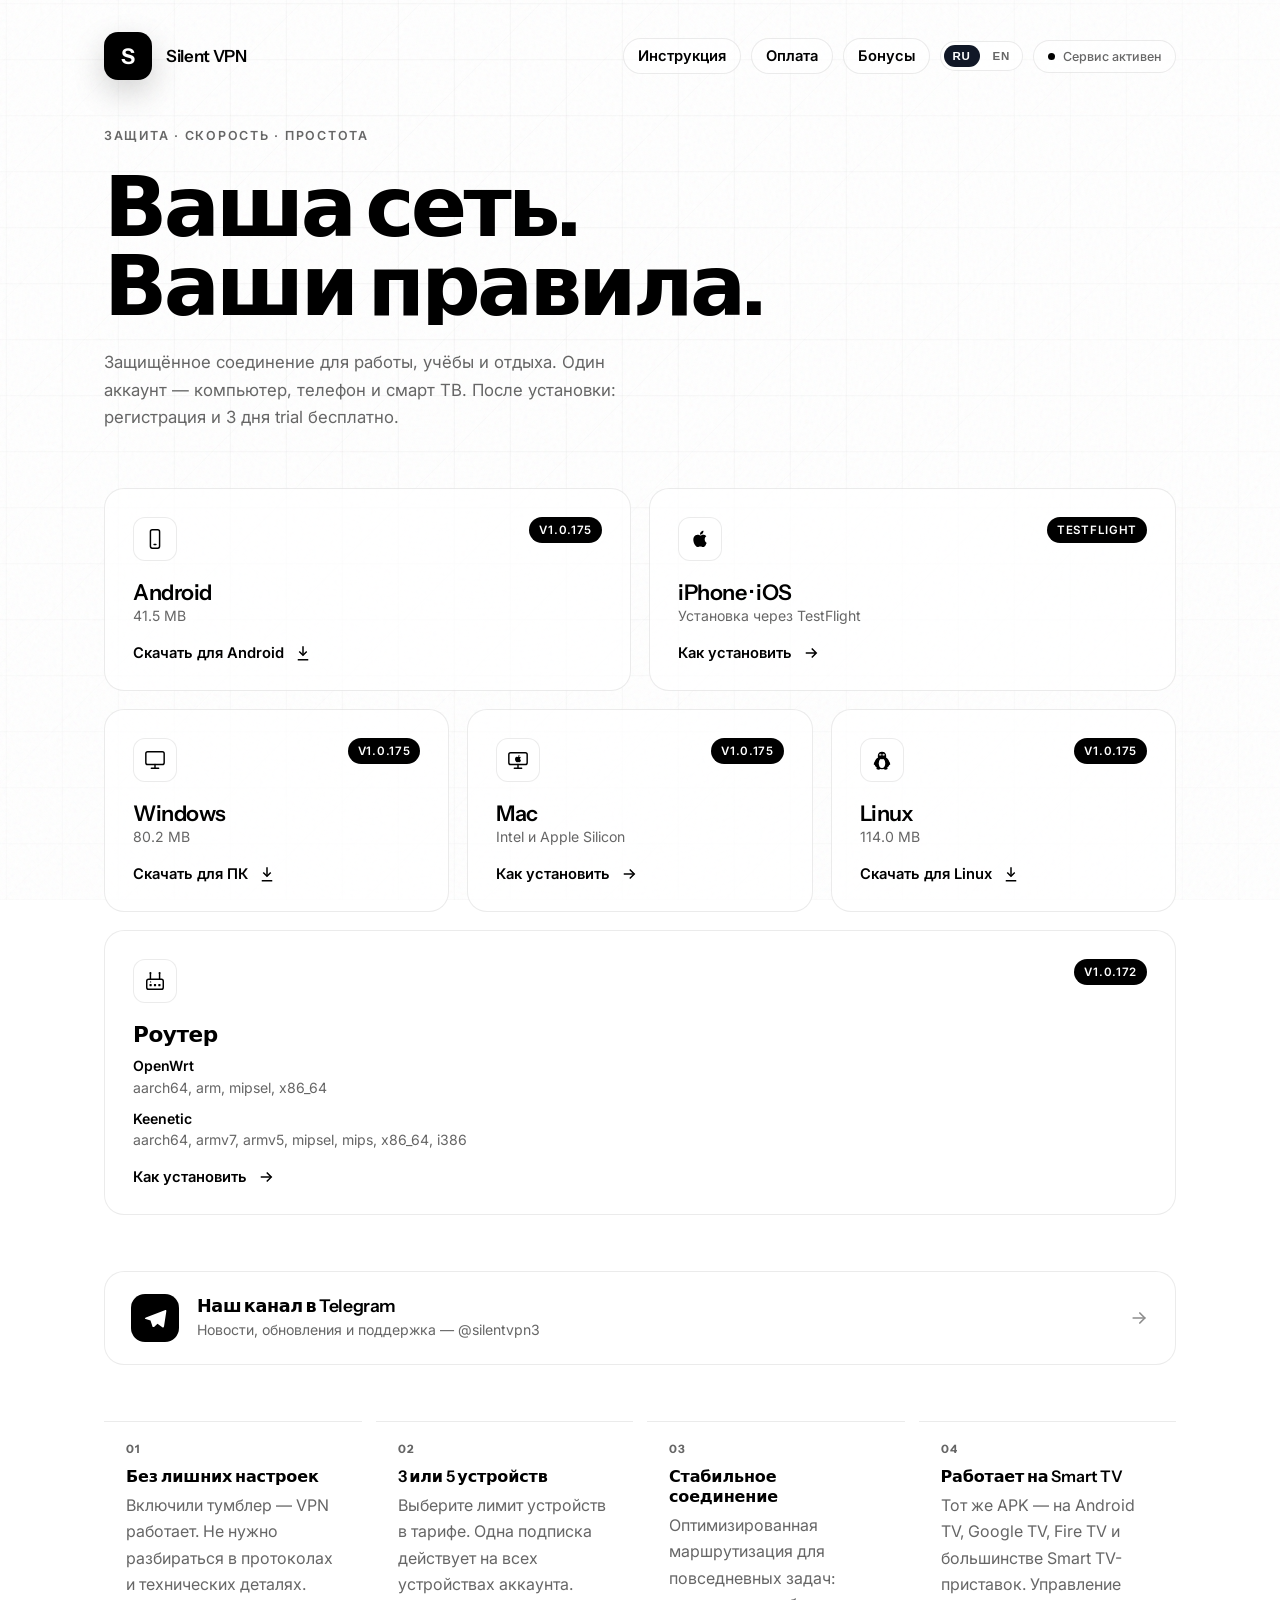
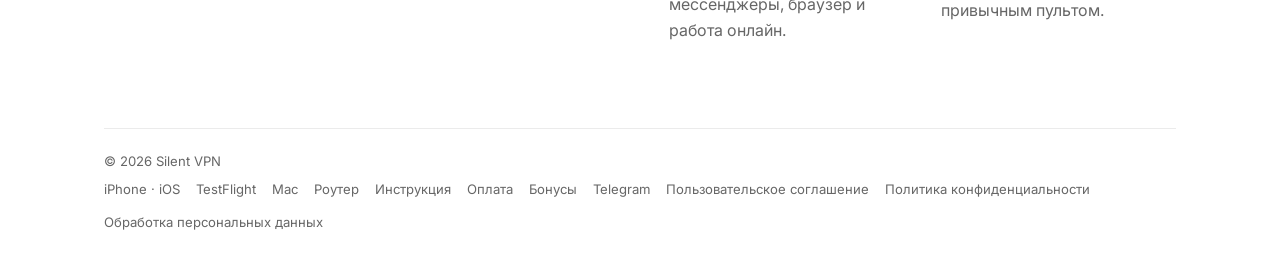
<file: index.html>
<!DOCTYPE html>
<html lang="ru">
<head>
  <meta charset="UTF-8">
  <meta name="viewport" content="width=device-width, initial-scale=1.0">
  <title>Silent VPN — скачать</title>
  <meta name="description" content="Silent VPN — защищённое соединение для работы, учёбы и отдыха. Windows, Android и Smart TV, 3 дня trial бесплатно.">
  <!-- site-build: 20260827-status-above-toggle -->
  <link rel="icon" href="favicon.svg" type="image/svg+xml">
  <link rel="preconnect" href="https://fonts.googleapis.com">
  <link rel="preconnect" href="https://fonts.gstatic.com" crossorigin>
  <link href="https://fonts.googleapis.com/css2?family=Instrument+Sans:wght@400;500;600;700&family=Inter:wght@400;500;600&display=swap" rel="stylesheet">
  <link rel="stylesheet" href="typography.css?v=1">
  <link rel="stylesheet" href="guide.css?v=26">
  <style>
    :root {
      --bg: #ffffff;
      --fg: #000000;
      --muted: #666666;
      --line: rgba(0, 0, 0, 0.08);
      --accent: #1a1a1a;
      --card: rgba(255, 255, 255, 0.72);
      --shadow: 0 24px 80px rgba(0, 0, 0, 0.08);
      --radius: 20px;
    }

    *, *::before, *::after { box-sizing: border-box; margin: 0; padding: 0; }

    html {
      scroll-behavior: smooth;
      -webkit-font-smoothing: antialiased;
    }

    body {
      min-height: 100vh;
      font-family: var(--font-body);
      font-weight: var(--weight-body);
      color: var(--fg);
      background: var(--bg);
      overflow-x: hidden;
    }

    .canvas-bg {
      position: fixed;
      inset: 0;
      z-index: 0;
      pointer-events: none;
    }

    .grain {
      position: fixed;
      inset: 0;
      z-index: 1;
      pointer-events: none;
      opacity: 0.045;
      background-image: url("data:image/svg+xml,%3Csvg viewBox='0 0 256 256' xmlns='http://www.w3.org/2000/svg'%3E%3Cfilter id='n'%3E%3CfeTurbulence type='fractalNoise' baseFrequency='0.85' numOctaves='4' stitchTiles='stitch'/%3E%3C/filter%3E%3Crect width='100%25' height='100%25' filter='url(%23n)'/%3E%3C/svg%3E");
      animation: grainShift 8s steps(10) infinite;
    }

    @keyframes grainShift {
      0%, 100% { transform: translate(0, 0); }
      10% { transform: translate(-2%, -3%); }
      30% { transform: translate(1%, 2%); }
      50% { transform: translate(-1%, 1%); }
      70% { transform: translate(2%, -1%); }
      90% { transform: translate(-2%, 2%); }
    }

    .page {
      position: relative;
      z-index: 2;
      min-height: 100vh;
      display: grid;
      grid-template-rows: auto 1fr auto;
      max-width: 1120px;
      margin: 0 auto;
      padding: 32px 24px 40px;
    }

    header {
      display: flex;
      align-items: center;
      justify-content: space-between;
      gap: 16px;
      animation: fadeUp 0.9s cubic-bezier(0.16, 1, 0.3, 1) both;
    }

    .brand {
      display: flex;
      align-items: center;
      gap: 14px;
      text-decoration: none;
      color: inherit;
    }

    .logo {
      width: 48px;
      height: 48px;
      border-radius: 14px;
      background: #000;
      display: grid;
      place-items: center;
      color: #fff;
      font-family: var(--font-display);
      font-weight: 700;
      font-size: 1.35rem;
      box-shadow: 0 12px 32px rgba(0, 0, 0, 0.18);
      animation: logoFloat 6s ease-in-out infinite;
    }

    @keyframes logoFloat {
      0%, 100% { transform: translateY(0); }
      50% { transform: translateY(-4px); }
    }

    .brand-name {
      font-family: var(--font-display);
      font-weight: 600;
      font-size: 1.05rem;
      letter-spacing: -0.02em;
    }

    .status-pill {
      display: inline-flex;
      align-items: center;
      gap: 8px;
      padding: 8px 14px;
      border: 1px solid var(--line);
      border-radius: 999px;
      font-size: 0.78rem;
      font-weight: 500;
      color: var(--muted);
      backdrop-filter: blur(8px);
      background: rgba(255, 255, 255, 0.6);
    }

    .status-dot {
      width: 7px;
      height: 7px;
      border-radius: 50%;
      background: #000;
      animation: pulse 2.4s ease-in-out infinite;
    }

    @keyframes pulse {
      0%, 100% { opacity: 1; transform: scale(1); }
      50% { opacity: 0.35; transform: scale(0.85); }
    }

    main {
      display: grid;
      align-content: center;
      gap: 56px;
      padding: 48px 0 64px;
    }

    .hero {
      display: grid;
      gap: 24px;
      max-width: 680px;
    }

    .eyebrow {
      font-size: 0.78rem;
      font-weight: 600;
      letter-spacing: 0.14em;
      text-transform: uppercase;
      color: var(--muted);
      animation: fadeUp 0.9s 0.08s cubic-bezier(0.16, 1, 0.3, 1) both;
    }

    h1 {
      font-family: var(--font-display);
      font-size: var(--type-page);
      line-height: 0.95;
      letter-spacing: -0.045em;
      font-weight: var(--weight-display);
    }

    .title-line {
      display: block;
      overflow: hidden;
    }

    .title-line span {
      display: inline-block;
      animation: slideUp 1s cubic-bezier(0.16, 1, 0.3, 1) both;
    }

    .title-line:nth-child(1) span { animation-delay: 0.12s; }
    .title-line:nth-child(2) span { animation-delay: 0.22s; }

    @keyframes slideUp {
      from { transform: translateY(110%); opacity: 0; }
      to { transform: translateY(0); opacity: 1; }
    }

    @keyframes fadeUp {
      from { transform: translateY(18px); opacity: 0; }
      to { transform: translateY(0); opacity: 1; }
    }

    .hero-desc {
      max-width: 520px;
      font-size: var(--type-lead);
      line-height: var(--leading-body);
      color: var(--muted);
      animation: fadeUp 0.9s 0.32s cubic-bezier(0.16, 1, 0.3, 1) both;
    }

    .promo-line {
      display: flex;
      flex-wrap: wrap;
      align-items: center;
      gap: 8px;
      margin-top: 4px;
    }

    .promo-old {
      text-decoration: line-through;
      text-decoration-color: rgba(102, 102, 102, 0.55);
      color: var(--muted);
      opacity: 0.6;
    }

    .promo-badge {
      display: inline-flex;
      align-items: center;
      gap: 6px;
      font-family: var(--font-display);
      font-size: 0.82rem;
      font-weight: 700;
      letter-spacing: 0.01em;
      color: #fff;
      background: var(--accent);
      padding: 5px 12px;
      border-radius: 999px;
      white-space: nowrap;
      animation: promoPulse 2.6s ease-in-out infinite;
    }

    .promo-badge::before {
      content: "";
      width: 6px;
      height: 6px;
      border-radius: 50%;
      background: #fff;
      flex-shrink: 0;
    }

    @keyframes promoPulse {
      0%, 100% { box-shadow: 0 0 0 0 rgba(26, 26, 26, 0.28); }
      50% { box-shadow: 0 0 0 6px rgba(26, 26, 26, 0); }
    }

    .downloads {
      display: grid;
      grid-template-columns: repeat(6, minmax(0, 1fr));
      gap: 18px;
      animation: fadeUp 0.9s 0.42s cubic-bezier(0.16, 1, 0.3, 1) both;
    }

    .downloads > .dl-card-mobile { grid-column: span 3; }
    .downloads > .dl-card-desktop { grid-column: span 2; }

    .dl-card-openwrt {
      grid-column: 1 / -1;
    }

    @media (max-width: 720px) {
      .downloads { grid-template-columns: 1fr; }
      .downloads > .dl-card { grid-column: 1 / -1; }
    }

    .dl-card {
      position: relative;
      display: flex;
      flex-direction: column;
      gap: 18px;
      padding: 28px;
      border: 1px solid var(--line);
      border-radius: var(--radius);
      background: var(--card);
      backdrop-filter: blur(16px);
      text-decoration: none;
      color: inherit;
      overflow: hidden;
      transition: transform 0.45s cubic-bezier(0.16, 1, 0.3, 1),
                  border-color 0.35s ease,
                  box-shadow 0.45s cubic-bezier(0.16, 1, 0.3, 1);
    }

    .dl-card::before {
      content: "";
      position: absolute;
      inset: 0;
      background: linear-gradient(135deg, rgba(0,0,0,0.04) 0%, transparent 55%);
      opacity: 0;
      transition: opacity 0.35s ease;
    }

    .dl-card:hover {
      transform: translateY(-4px);
      border-color: rgba(0, 0, 0, 0.18);
      box-shadow: var(--shadow);
    }

    .dl-card:hover::before { opacity: 1; }

    .dl-top {
      display: flex;
      align-items: flex-start;
      justify-content: space-between;
      gap: 12px;
    }

    .dl-icon {
      width: 44px;
      height: 44px;
      border-radius: 12px;
      border: 1px solid var(--line);
      display: grid;
      place-items: center;
      background: #fff;
    }

    .dl-icon svg {
      width: 22px;
      height: 22px;
      stroke: #000;
      fill: none;
      stroke-width: 1.6;
      stroke-linecap: round;
      stroke-linejoin: round;
    }

    /* Tux: заливка, не stroke-outline */
    .dl-icon-tux svg {
      stroke: none;
      overflow: visible;
    }
    .dl-icon-tux .tux-ink { fill: #000; }
    .dl-icon-tux .tux-belly { fill: #fff; }
    .dl-card-openwrt .r-ant,
    .dl-card-openwrt .r-port,
    .dl-card-openwrt .r-led { fill: #000; stroke: none; }

    .version-badge {
      font-size: 0.72rem;
      font-weight: 600;
      letter-spacing: 0.06em;
      text-transform: uppercase;
      padding: 6px 10px;
      border-radius: 999px;
      background: #000;
      color: #fff;
    }

    .version-badge.loading {
      background: #eee;
      color: #999;
    }

    .dl-title {
      font-family: var(--font-display);
      font-size: var(--type-subsection);
      font-weight: var(--weight-emphasis);
      letter-spacing: -0.02em;
    }

    .dl-meta {
      font-size: 0.88rem;
      color: var(--muted);
      line-height: 1.5;
    }

    .dl-action {
      display: inline-flex;
      align-items: center;
      gap: 10px;
      margin-top: auto;
      font-size: 0.92rem;
      font-weight: 600;
    }

    .dl-action svg {
      width: 18px;
      height: 18px;
      stroke: currentColor;
      fill: none;
      stroke-width: 2;
      transition: transform 0.35s cubic-bezier(0.16, 1, 0.3, 1);
    }

    .dl-card:hover .dl-action svg {
      transform: translateY(3px);
    }

    .dl-card-openwrt:hover .dl-action svg {
      transform: translateX(4px);
    }

    .telegram-block {
      animation: fadeUp 0.9s 0.48s cubic-bezier(0.16, 1, 0.3, 1) both;
    }

    .tg-card {
      display: flex;
      align-items: center;
      gap: 18px;
      padding: 22px 26px;
      border: 1px solid var(--line);
      border-radius: var(--radius);
      background: var(--card);
      backdrop-filter: blur(16px);
      text-decoration: none;
      color: inherit;
      transition: transform 0.45s cubic-bezier(0.16, 1, 0.3, 1),
                  border-color 0.35s ease,
                  box-shadow 0.45s cubic-bezier(0.16, 1, 0.3, 1);
    }

    .tg-card:hover {
      transform: translateY(-3px);
      border-color: rgba(0, 0, 0, 0.18);
      box-shadow: var(--shadow);
    }

    .tg-icon {
      flex-shrink: 0;
      width: 48px;
      height: 48px;
      border-radius: 14px;
      background: #000;
      display: grid;
      place-items: center;
    }

    .tg-icon svg {
      width: 24px;
      height: 24px;
      fill: #fff;
    }

    .tg-copy {
      display: grid;
      gap: 4px;
      min-width: 0;
    }

    .tg-title {
      font-family: var(--font-display);
      font-size: 1.1rem;
      font-weight: 600;
      letter-spacing: -0.02em;
    }

    .tg-sub {
      font-size: 0.88rem;
      color: var(--muted);
      line-height: 1.45;
    }

    .tg-arrow {
      margin-left: auto;
      flex-shrink: 0;
      width: 20px;
      height: 20px;
      stroke: currentColor;
      fill: none;
      stroke-width: 2;
      stroke-linecap: round;
      stroke-linejoin: round;
      opacity: 0.45;
      transition: transform 0.35s cubic-bezier(0.16, 1, 0.3, 1), opacity 0.25s ease;
    }

    .tg-card:hover .tg-arrow {
      opacity: 1;
      transform: translateX(3px);
    }

    .features {
      display: grid;
      grid-template-columns: repeat(auto-fit, minmax(220px, 1fr));
      gap: 14px;
      animation: fadeUp 0.9s 0.52s cubic-bezier(0.16, 1, 0.3, 1) both;
    }

    @media (max-width: 720px) {
      .features { grid-template-columns: 1fr; }
      .tg-card { padding: 20px; }
    }

    .feature {
      padding: 20px 22px;
      border-top: 1px solid var(--line);
    }

    .feature-num {
      font-family: var(--font-display);
      font-size: 0.72rem;
      font-weight: 700;
      letter-spacing: 0.12em;
      color: var(--muted);
      margin-bottom: 10px;
    }

    .feature-title {
      font-family: var(--font-display);
      font-size: 1rem;
      font-weight: 600;
      margin-bottom: 6px;
      letter-spacing: -0.01em;
    }

    .feature-text {
      font-size: var(--type-body);
      line-height: var(--leading-body);
      color: var(--muted);
    }

    .legal-note {
      margin-top: 10px;
      font-size: 0.74rem;
      line-height: 1.55;
      color: #6B7280;
    }

    .legal-note a {
      color: inherit;
      border-bottom: 1px dashed rgba(107, 114, 128, 0.7);
      text-decoration: none;
    }

    .legal-note a:hover {
      color: #111827;
      border-bottom-color: rgba(17, 24, 39, 0.45);
    }

    footer {
      display: flex;
      flex-wrap: wrap;
      align-items: center;
      justify-content: space-between;
      gap: 12px;
      padding-top: 24px;
      border-top: 1px solid var(--line);
      font-size: 0.82rem;
      color: var(--muted);
      animation: fadeUp 0.9s 0.62s cubic-bezier(0.16, 1, 0.3, 1) both;
    }

    footer a {
      color: inherit;
      text-decoration: none;
      border-bottom: 1px solid transparent;
      transition: border-color 0.25s ease, color 0.25s ease;
    }

    footer a:hover {
      color: #000;
      border-bottom-color: rgba(0, 0, 0, 0.35);
    }

    .lang-switch {
      display: inline-flex;
      align-items: center;
      gap: 4px;
      padding: 3px;
      border: 1px solid var(--line);
      border-radius: 999px;
      background: rgba(255, 255, 255, 0.7);
    }

    .lang-switch button {
      border: 0;
      background: transparent;
      border-radius: 999px;
      padding: 5px 9px;
      font-size: 0.72rem;
      font-weight: 700;
      letter-spacing: 0.06em;
      color: var(--muted);
      cursor: pointer;
      transition: background-color 0.2s ease, color 0.2s ease;
    }

    .lang-switch button.is-active {
      background: #111827;
      color: #fff;
    }

    .cursor-glow {
      position: fixed;
      width: 320px;
      height: 320px;
      border-radius: 50%;
      pointer-events: none;
      z-index: 1;
      background: radial-gradient(circle, rgba(0,0,0,0.04) 0%, transparent 70%);
      transform: translate(-50%, -50%);
      transition: opacity 0.3s ease;
      opacity: 0;
    }

    body:hover .cursor-glow { opacity: 1; }

    @media (prefers-reduced-motion: reduce) {
      *, *::before, *::after {
        animation-duration: 0.01ms !important;
        animation-iteration-count: 1 !important;
        transition-duration: 0.01ms !important;
      }
      .cursor-glow { display: none; }
    }
  </style>
</head>
<body>
  <canvas class="canvas-bg" id="gridCanvas" aria-hidden="true"></canvas>
  <div class="grain" aria-hidden="true"></div>
  <div class="cursor-glow" id="cursorGlow" aria-hidden="true"></div>

  <div class="page view" id="view-home">
    <header>
      <a class="brand" href="#" data-open-home>
        <div class="logo" aria-hidden="true">S</div>
        <span class="brand-name">Silent VPN</span>
      </a>
      <div class="header-actions">
        <a class="nav-link" href="#guide" data-open-guide>Инструкция</a>
        <a class="nav-link" href="#payment" data-open-payment>Оплата</a>
        <a class="nav-link" href="#bonuses" data-open-bonuses-page>Бонусы</a>
        <div class="lang-switch" aria-label="Выбор языка">
          <button type="button" data-home-lang="ru" class="is-active">RU</button>
          <button type="button" data-home-lang="en">EN</button>
        </div>
        <div class="status-pill">
          <span class="status-dot" aria-hidden="true"></span>
          <span>Сервис активен</span>
        </div>
      </div>
    </header>

    <main>
      <section class="hero">
        <p class="eyebrow">Защита · Скорость · Простота</p>
        <h1>
          <span class="title-line"><span>Ваша сеть.</span></span>
          <span class="title-line"><span>Ваши правила.</span></span>
        </h1>
        <p class="hero-desc">
          Защищённое соединение для работы, учёбы и отдыха. Один аккаунт — компьютер, телефон и смарт ТВ.
          После установки: регистрация и 3 дня trial бесплатно.
        </p>
      </section>

      <section class="downloads" aria-label="Скачать приложение">
        <a class="dl-card dl-card-mobile" id="androidDownload" href="https://github.com/silentvpn3/silentvpn3.github.io/releases/download/v1.0.175/SilentVPN-release-1.0.175.apk" download>
          <div class="dl-top">
            <div class="dl-icon" aria-hidden="true">
              <svg viewBox="0 0 24 24"><rect x="7" y="2" width="10" height="20" rx="2"/><path d="M11 18h2"/></svg>
            </div>
            <span class="version-badge" id="androidVersion" data-version="1.0.175">v1.0.175</span>
          </div>
          <div>
            <div class="dl-title">Android</div>
            <p class="dl-meta" id="androidMeta">41.5 MB</p>
          </div>
          <span class="dl-action">
            Скачать для Android
            <svg viewBox="0 0 24 24"><path d="M12 3v12"/><path d="m7 10 5 5 5-5"/><path d="M5 21h14"/></svg>
          </span>
        </a>

        <a class="dl-card dl-card-mobile dl-card-ios" id="iosGuide" href="#ios" data-open-ios>
          <div class="dl-top"><div class="dl-icon" aria-hidden="true"><svg viewBox="0 0 24 24"><path fill="currentColor" stroke="none" d="M17.1 12.3c0-2.1 1.7-3.1 1.8-3.2-1-1.5-2.6-1.7-3.2-1.7-1.4-.2-2.7.8-3.4.8-.7 0-1.8-.8-3-.8-1.5 0-3 .9-3.8 2.2-1.6 2.7-.4 6.8 1.1 9  .7 1.1 1.6 2.2 2.8 2.2 1.1 0 1.6-.7 3-.7s1.8.7 3 .7 2-1.1 2.7-2.1c.8-1.2 1.2-2.4 1.2-2.5-.1 0-2.2-.9-2.2-3.9ZM14.8 6c.6-.8 1.1-1.9 1-3-.9 0-2.1.6-2.8 1.4-.6.7-1.2 1.8-1 2.9 1 .1 2.1-.5 2.8-1.3Z"/></svg></div><span class="version-badge">TestFlight</span></div>
          <div><div class="dl-title">iPhone · iOS</div><p class="dl-meta">Установка через TestFlight</p></div>
          <span class="dl-action">Как установить <svg viewBox="0 0 24 24"><path d="M5 12h14m-6-6 6 6-6 6"/></svg></span>
        </a>

        <a class="dl-card dl-card-desktop" id="pcDownload" href="https://github.com/silentvpn3/silentvpn3.github.io/releases/download/v1.0.175/Silent.VPN.Setup.1.0.175.exe" download>
          <div class="dl-top">
            <div class="dl-icon" aria-hidden="true">
              <svg viewBox="0 0 24 24"><rect x="2" y="3" width="20" height="14" rx="2"/><path d="M8 21h8M12 17v4"/></svg>
            </div>
            <span class="version-badge" id="pcVersion" data-version="1.0.175">v1.0.175</span>
          </div>
          <div>
            <div class="dl-title">Windows</div>
            <p class="dl-meta" id="pcMeta">80.2 MB</p>
          </div>
          <span class="dl-action">
            Скачать для ПК
            <svg viewBox="0 0 24 24"><path d="M12 3v12"/><path d="m7 10 5 5 5-5"/><path d="M5 21h14"/></svg>
          </span>
        </a>

        <a class="dl-card dl-card-desktop" id="macGuide" href="#mac" data-open-mac>
          <div class="dl-top">
            <div class="dl-icon" aria-hidden="true">
              <svg viewBox="0 0 24 24"><rect x="2" y="4" width="20" height="13" rx="2"/><path d="M8 21h8M12 17v4"/><path fill="currentColor" stroke="none" transform="translate(6.6 5.1) scale(.45)" d="M17.1 12.3c0-2.1 1.7-3.1 1.8-3.2-1-1.5-2.6-1.7-3.2-1.7-1.4-.2-2.7.8-3.4.8-.7 0-1.8-.8-3-.8-1.5 0-3 .9-3.8 2.2-1.6 2.7-.4 6.8 1.1 9 .7 1.1 1.6 2.2 2.8 2.2 1.1 0 1.6-.7 3-.7s1.8.7 3 .7 2-1.1 2.7-2.1c.8-1.2 1.2-2.4 1.2-2.5-.1 0-2.2-.9-2.2-3.9ZM14.8 6c.6-.8 1.1-1.9 1-3-.9 0-2.1.6-2.8 1.4-.6.7-1.2 1.8-1 2.9 1 .1 2.1-.5 2.8-1.3Z"/></svg>
            </div>
            <span class="version-badge" id="macVersion" data-version="1.0.175">v1.0.175</span>
          </div>
          <div>
            <div class="dl-title">Mac</div>
            <p class="dl-meta" id="macMeta">Intel и Apple Silicon</p>
          </div>
          <span class="dl-action">
            Как установить
            <svg viewBox="0 0 24 24"><path d="M5 12h14"/><path d="m13 6 6 6-6 6"/></svg>
          </span>
        </a>

        <a class="dl-card dl-card-desktop dl-card-linux" id="linuxDownload" href="https://github.com/silentvpn3/silentvpn3.github.io/releases/download/v1.0.175/Silent.VPN.Setup.1.0.175.deb" download>
          <div class="dl-top">
            <div class="dl-icon dl-icon-tux" aria-hidden="true">
              <svg viewBox="0 0 24 24">
                <!-- сидящий Tux: лапы → тело → брюшко → ласты → голова → клюв → глаза -->
                <ellipse class="tux-ink" cx="8.2" cy="21.4" rx="2.4" ry="1.15"/>
                <ellipse class="tux-ink" cx="15.8" cy="21.4" rx="2.4" ry="1.15"/>
                <path class="tux-ink" d="M12 3.2c-2.6 0-4.6 2-4.6 4.5 0 .55.1 1.05.28 1.5C5.4 10.5 3.8 13 3.8 15.8c0 3.7 3.5 6.2 8.2 6.2s8.2-2.5 8.2-6.2c0-2.8-1.6-5.3-3.88-6.6.18-.45.28-.95.28-1.5 0-2.5-2-4.5-4.6-4.5z"/>
                <ellipse class="tux-belly" cx="12" cy="15.6" rx="3.5" ry="5.1"/>
                <path class="tux-ink" d="M6.2 12.2c-2.4 1.1-3.6 3.4-3 5.6 1.7-1.4 3.1-2.6 3.8-4.8-.3-.25-.55-.55-.8-.8z"/>
                <path class="tux-ink" d="M17.8 12.2c2.4 1.1 3.6 3.4 3 5.6-1.7-1.4-3.1-2.6-3.8-4.8.3-.25.55-.55.8-.8z"/>
                <circle class="tux-ink" cx="12" cy="7.1" r="4.15"/>
                <path class="tux-ink" d="M12.15 8.15 L17.1 9.35 L12.15 10.7 Z"/>
                <circle class="tux-belly" cx="10.25" cy="6.25" r="1.2"/>
                <circle class="tux-belly" cx="13.75" cy="6.25" r="1.2"/>
                <circle class="tux-ink" cx="10.55" cy="6.45" r="0.52"/>
                <circle class="tux-ink" cx="14.05" cy="6.45" r="0.52"/>
              </svg>
            </div>
            <span class="version-badge" id="linuxVersion" data-version="1.0.175">v1.0.175</span>
          </div>
          <div>
            <div class="dl-title">Linux</div>
            <p class="dl-meta" id="linuxMeta">114.0 MB</p>
          </div>
          <span class="dl-action">
            Скачать для Linux
            <svg viewBox="0 0 24 24"><path d="M12 3v12"/><path d="m7 10 5 5 5-5"/><path d="M5 21h14"/></svg>
          </span>
        </a>

        <a class="dl-card dl-card-openwrt" id="openwrtGuide" href="#openwrt" data-open-openwrt>
          <div class="dl-top">
            <div class="dl-icon" aria-hidden="true">
              <svg viewBox="0 0 24 24">
                <path d="M7 10V4"/>
                <path d="M17 10V4"/>
                <circle class="r-ant" cx="7" cy="3.2" r="1.15"/>
                <circle class="r-ant" cx="17" cy="3.2" r="1.15"/>
                <rect x="3" y="10" width="18" height="11" rx="2"/>
                <rect class="r-port" x="6" y="15.2" width="2.4" height="2.4" rx="0.4"/>
                <rect class="r-port" x="10.8" y="15.2" width="2.4" height="2.4" rx="0.4"/>
                <rect class="r-port" x="15.6" y="15.2" width="2.4" height="2.4" rx="0.4"/>
                <circle class="r-led" cx="7.2" cy="13" r="0.7"/>
              </svg>
            </div>
            <span class="version-badge" id="openwrtVersion" data-version="1.0.172" data-openwrt-version="1.0.172" data-keenetic-version="1.0.172">v1.0.172</span>
          </div>
          <div>
            <div class="dl-title">Роутер</div>
            <div class="router-architectures"><p class="dl-meta"><strong>OpenWrt</strong><br>aarch64, arm, mipsel, x86_64</p><p class="dl-meta"><strong>Keenetic</strong><br>aarch64, armv7, armv5, mipsel, mips, x86_64, i386</p></div>
          </div>
          <span class="dl-action">
            Как установить
            <svg viewBox="0 0 24 24"><path d="M5 12h14"/><path d="m13 6 6 6-6 6"/></svg>
          </span>
        </a>
      </section>

      <section class="telegram-block" aria-label="Telegram-канал">
        <a class="tg-card" href="https://telegram.me/silentvpn3" target="_blank" rel="noopener noreferrer">
          <span class="tg-icon" aria-hidden="true">
            <svg viewBox="0 0 24 24" xmlns="http://www.w3.org/2000/svg">
              <path d="M21.8 4.2 2.9 11.5c-1.3.5-1.3 1.2-.2 1.5l4.8 1.5 1.9 5.7c.2.7.4.9 1 .9.6 0 .9-.3 1.2-.6l2.9-2.8 4.8 3.5c.9.5 1.5.2 1.7-.8L23.3 5.5c.3-1.2-.5-1.7-1.5-1.3ZM9.4 14.7l-.3 3.4 1.5-2.1 7.4-6.7c.3-.3 0-.4-.3-.2L9.4 14.7Z"/>
            </svg>
          </span>
          <span class="tg-copy">
            <span class="tg-title">Наш канал в Telegram</span>
            <span class="tg-sub">Новости, обновления и поддержка — @silentvpn3</span>
          </span>
          <svg class="tg-arrow" viewBox="0 0 24 24" aria-hidden="true">
            <path d="M5 12h14"/><path d="m13 6 6 6-6 6"/>
          </svg>
        </a>
      </section>

      <section class="features">
        <article class="feature">
          <div class="feature-num">01</div>
          <h2 class="feature-title">Без лишних настроек</h2>
          <p class="feature-text">Включили тумблер — VPN работает. Не нужно разбираться в протоколах и технических деталях.</p>
        </article>
        <article class="feature">
          <div class="feature-num">02</div>
          <h2 class="feature-title">3 или 5 устройств</h2>
          <p class="feature-text">Выберите лимит устройств в тарифе. Одна подписка действует на всех устройствах аккаунта.</p>
        </article>
        <article class="feature">
          <div class="feature-num">03</div>
          <h2 class="feature-title">Стабильное соединение</h2>
          <p class="feature-text">Оптимизированная маршрутизация для повседневных задач: мессенджеры, браузер и работа онлайн.</p>
        </article>
        <article class="feature">
          <div class="feature-num">04</div>
          <h2 class="feature-title">Работает на Smart TV</h2>
          <p class="feature-text">Тот же APK — на Android TV, Google TV, Fire TV и большинстве Smart TV-приставок. Управление привычным пультом.</p>
        </article>
      </section>

    </main>

    <footer>
      <span>© 2026 Silent VPN</span>
      <div style="display:flex;gap:16px;flex-wrap:wrap">
        <a href="#ios" data-open-ios>iPhone · iOS</a>
        <a href="#testflight" data-open-testflight>TestFlight</a>
        <a href="#mac" data-open-mac>Mac</a>
        <a href="#openwrt" data-open-openwrt>Роутер</a>
        <a href="#guide" data-open-guide>Инструкция</a>
        <a href="#payment" data-open-payment>Оплата</a>
        <a href="#bonuses" data-open-bonuses-page>Бонусы</a>
        <a href="https://telegram.me/silentvpn3" target="_blank" rel="noopener noreferrer">Telegram</a>
        <a href="#terms" data-open-terms>Пользовательское соглашение</a>
        <a href="#privacy" data-open-privacy>Политика конфиденциальности</a>
        <a href="#pdn" data-open-pdn>Обработка персональных данных</a>
      </div>
    </footer>
  </div>

  <!-- ========== MAC INSTALL VIEW ========== -->

  <div class="guide-page view ios-install" id="view-ios" hidden>
    <header><a class="brand" href="#" data-open-home><div class="logo" aria-hidden="true">S</div><span class="brand-name">Silent VPN</span></a><div class="header-actions"><a class="nav-link" href="#" data-open-home>← На главную</a><div class="lang-switch"><button type="button" data-global-lang="ru">RU</button><button type="button" data-global-lang="en">EN</button></div></div></header>
    <section class="guide-hero install-doc"><h1>Silent VPN<br>на iPhone</h1><p class="ios-intro">Три шага до подключения. Установите TestFlight, скачайте Silent VPN по приглашению и войдите в аккаунт.</p><a class="ios-text-link" href="#testflight" data-open-testflight>Что такое TestFlight?</a></section>
    <div class="install-doc">
      <section class="install-step"><div class="guide-section-num">01</div><h2>Установите TestFlight</h2><p>Это бесплатное приложение Apple, через которое устанавливается Silent VPN для iOS. Откройте App Store на iPhone и скачайте TestFlight.</p><div class="ios-actions"><a class="install-button" href="https://apps.apple.com/app/testflight/id899247664" target="_blank" rel="noopener noreferrer">Скачать TestFlight<svg viewBox="0 0 24 24" aria-hidden="true"><path d="M5 12h14m-6-6 6 6-6 6"/></svg></a></div></section>
      <section class="install-step"><div class="guide-section-num">02</div><h2>Скачайте Silent VPN</h2><p>Откройте приглашение на том же iPhone. В TestFlight примите приглашение и нажмите «Установить». Если клиент уже установлен, нажмите «Обновить».</p><div class="ios-actions"><a class="install-button" href="https://testflight.apple.com/join/FVCNuq38" target="_blank" rel="noopener noreferrer">Установить Silent VPN<svg viewBox="0 0 24 24" aria-hidden="true"><path d="M5 12h14m-6-6 6 6-6 6"/></svg></a></div></section>
      <section class="install-step"><div class="guide-section-num">03</div><h2>Войдите или зарегистрируйтесь</h2><p>Откройте Silent VPN. Если аккаунт уже есть, войдите с вашей почтой и паролем — он общий для всех устройств. Для нового аккаунта выберите регистрацию и подтвердите почту. Затем включите VPN и разрешите добавление VPN-конфигурации, когда iPhone предложит это сделать.</p><div class="ios-actions"><a class="install-button" href="#guide" data-open-guide>Как войти или зарегистрироваться<svg viewBox="0 0 24 24" aria-hidden="true"><path d="M5 12h14m-6-6 6 6-6 6"/></svg></a></div></section>
    </div>
    <footer><a href="#" data-open-home>На главную</a><a href="#ios" data-open-ios>Установка на iPhone</a></footer>
  </div>
  <div class="guide-page view ios-install" id="view-testflight" hidden>
    <header><a class="brand" href="#" data-open-home><div class="logo" aria-hidden="true">S</div><span class="brand-name">Silent VPN</span></a><div class="header-actions"><a class="nav-link" href="#" data-open-home>← На главную</a><div class="lang-switch"><button type="button" data-global-lang="ru">RU</button><button type="button" data-global-lang="en">EN</button></div></div></header>
    <section class="guide-hero install-doc"><h1>Что такое<br>TestFlight</h1><p class="ios-intro">Приложение Apple для установки и обновления тестовых версий приложений. Silent VPN для iPhone распространяется через него по приглашению.</p></section>
    <div class="install-doc">
      <section class="install-step"><h2>Как это работает</h2><p>Сначала вы скачиваете TestFlight из App Store, затем открываете наше приглашение и устанавливаете Silent VPN. После установки запускайте Silent VPN как обычное приложение с главного экрана iPhone.</p><div class="ios-actions"><a class="install-button" href="#ios" data-open-ios >К установке на iPhone<svg viewBox="0 0 24 24" aria-hidden="true"><path d="M5 12h14m-6-6 6 6-6 6"/></svg></a></div></section>
      <section class="install-step"><h2>Обновления и срок сборки</h2><p>Каждая сборка доступна до 90 дней с момента загрузки разработчиком. Оставшийся срок виден в TestFlight. Устанавливайте новые версии по мере выхода; в TestFlight можно включить автоматические обновления.</p></section>
      <section class="install-step"><h2>Если приглашение не открывается</h2><p>Убедитесь, что TestFlight установлен, и откройте приглашение на iPhone ещё раз. Если Apple сообщает, что новые тестировщики не принимаются, повторите позже или напишите нам в Telegram.</p><div class="ios-actions"><a class="install-button" href="https://testflight.apple.com/join/FVCNuq38" target="_blank" rel="noopener noreferrer">Открыть приглашение<svg viewBox="0 0 24 24" aria-hidden="true"><path d="M5 12h14m-6-6 6 6-6 6"/></svg></a><a class="install-button" href="https://telegram.me/silentvpn3" target="_blank" rel="noopener noreferrer">Написать в Telegram<svg viewBox="0 0 24 24" aria-hidden="true"><path d="M5 12h14m-6-6 6 6-6 6"/></svg></a></div></section>
      <section class="install-step"><h2>Подробнее у Apple</h2><p>Официальная инструкция Apple объясняет установку, обновления и отправку отзывов через TestFlight.</p><div class="ios-actions"><a class="install-button" href="https://testflight.apple.com/" target="_blank" rel="noopener noreferrer">Инструкция Apple<svg viewBox="0 0 24 24" aria-hidden="true"><path d="M5 12h14m-6-6 6 6-6 6"/></svg></a></div></section>
    </div>
    <footer><a href="#" data-open-home>На главную</a><a href="#ios" data-open-ios>Установка на iPhone</a></footer>
  </div>

  <div class="guide-page view" id="view-mac" hidden>
    <header style="display:flex;align-items:center;justify-content:space-between;gap:16px;margin-bottom:8px">
      <a class="brand" href="#" data-open-home>
        <div class="logo" aria-hidden="true">S</div>
        <span class="brand-name">Silent VPN</span>
      </a>
      <div class="header-actions">
        <a class="nav-link" href="#" data-open-home>← На главную</a>
        <div class="status-pill">
          <span class="status-dot" aria-hidden="true"></span>
          <span>Mac</span>
        </div>
      </div>
    </header>

    <section class="guide-hero install-doc">
      <p class="eyebrow">macOS</p>
      <h1>Установка на Mac</h1>
    </section>

    <div class="mac-downloads">
      <a class="dl-card" id="macX64Download" href="https://github.com/silentvpn3/silentvpn3.github.io/releases/download/v1.0.175/Silent.VPN.Setup.1.0.175-x64.dmg" download>
        <div class="dl-top">
          <span class="version-badge" id="macX64Version">v1.0.175</span>
        </div>
        <div>
          <div class="dl-title">Intel</div>
          <p class="dl-meta" id="macX64Meta">Процессоры Intel</p>
        </div>
        <span class="dl-action">Скачать для Intel</span>
      </a>
      <a class="dl-card" id="macArmDownload" href="https://github.com/silentvpn3/silentvpn3.github.io/releases/download/v1.0.175/Silent.VPN.Setup.1.0.175-arm64.dmg" download>
        <div class="dl-top">
          <span class="version-badge" id="macArmVersion">v1.0.175</span>
        </div>
        <div>
          <div class="dl-title">Apple Silicon</div>
          <p class="dl-meta" id="macArmMeta">Mac с чипом серии M</p>
        </div>
        <span class="dl-action">Скачать для Apple Silicon</span>
      </a>
    </div>

    <div class="mac-stage" aria-hidden="true">
      <div class="mac-window">
        <div class="mac-titlebar">
          <div class="mac-dots"><span></span><span></span><span></span></div>
          <span class="mac-wtitle">Silent VPN 1.0.175</span>
        </div>
        <div class="mac-finder">
          <div class="mac-slot">
            <div class="mac-appico">S</div>
            <span class="mac-label">Silent VPN</span>
          </div>
          <svg class="mac-arrow" viewBox="0 0 72 60" aria-hidden="true">
            <path d="M5 21 H30 V9 L66 30 L30 51 V39 H5 Z" fill="none" stroke="#6a6a6e" stroke-width="2.15" stroke-dasharray="5.2 3.7" stroke-linejoin="miter"/>
          </svg>
          <div class="mac-slot">
            <img class="mac-folder" src="mac-applications-folder.png" alt="" width="104" height="104">
            <span class="mac-label">Applications</span>
          </div>
          <div class="mac-ghost">S</div>
        </div>
      </div>
      <p class="mac-caption mac-cap-1">Перетащите Silent VPN в «Программы»</p>
      <p class="mac-caption mac-cap-2">Разрешите установку службы VPN</p>
      <p class="mac-caption mac-cap-3">Дождитесь статуса «Подключено»</p>
    </div>

    <div class="install-doc">
      <section class="install-step">
        <div class="guide-section-num">01</div>
        <h2>Скачайте приложение</h2>
        <p>Выберите кнопку выше: Intel — для Mac с процессором Intel, Apple Silicon — для Mac с чипом серии M.</p>
      </section>
      <section class="install-step">
        <div class="guide-section-num">02</div>
        <h2>Установите приложение</h2>
        <p>Откройте скачанный файл .dmg и перетащите Silent VPN на папку Applications («Программы»).</p>
      </section>
      <section class="install-step">
        <div class="guide-section-num">03</div>
        <h2>Запустите Silent VPN</h2>
        <p>Откройте Silent VPN из папки «Программы». При предупреждении о непроверенном разработчике перейдите в «Системные настройки» → «Конфиденциальность и безопасность» → «Все равно открыть» и подтвердите запуск.</p>
      </section>
      <section class="install-step">
        <div class="guide-section-num">04</div>
        <h2>Разрешите работу VPN</h2>
        <p>Если macOS запросит пароль, введите пароль администратора Mac для установки службы VPN.</p>
      </section>
      <section class="install-step">
        <div class="guide-section-num">05</div>
        <h2>Войдите и подключитесь</h2>
        <p>Зарегистрируйтесь или войдите в аккаунт. Включите тумблер на главном экране и дождитесь статуса «Подключено».</p>
      </section>
    </div>

    <footer style="margin-top:40px;padding-top:24px;border-top:1px solid var(--line);display:flex;justify-content:space-between;flex-wrap:wrap;gap:12px;font-size:0.82rem;color:var(--muted)">
      <span>© 2026 Silent VPN</span>
      <a href="#" data-open-home style="color:inherit;text-decoration:none">На главную</a>
    </footer>
  </div>

  <!-- ========== OPENWRT INSTALL VIEW ========== -->
  <div class="guide-page view" id="view-openwrt" hidden>
    <header style="display:flex;align-items:center;justify-content:space-between;gap:16px;margin-bottom:8px">
      <a class="brand" href="#" data-open-home>
        <div class="logo" aria-hidden="true">S</div>
        <span class="brand-name">Silent VPN</span>
      </a>
      <div class="header-actions">
        <a class="nav-link" href="#" data-open-home>← На главную</a>
        <a class="nav-link" href="#guide" data-open-guide>Инструкция</a>
        <div class="status-pill">
          <span class="status-dot" aria-hidden="true"></span>
          <span>Роутер</span>
        </div>
      </div>
    </header>

    <section class="guide-hero install-doc">
      <p class="eyebrow">OpenWrt 23.05+ / Keenetic + Entware</p>
      <h1>Установка на роутер</h1>
      <p class="hero-desc">Система и процессор определяются автоматически</p>
    </section>

    <div class="install-doc">
      <aside class="install-step" aria-label="Подготовка">
        <h2>Подготовка</h2>
        <div class="router-platform">
          <h3>Подготовка OpenWrt</h3>
          <p>Нужен OpenWrt 23.05 или новее и доступ к роутеру по SSH.</p>
        </div>
        <div class="router-platform">
          <h3>Подготовка Keenetic</h3>
          <p>Перед установкой настройте Entware и включите компонент «Поддержка открытых пакетов» (OPKG).</p>
        </div>
      </aside>

      <section class="install-step">
        <div class="guide-section-num">01</div>
        <h2>Подключитесь по SSH</h2>
        <p>Откройте PowerShell или терминал на компьютере. В командах замените 192.168.1.1 на IP своего роутера.</p>
        <div class="router-platform">
          <h3>SSH OpenWrt</h3>
          <div class="cmd-block">
            <button type="button" class="cmd-copy" data-copy-cmd>Копировать</button>
            <pre>ssh root@192.168.1.1</pre>
          </div>
          <p>Пароль — как в веб-панели роутера.</p>
        </div>
        <div class="router-platform">
          <h3>SSH Keenetic</h3>
          <p>Используйте пароль Entware. Выберите команду с портом из журнала установки Entware.</p>
          <p>Если порт 22:</p>
          <div class="cmd-block">
            <button type="button" class="cmd-copy" data-copy-cmd>Копировать</button>
            <pre>ssh -p 22 root@192.168.1.1</pre>
          </div>
          <p>Если порт 222:</p>
          <div class="cmd-block">
            <button type="button" class="cmd-copy" data-copy-cmd>Копировать</button>
            <pre>ssh -p 222 root@192.168.1.1</pre>
          </div>
        </div>
      </section>

      <section class="install-step">
        <div class="guide-section-num">02</div>
        <h2>Проверьте свободное место</h2>
        <div class="router-platform">
          <h3>Память OpenWrt</h3>
          <div class="cmd-block">
            <button type="button" class="cmd-copy" data-copy-cmd>Копировать</button>
            <pre>df -h /tmp /usr; awk '/^MemAvailable:/ {a=$2} /^MemFree:/ {f=$2} END {printf "RAM available: %.1f MB\n", (a ? a : f) / 1024}' /proc/meminfo</pre>
          </div>
          <p>Смотрите колонку Available: в строке /tmp нужно от 30 МБ, в строке внутренней памяти (обычно overlayfs:/overlay) — от 25 МБ. RAM available — от 30 МБ.</p>
        </div>
        <div class="router-platform">
          <h3>Память Keenetic</h3>
          <div class="cmd-block">
            <button type="button" class="cmd-copy" data-copy-cmd>Копировать</button>
            <pre>df -h /opt; awk '/^MemAvailable:/ {a=$2} /^MemFree:/ {f=$2} END {printf "RAM available: %.1f MB\n", (a ? a : f) / 1024}' /proc/meminfo</pre>
          </div>
          <p>Смотрите колонку Available: в строке /opt нужно от 60 МБ. RAM available — от 32 МБ.</p>
        </div>
      </section>

      <section class="install-step">
        <div class="guide-section-num">03</div>
        <h2>Установка</h2>
        <p>Роутеру нужен интернет. Скрипт сам проверит память, скачает сборку для вашего процессора и удалит временные файлы. Выполните и дождитесь «Готово»:</p>
        <div class="router-platform">
          <h3>Установка OpenWrt</h3>
          <div class="cmd-block">
            <button type="button" class="cmd-copy" data-copy-cmd>Копировать</button>
            <pre>wget -O /tmp/sv.sh https://silentvpn3.github.io/router-install.sh &amp;&amp; sh /tmp/sv.sh</pre>
          </div>
          <p>Если появляется ошибка SSL/сертификата («Unable to establish SSL connection»), выполните:</p>
          <div class="cmd-block">
            <button type="button" class="cmd-copy" data-copy-cmd>Копировать</button>
            <pre>wget -O /tmp/sv.sh http://silentvpn3.github.io/router-install.sh &amp;&amp; sh /tmp/sv.sh</pre>
          </div>
        </div>
        <div class="router-platform">
          <h3>Установка Keenetic</h3>
          <div class="cmd-block">
            <button type="button" class="cmd-copy" data-copy-cmd>Копировать</button>
            <pre>wget -O /tmp/sv.sh https://silentvpn3.github.io/router-install.sh &amp;&amp; sh /tmp/sv.sh</pre>
          </div>
          <p>Если появляется ошибка SSL/сертификата («Unable to establish SSL connection»), выполните:</p>
          <div class="cmd-block">
            <button type="button" class="cmd-copy" data-copy-cmd>Копировать</button>
            <pre>wget -O /tmp/sv.sh http://silentvpn3.github.io/router-install.sh &amp;&amp; sh /tmp/sv.sh</pre>
          </div>
        </div>
      </section>

      <section class="install-step">
        <div class="guide-section-num">04</div>
        <h2>Вход</h2>
        <p>Откройте адрес панели в браузере. Замените 192.168.1.1 на IP своего роутера.</p>
        <div class="router-platform">
          <h3>Панель OpenWrt</h3>
          <div class="cmd-block">
            <button type="button" class="cmd-copy" data-copy-cmd>Копировать</button>
            <pre>http://192.168.1.1.silent.vpn</pre>
          </div>
        </div>
        <div class="router-platform">
          <h3>Панель Keenetic</h3>
          <div class="cmd-block">
            <button type="button" class="cmd-copy" data-copy-cmd>Копировать</button>
            <pre>http://192.168.1.1.silent.vpn</pre>
          </div>
        </div>
        <p>Войдите в аккаунт Silent VPN. В «Исключениях» включите «Российские сервисы мимо VPN», затем включите VPN.</p>
      </section>

      <section class="install-step">
        <div class="guide-section-num">05</div>
        <h2>Удаление</h2>
        <div class="router-platform">
          <h3>Удаление OpenWrt</h3>
          <p>Данные входа и настройки сохранятся.</p>
          <div class="cmd-block">
            <button type="button" class="cmd-copy" data-copy-cmd>Копировать</button>
            <pre>wget -O /tmp/sv-rm.sh https://silentvpn3.github.io/openwrt-uninstall.sh &amp;&amp; sh /tmp/sv-rm.sh --keep-data</pre>
          </div>
          <p>Для полного удаления вместе с данными входа и настройками:</p>
          <div class="cmd-block">
            <button type="button" class="cmd-copy" data-copy-cmd>Копировать</button>
            <pre>wget -O /tmp/sv-rm.sh https://silentvpn3.github.io/openwrt-uninstall.sh &amp;&amp; sh /tmp/sv-rm.sh --purge</pre>
          </div>
        </div>
        <div class="router-platform">
          <h3>Удаление Keenetic</h3>
          <div class="cmd-block">
            <button type="button" class="cmd-copy" data-copy-cmd>Копировать</button>
            <pre>wget -O /tmp/svk-rm.sh https://silentvpn3.github.io/keenetic-uninstall.sh &amp;&amp; sh /tmp/svk-rm.sh</pre>
          </div>
          <p>Аккаунт и настройки сохранятся. Если хотите удалить и их, используйте команду ниже:</p>
          <div class="cmd-block">
            <button type="button" class="cmd-copy" data-copy-cmd>Копировать</button>
            <pre>wget -O /tmp/svk-rm.sh https://silentvpn3.github.io/keenetic-uninstall.sh &amp;&amp; sh /tmp/svk-rm.sh --purge</pre>
          </div>
        </div>
      </section>

      <section class="install-step">
        <div class="guide-section-num">06</div>
        <h2>Обновление</h2>
        <p>Способ 1 — через SSH</p>
        <div class="router-platform">
          <h3>Обновление OpenWrt</h3>
          <p>Повторите установку без удаления. Аккаунт и настройки сохранятся.</p>
          <div class="cmd-block">
            <button type="button" class="cmd-copy" data-copy-cmd>Копировать</button>
            <pre>wget -O /tmp/sv.sh https://silentvpn3.github.io/router-install.sh &amp;&amp; sh /tmp/sv.sh</pre>
          </div>
        </div>
        <div class="router-platform">
          <h3>Обновление Keenetic</h3>
          <p>Повторите установку без удаления. Аккаунт и настройки сохранятся.</p>
          <div class="cmd-block">
            <button type="button" class="cmd-copy" data-copy-cmd>Копировать</button>
            <pre>wget -O /tmp/sv.sh https://silentvpn3.github.io/router-install.sh &amp;&amp; sh /tmp/sv.sh</pre>
          </div>
        </div>
        <div class="router-platform">
          <h3>Способ 2 — через панель</h3>
          <p>Когда выйдет новая версия, внизу главного экрана панели появится кнопка обновления. Нажмите её и дождитесь завершения.</p>
          <p>Во время установки обновления VPN временно отключится, затем подключится автоматически. Настройки и вход в аккаунт сохранятся.</p>
        </div>
      </section>
    </div>

    <footer style="margin-top:40px;padding-top:24px;border-top:1px solid var(--line);display:flex;justify-content:space-between;flex-wrap:wrap;gap:12px;font-size:0.82rem;color:var(--muted)">
      <span>© 2026 Silent VPN</span>
      <a href="#" data-open-home style="color:inherit;text-decoration:none">На главную</a>
    </footer>
  </div>

  <!-- ========== GUIDE VIEW ========== -->
  <div class="guide-page view" id="view-guide" hidden>
    <header style="display:flex;align-items:center;justify-content:space-between;gap:16px;margin-bottom:8px">
      <a class="brand" href="#" data-open-home>
        <div class="logo" aria-hidden="true">S</div>
        <span class="brand-name">Silent VPN</span>
      </a>
      <div class="header-actions">
        <a class="nav-link" href="#" data-open-home>← На главную</a>
        <div class="status-pill">
          <span class="status-dot" aria-hidden="true"></span>
          <span>Гайд</span>
        </div>
      </div>
    </header>

    <section class="guide-hero">
      <h1>Быстрый старт<br>с Silent VPN</h1>
    </section>

    <nav class="guide-toc" aria-label="Разделы инструкции">
      <button type="button" class="toc-chip is-active" data-jump="g-register">Регистрация</button>
      <button type="button" class="toc-chip" data-jump="g-login">Вход</button>
      <button type="button" class="toc-chip" data-jump="g-excl">Исключения</button>
      <button type="button" class="toc-chip" data-jump="g-server">Выбор сервера</button>
      <button type="button" class="toc-chip" data-jump="g-connect">Подключение</button>
      <button type="button" class="toc-chip" data-jump="g-sessions">Сессии</button>
    </nav>

    <!-- 05 connect preview -->
    <section class="guide-section" id="g-connect">
      <div>
        <div class="guide-section-num">05</div>
        <h2>Подключение VPN</h2>
        <div class="guide-section-text">
          <p>После входа откройте главный экран и включите VPN тумблером. Надпись над тумблером сменится с «Отключено» на зелёное «Подключено».</p>
          <ul class="guide-bullets">
            <li>Одно нажатие включает VPN</li>
            <li>Повторное нажатие отключает VPN</li>
            <li>Статус подключения — над тумблером; когда VPN включён, надпись зелёная</li>
          </ul>
        </div>
      </div>
      <div class="demo-shell">
        <div class="demo-stage" data-demo="overview">
          <div class="demo-device">
            <div class="demo-screen is-app">
              <div class="demo-home">
                <div class="demo-titlebar">
                  <button type="button" class="demo-menu-trigger" aria-label="Меню">
                    <span></span><span></span><span></span>
                  </button>
                  <div class="demo-titlebar-title">Silent VPN</div>
                </div>
                <div class="demo-home-body">
                  <div class="demo-status" data-status>Отключено</div>
                  <div class="demo-toggle" data-toggle>
                    <span class="demo-toggle-knob">
                      <span class="demo-knob-spin"></span>
                    </span>
                  </div>
                </div>
              </div>
            </div>
          </div>
          <div class="demo-cursor" aria-hidden="true">
            <svg viewBox="0 0 24 24"><path d="M4 3.5 19 12l-7.2 1.6L9.2 21 4 3.5z"/></svg>
          </div>
        </div>
      </div>
    </section>

    <!-- 02 register -->
    <section class="guide-section reverse" id="g-register">
      <div>
        <div class="guide-section-num">01</div>
        <h2>Регистрация</h2>
        <div class="guide-section-text">
          <p>После установки клиент сам готовит канал — это занимает пару секунд. Как только надпись становится зелёной, можно создавать аккаунт.</p>
          <ul class="guide-bullets">
            <li>Переключитесь на вкладку <strong>«Регистрация»</strong></li>
            <li>Укажите email и пароль</li>
            <li>Промокод или реферальный код — по желанию, можно пропустить</li>
            <li>Подтвердите email по ссылке из письма — и аккаунт готов</li>
          </ul>
        </div>
      </div>
      <div class="demo-shell">
        <div class="demo-stage" data-demo="register">
          <div class="demo-device">
            <div class="demo-screen">
              <div data-auth-form>
                <div class="demo-logo-wrap">
                  <div class="demo-logo-s" aria-hidden="true">S</div>
                  <div class="demo-brand-name">Silent VPN</div>
                </div>
                <div class="demo-boot is-wait" data-boot>Подключение… подождите</div>
                <div class="demo-tabs">
                  <div class="demo-tab is-active" data-tab="login">Войти</div>
                  <div class="demo-tab" data-tab="register">Регистрация</div>
                </div>
                <div class="demo-field" data-field="email">you@example.com</div>
                <div class="demo-field" data-field="pass">••••••••</div>
                <div class="demo-field" data-field="promo" hidden>Необязательно</div>
                <div class="demo-row" data-auth-row>
                  <span>Запомнить меня</span>
                  <span class="link" data-forgot>Забыли пароль?</span>
                </div>
                <div class="demo-btn is-wait" data-btn="submit">Ожидание канала…</div>
              </div>
              <div data-reg-done hidden>
                <div class="demo-logo-wrap">
                  <div class="demo-logo-s" aria-hidden="true">S</div>
                  <div class="demo-brand-name">Silent VPN</div>
                </div>
                <div class="demo-excl-title" style="text-align:center;margin-top:12px">Подтвердите email</div>
                <div class="demo-excl-sub" style="text-align:center">Ссылка отправлена — откройте письмо и подтвердите аккаунт</div>
                <div class="demo-btn" style="margin-top:16px">Войти</div>
              </div>
            </div>
          </div>
          <div class="demo-cursor" aria-hidden="true">
            <svg viewBox="0 0 24 24"><path d="M4 3.5 19 12l-7.2 1.6L9.2 21 4 3.5z"/></svg>
          </div>
          <div class="demo-caption">
            <span class="demo-caption-dot"></span>
            <span data-caption-text>Следите за курсором</span>
          </div>
        </div>
      </div>
    </section>

    <!-- 03 login — same layout, no promo -->
    <section class="guide-section" id="g-login">
      <div>
        <div class="guide-section-num">02</div>
        <h2>Вход</h2>
        <div class="guide-section-text">
          <p>Уже есть аккаунт? Тот же экран, только вкладка <strong>«Войти»</strong> — введите email и пароль и вы на главном экране.</p>
          <ul class="guide-bullets">
            <li>Email и пароль от аккаунта</li>
            <li>«Запомнить меня» — чтобы не вводить пароль каждый раз</li>
            <li>Забыли пароль — восстановление придёт на почту</li>
          </ul>
        </div>
      </div>
      <div class="demo-shell">
        <div class="demo-stage" data-demo="login">
          <div class="demo-device">
            <div class="demo-screen">
              <div data-auth-form>
                <div class="demo-logo-wrap">
                  <div class="demo-logo-s" aria-hidden="true">S</div>
                  <div class="demo-brand-name">Silent VPN</div>
                </div>
                <div class="demo-boot is-ready" data-boot>Канал готов. Осталось 1:42 — войдите или зарегистрируйтесь</div>
                <div class="demo-tabs">
                  <div class="demo-tab is-active" data-tab="login">Войти</div>
                  <div class="demo-tab" data-tab="register">Регистрация</div>
                </div>
                <div class="demo-field" data-field="email">you@example.com</div>
                <div class="demo-field" data-field="pass">••••••••</div>
                <div class="demo-field" data-field="promo" hidden>Необязательно</div>
                <div class="demo-row" data-auth-row>
                  <span>Запомнить меня</span>
                  <span class="link" data-forgot>Забыли пароль?</span>
                </div>
                <div class="demo-btn" data-btn="submit">Войти</div>
              </div>
            </div>
          </div>
          <div class="demo-cursor" aria-hidden="true">
            <svg viewBox="0 0 24 24"><path d="M4 3.5 19 12l-7.2 1.6L9.2 21 4 3.5z"/></svg>
          </div>
          <div class="demo-caption">
            <span class="demo-caption-dot"></span>
            <span data-caption-text>Следите за курсором</span>
          </div>
        </div>
      </div>
    </section>

    <!-- 04 server -->
    <section class="guide-section reverse" id="g-server">
      <div>
        <div class="guide-section-num">04</div>
        <h2>Смена DNS и сервера</h2>
        <div class="guide-section-text">
          <p>Параметры меняются в одном разделе. После изменения переподключите VPN.</p>
          <ul class="guide-bullets">
            <li><strong>DNS</strong>: если сайты открываются нестабильно, переключите на «Свой DNS»</li>
            <li><strong>Сервер</strong>: если текущий сервер загружен и работает медленно, переключитесь на другой</li>
            <li>Изменения DNS и сервера применяются после переподключения</li>
          </ul>
        </div>
      </div>
      <div class="demo-shell">
        <div class="demo-stage" data-demo="connect">
          <div class="demo-device">
            <div class="demo-screen is-app">
              <div class="demo-home" data-connect-main>
                <div class="demo-titlebar">
                  <button type="button" class="demo-menu-trigger" data-open-menu aria-label="Меню">
                    <span></span><span></span><span></span>
                  </button>
                  <div class="demo-titlebar-title">Silent VPN</div>
                </div>
                <div class="demo-home-body">
                  <div class="demo-status" data-status>Отключено</div>
                  <div class="demo-toggle" data-toggle>
                    <span class="demo-toggle-knob">
                      <span class="demo-knob-spin"></span>
                    </span>
                  </div>
                </div>
              </div>
              <div class="demo-drawer-dim" data-connect-dim hidden></div>
              <div class="demo-drawer" data-connect-menu hidden>
                <div class="demo-drawer-head">
                  <div>
                    <div class="demo-drawer-email">you@example.com</div>
                    <div class="demo-drawer-meta">Аккаунт: A1B2C3</div>
                  </div>
                  <span class="demo-drawer-close" aria-hidden="true">×</span>
                </div>
                <div class="demo-drawer-nav">
                  <div class="demo-drawer-item">Подписка <span>›</span></div>
                  <div class="demo-drawer-item">Исключения <span>›</span></div>
                  <div class="demo-drawer-item" data-open-dns>DNS · <span data-connect-dns-label>Как на сервере</span> <span>›</span></div>
                  <div class="demo-drawer-item" data-open-server>Выбор сервера · <span data-connect-server-label>сервер 1</span> <span>›</span></div>
                  <div class="demo-drawer-item">Бонусы <span>›</span></div>
                  <div class="demo-drawer-item">Сессии (1/3) <span>›</span></div>
                  <div class="demo-drawer-item">Поддержка <span>›</span></div>
                  <div class="demo-drawer-item">О сервисе <span>›</span></div>
                  <div class="demo-drawer-item demo-drawer-logout">Выйти</div>
                </div>
              </div>
              <div class="demo-page" data-connect-dns hidden>
                <div class="demo-back">← Назад</div>
                <div class="demo-excl-title">DNS</div>
                <div class="demo-excl-sub">Используйте рекомендуемый DNS или укажите свой. Применяется при следующем подключении VPN.</div>
                <div class="demo-radio" data-dns-server>
                  <span class="demo-radio-mark is-on"><span></span></span>
                  <div>
                    <div class="demo-radio-title">Как на сервере</div>
                    <div class="demo-radio-sub">Рекомендуется</div>
                  </div>
                </div>
                <div class="demo-divider"></div>
                <div class="demo-radio" data-dns-custom>
                  <span class="demo-radio-mark"><span></span></span>
                  <div>
                    <div class="demo-radio-title">Свой DNS</div>
                    <div class="demo-radio-sub">до 3 адресов через запятую</div>
                  </div>
                </div>
                <div class="demo-field demo-field-sm" data-dns-input>1.1.1.1, 8.8.8.8</div>
                <div class="demo-excl-sub" style="margin-top:4px;margin-bottom:0">IPv4 или IPv6, до 3 адресов через запятую</div>
                <div class="demo-btn-outline" data-dns-use>Использовать свой DNS</div>
                <div class="demo-dialog" data-dns-dialog hidden>
                  <div class="demo-dialog-card">
                    <div class="demo-dialog-title">Применить?</div>
                    <p class="demo-dialog-text">Как на сервере → Свой DNS (1.1.1.1, 8.8.8.8)<br><br>Переподключите VPN, чтобы применить.</p>
                    <div class="demo-dialog-actions">
                      <span>Отмена</span>
                      <span class="demo-dialog-ok" data-dns-apply>Применить</span>
                    </div>
                  </div>
                </div>
              </div>
              <div class="demo-page" data-connect-server hidden>
                <div class="demo-back">← Назад</div>
                <div class="demo-excl-title">Выбор сервера</div>
                <div class="demo-menu" style="margin-top:12px">
                  <div class="demo-menu-item" data-server1>○ Сервер 1</div>
                  <div class="demo-menu-item" data-server2>● Сервер 2</div>
                  <div class="demo-menu-item" data-server3>○ Сервер 3</div>
                </div>
                <div class="demo-excl-sub" style="margin-top:12px">Смена применится после переподключения</div>
              </div>
            </div>
          </div>
          <div class="demo-cursor" aria-hidden="true">
            <svg viewBox="0 0 24 24"><path d="M4 3.5 19 12l-7.2 1.6L9.2 21 4 3.5z"/></svg>
          </div>
          <div class="demo-caption">
            <span class="demo-caption-dot"></span>
            <span data-caption-text>Следите за курсором</span>
          </div>
        </div>
      </div>
    </section>

    <!-- 05 exclusions -->
    <section class="guide-section" id="g-excl">
      <div>
        <div class="guide-section-num">03</div>
        <h2>Исключения: приложения и сайты</h2>
        <div class="guide-section-text">
          <p><strong>Зачем:</strong> некоторым приложениям и сайтам лучше идти напрямую — например, для меньшей задержки в играх, банковских приложениях или локальных сервисах.</p>
          <ul class="guide-bullets">
            <li><strong>ЧС</strong> — выбранные приложения идут мимо VPN</li>
            <li><strong>БС</strong> — через VPN идут только выбранные приложения</li>
            <li><strong>Сайты</strong> — домен или IP (например, `ozon.ru`, `1.2.3.4`, `10.0.0.0/8`) идут мимо VPN</li>
            <li><strong>Выделить все</strong> — быстро отметить весь видимый список приложений</li>
          </ul>
        </div>
      </div>
      <div class="demo-shell">
        <div class="demo-stage" data-demo="exclusions">
          <div class="demo-device">
            <div class="demo-screen is-app">
              <div class="demo-home" data-home>
                <div class="demo-titlebar">
                  <button type="button" class="demo-menu-trigger" aria-label="Меню">
                    <span></span><span></span><span></span>
                  </button>
                  <div class="demo-titlebar-title">Silent VPN</div>
                </div>
                <div class="demo-home-body">
                  <div class="demo-logo-wrap">
                    <div class="demo-logo-s" aria-hidden="true">S</div>
                    <div class="demo-brand-name">Silent VPN</div>
                  </div>
                  <div class="demo-toggle"></div>
                  <div class="demo-status">Отключено</div>
                </div>
              </div>
              <div class="demo-drawer-dim" data-dim></div>
              <div class="demo-drawer" data-menu>
                <div class="demo-drawer-head">
                  <div>
                    <div class="demo-drawer-email">you@example.com</div>
                    <div class="demo-drawer-meta">Аккаунт: A1B2C3</div>
                  </div>
                  <span class="demo-drawer-close" aria-hidden="true">×</span>
                </div>
                <div class="demo-drawer-nav">
                  <div class="demo-drawer-item">Подписка <span>›</span></div>
                  <div class="demo-drawer-item" data-open-excl>Исключения <span>›</span></div>
                  <div class="demo-drawer-item">DNS · Как на сервере <span>›</span></div>
                  <div class="demo-drawer-item">Выбор сервера · сервер 1 <span>›</span></div>
                  <div class="demo-drawer-item">Бонусы <span>›</span></div>
                  <div class="demo-drawer-item">Сессии (1/3) <span>›</span></div>
                  <div class="demo-drawer-item">Поддержка <span>›</span></div>
                  <div class="demo-drawer-item">О сервисе <span>›</span></div>
                  <div class="demo-drawer-item demo-drawer-logout">Выйти</div>
                </div>
              </div>
              <div class="demo-page" data-excl hidden>
                <div class="demo-back">← Назад</div>
                <div class="demo-excl-title">Исключения</div>
                <div class="demo-chip-row" style="margin-top:8px">
                  <div class="demo-chip" data-excl-tab-sites>Сайты</div>
                  <div class="demo-chip is-active" data-excl-tab-apps>Приложения</div>
                </div>
                <div data-excl-apps>
                  <div class="demo-excl-sub" data-excl-hint>ЧС: выбранные мимо VPN</div>
                  <div class="demo-chip-row" style="margin-top:8px">
                    <div class="demo-chip is-active" data-excl-mode-black>ЧС</div>
                    <div class="demo-chip" data-excl-mode-white>БС</div>
                  </div>
                  <div class="demo-select-all" data-excl-select-all>
                    <span>Выделить все</span>
                    <span class="demo-check"></span>
                  </div>
                  <div class="demo-search">Поиск...</div>
                  <div class="demo-menu">
                    <div class="demo-menu-item" data-app>Игра / лаунчер <span class="demo-check"></span></div>
                    <div class="demo-menu-item" data-app>Банк <span class="demo-check"></span></div>
                    <div class="demo-menu-item" data-app>Мессенджер <span class="demo-check"></span></div>
                  </div>
                </div>
                <div data-excl-sites hidden>
                  <div class="demo-excl-sub">Домен или IP идут мимо VPN (ozon.ru, 1.2.3.4, 10.0.0.0/8)</div>
                  <div class="demo-field demo-field-sm" style="margin-top:8px">домен или IP…</div>
                  <div class="demo-btn demo-btn-sm" style="margin-top:8px">Добавить</div>
                  <div class="demo-menu" style="margin-top:8px">
                    <div class="demo-menu-item">ozon.ru <span>✕</span></div>
                    <div class="demo-menu-item">1.2.3.4 <span>✕</span></div>
                  </div>
                </div>
              </div>
            </div>
          </div>
          <div class="demo-cursor" aria-hidden="true">
            <svg viewBox="0 0 24 24"><path d="M4 3.5 19 12l-7.2 1.6L9.2 21 4 3.5z"/></svg>
          </div>
          <div class="demo-caption">
            <span class="demo-caption-dot"></span>
            <span data-caption-text>Следите за курсором</span>
          </div>
        </div>
      </div>
    </section>

    <!-- 06 sessions -->
    <section class="guide-section reverse" id="g-sessions">
      <div>
        <div class="guide-section-num">06</div>
        <h2>Сессии</h2>
        <div class="guide-section-text">
          <p>Сессия — это устройство, с которого вы вошли в аккаунт. Лимит одновременных VPN-подключений — 3 или 5 устройств, в зависимости от тарифа.</p>
          <ul class="guide-bullets">
            <li>В меню → «Сессии» видно все входы: ПК, Android, Smart TV</li>
            <li>Зелёная точка — VPN сейчас онлайн; можно подписать устройство и удалить лишнюю сессию</li>
            <li>Удаление текущей сессии выходит из аккаунта на этом устройстве</li>
          </ul>
        </div>
      </div>
      <div class="demo-shell">
        <div class="demo-stage" data-demo="sessions">
          <div class="demo-device">
            <div class="demo-screen is-app">
              <div class="demo-home" data-home>
                <div class="demo-titlebar">
                  <button type="button" class="demo-menu-trigger" aria-label="Меню">
                    <span></span><span></span><span></span>
                  </button>
                  <div class="demo-titlebar-title">Silent VPN</div>
                </div>
                <div class="demo-home-body">
                  <div class="demo-logo-wrap">
                    <div class="demo-logo-s" aria-hidden="true">S</div>
                    <div class="demo-brand-name">Silent VPN</div>
                  </div>
                  <div class="demo-toggle"></div>
                  <div class="demo-status">Отключено</div>
                </div>
              </div>
              <div class="demo-drawer-dim" data-dim></div>
              <div class="demo-drawer" data-menu>
                <div class="demo-drawer-head">
                  <div>
                    <div class="demo-drawer-email">you@example.com</div>
                    <div class="demo-drawer-meta">Аккаунт: A1B2C3</div>
                  </div>
                  <span class="demo-drawer-close" aria-hidden="true">×</span>
                </div>
                <div class="demo-drawer-nav">
                  <div class="demo-drawer-item">Подписка <span>›</span></div>
                  <div class="demo-drawer-item">Исключения <span>›</span></div>
                  <div class="demo-drawer-item">DNS · Как на сервере <span>›</span></div>
                  <div class="demo-drawer-item">Выбор сервера · сервер 1 <span>›</span></div>
                  <div class="demo-drawer-item">Бонусы <span>›</span></div>
                  <div class="demo-drawer-item" data-open-sessions>Сессии (2/3) <span>›</span></div>
                  <div class="demo-drawer-item">Поддержка <span>›</span></div>
                  <div class="demo-drawer-item">О сервисе <span>›</span></div>
                  <div class="demo-drawer-item demo-drawer-logout">Выйти</div>
                </div>
              </div>
              <div class="demo-page" data-sessions hidden>
                <div class="demo-back">← Назад</div>
                <div class="demo-excl-title">Сессии</div>
                <div class="demo-excl-sub" data-sessions-sub>VPN онлайн: 1 из 2</div>
                <div class="demo-sessions">
                  <div class="demo-session" data-session="pc">
                    <span class="demo-dot is-on"></span>
                    <div class="demo-session-body">
                      <div class="demo-session-name">Windows <span class="demo-you">· это вы</span></div>
                      <div class="demo-session-status is-on">Подключено</div>
                    </div>
                    <span class="demo-session-act" data-rename title="Подписать">✎</span>
                    <span class="demo-session-act" data-delete title="Удалить">✕</span>
                  </div>
                  <div class="demo-session" data-session="android">
                    <span class="demo-dot"></span>
                    <div class="demo-session-body">
                      <div class="demo-session-name">Android</div>
                      <div class="demo-session-status">Не в сети</div>
                      <div class="demo-session-label" data-custom-label hidden></div>
                    </div>
                    <span class="demo-session-act" data-rename title="Подписать">✎</span>
                    <span class="demo-session-act" data-delete title="Удалить">✕</span>
                  </div>
                </div>
              </div>
            </div>
          </div>
          <div class="demo-cursor" aria-hidden="true">
            <svg viewBox="0 0 24 24"><path d="M4 3.5 19 12l-7.2 1.6L9.2 21 4 3.5z"/></svg>
          </div>
          <div class="demo-caption">
            <span class="demo-caption-dot"></span>
            <span data-caption-text>Следите за курсором</span>
          </div>
        </div>
      </div>
    </section>

    <div class="guide-footer-cta">
      <div>
        <strong>Готовы попробовать?</strong>
        <p>Скачайте клиент на главной странице, создайте аккаунт — и подключение к VPN займёт меньше минуты.</p>
      </div>
      <div class="cta-row">
        <a class="cta-btn" href="#" data-open-home>К скачиванию</a>
        <a class="cta-btn ghost" href="https://telegram.me/silentvpn3" target="_blank" rel="noopener noreferrer">Telegram</a>
      </div>
    </div>

    <footer style="margin-top:40px;padding-top:24px;border-top:1px solid var(--line);display:flex;justify-content:space-between;flex-wrap:wrap;gap:12px;font-size:0.82rem;color:var(--muted)">
      <span>© 2026 Silent VPN</span>
      <a href="#" data-open-home style="color:inherit;text-decoration:none">На главную</a>
    </footer>
  </div>

  <!-- ========== PAYMENT VIEW ========== -->
  <div class="guide-page view" id="view-payment" hidden>
    <header style="display:flex;align-items:center;justify-content:space-between;gap:16px;margin-bottom:8px">
      <a class="brand" href="#" data-open-home>
        <div class="logo" aria-hidden="true">S</div>
        <span class="brand-name">Silent VPN</span>
      </a>
      <div class="header-actions">
        <a class="nav-link" href="#" data-open-home>← На главную</a>
        <a class="nav-link" href="#guide" data-open-guide>Инструкция</a>
        <a class="nav-link" href="#bonuses" data-open-bonuses-page>Бонусы</a>
        <div class="status-pill">
          <span class="status-dot" aria-hidden="true"></span>
          <span>Оплата</span>
        </div>
      </div>
    </header>

    <section class="guide-hero">
      <p class="eyebrow">Оплата</p>
      <h1>Оплата и подписка</h1>
    </section>

    <section class="guide-section reverse" style="padding-top:24px">
      <div>
        <div class="guide-section-text">
          <p>Откройте меню → «Подписка». Выберите 3 или 5 устройств и срок: 1, 2 или 3 месяца. Перед переходом в платёжную систему приложение покажет сумму, лимит устройств и дату окончания подписки.</p>
          <table class="payment-prices">
            <caption>Тарифы на аккаунт</caption>
            <thead><tr><th scope="col">Срок</th><th scope="col">3 устройства</th><th scope="col">5 устройств</th></tr></thead>
            <tbody>
              <tr><th scope="row">1 месяц</th><td>199 ₽</td><td>330 ₽</td></tr>
              <tr><th scope="row">2 месяца</th><td>359 ₽</td><td>594 ₽</td></tr>
              <tr><th scope="row">3 месяца</th><td>478 ₽</td><td>792 ₽</td></tr>
            </tbody>
          </table>
          <p>Цена и скидка по промокоду отображаются в приложении перед оплатой. Лимит определяет, сколько устройств могут одновременно использовать VPN.</p>
          <h2 class="payment-subtitle">Оплата заранее</h2>
          <p>Если подписка уже активна, нажмите «Оплатить заранее» и выберите тариф. При том же лимите устройств новый срок добавится к оставшемуся.</p>
          <p>При смене 3 ↔ 5 устройств стоимость оплаченного остатка пересчитывается в дни нового тарифа. Остаток влияет на срок, а выбранный тариф оплачивается полностью.</p>
          <div class="guide-alerts">
            <p class="guide-alert">Проверьте расчёт в приложении и подтвердите переход к оплате. Платёжная система откроется в браузере.</p>
            <p class="guide-alert">После оплаты нажмите «Вернуться в магазин» на странице платёжной системы или вернитесь в приложение. Дождитесь сообщения «Оплата прошла успешно» и проверьте новый срок и лимит устройств.</p>
            <p class="guide-alert">Если деньги списались, а подписка не обновилась, не оплачивайте повторно. Напишите в поддержку и приложите код операции из квитанции.</p>
          </div>
          <p class="legal-note">
            * Подробные условия по платежам и использованию сервиса указаны в <a href="#terms" data-open-terms>Пользовательском соглашении</a>.<br>
            ** Условия конфиденциальности и обработки данных: <a href="#privacy" data-open-privacy>Политика конфиденциальности</a> и <a href="#pdn" data-open-pdn>Согласие на обработку персональных данных</a>.
          </p>
        </div>
      </div>
      <div class="demo-shell">
        <div class="demo-stage" data-demo="subscription">
          <div class="demo-device">
            <div class="demo-screen is-app">
              <div class="demo-home" data-home>
                <div class="demo-titlebar">
                  <button type="button" class="demo-menu-trigger" aria-label="Меню">
                    <span></span><span></span><span></span>
                  </button>
                  <div class="demo-titlebar-title">Silent VPN</div>
                </div>
                <div class="demo-home-body">
                  <div class="demo-logo-wrap">
                    <div class="demo-logo-s" aria-hidden="true">S</div>
                    <div class="demo-brand-name">Silent VPN</div>
                  </div>
                  <div class="demo-toggle"></div>
                  <div class="demo-status">Отключено</div>
                </div>
              </div>
              <div class="demo-drawer-dim" data-dim></div>
              <div class="demo-drawer" data-menu>
                <div class="demo-drawer-head">
                  <div>
                    <div class="demo-drawer-email">you@example.com</div>
                    <div class="demo-drawer-meta">Аккаунт: A1B2C3</div>
                  </div>
                  <span class="demo-drawer-close" aria-hidden="true">×</span>
                </div>
                <div class="demo-drawer-nav">
                  <div class="demo-drawer-item" data-open-sub>Подписка <span>›</span></div>
                  <div class="demo-drawer-item">Исключения <span>›</span></div>
                  <div class="demo-drawer-item">DNS · Как на сервере <span>›</span></div>
                  <div class="demo-drawer-item">Выбор сервера · сервер 1 <span>›</span></div>
                  <div class="demo-drawer-item">Бонусы <span>›</span></div>
                  <div class="demo-drawer-item">Сессии (1/3) <span>›</span></div>
                  <div class="demo-drawer-item">Поддержка <span>›</span></div>
                  <div class="demo-drawer-item">О сервисе <span>›</span></div>
                  <div class="demo-drawer-item demo-drawer-logout">Выйти</div>
                </div>
              </div>
              <div class="demo-page" data-sub-active hidden>
                <div class="demo-back">← Назад</div>
                <div class="demo-excl-title">Ваша подписка</div>
                <div class="demo-pay-card is-ok">
                  <div class="demo-pay-icon is-ok">✓</div>
                  <div class="demo-pay-title">Подписка активна</div>
                  <div class="demo-pay-text">3 устройства</div>
                  <div class="demo-payment-action" data-pay-early>Оплатить заранее</div>
                </div>
              </div>
              <div class="demo-page" data-sub-plans hidden>
                <div class="demo-back">← Назад</div>
                <div class="demo-excl-title">Сколько устройств</div>
                <div class="demo-tiers">
                  <div class="demo-tier is-active" data-tier="3">3 устройства</div>
                  <div class="demo-tier" data-tier="5">5 устройств</div>
                </div>
                <div class="demo-plans">
                  <div class="demo-plan" data-plan="monthly"><span>Месяц</span><span data-price data-price-3="199 ₽" data-price-5="330 ₽">199 ₽</span></div>
                  <div class="demo-plan" data-plan="two-months"><span>2 месяца</span><span data-price data-price-3="359 ₽" data-price-5="594 ₽">359 ₽</span></div>
                  <div class="demo-plan" data-plan="three-months"><span>3 месяца</span><span data-price data-price-3="478 ₽" data-price-5="792 ₽">478 ₽</span></div>
                </div>
                <p class="demo-hint">Перед оплатой проверьте новый срок и лимит устройств.</p>
              </div>
              <div class="demo-page" data-sub-confirm hidden>
                <div class="demo-pay-card">
                  <div class="demo-pay-title">Подтвердите оплату</div>
                  <div class="demo-pay-text">Лимит устройств: 3 → 5</div>
                  <div class="demo-pay-text">Оплаченный остаток пересчитается в дни тарифа на 5 устройств.</div>
                  <div class="demo-pay-text">К оплате: 330 ₽</div>
                  <div class="demo-payment-action" data-confirm-payment>Перейти к оплате</div>
                </div>
              </div>
              <div class="demo-page" data-sub-wait hidden>
                <div class="demo-pay-card">
                  <div class="demo-pay-icon is-wait">⏳</div>
                  <div class="demo-pay-title">Ждём подтверждения оплаты</div>
                  <div class="demo-pay-text">Оплатите в платёжной системе и вернитесь в приложение. Дождитесь подтверждения платежа.</div>
                  <div class="demo-pay-spin" aria-hidden="true"></div>
                  <div class="demo-pay-cancel">Отмена</div>
                </div>
              </div>
              <div class="demo-page" data-sub-ok hidden>
                <div class="demo-pay-card is-ok">
                  <div class="demo-pay-icon is-ok">✓</div>
                  <div class="demo-pay-title">Оплата прошла успешно</div>
                  <div class="demo-pay-text">Подписка обновлена · 5 устройств</div>
                </div>
              </div>
            </div>
          </div>
          <div class="demo-cursor" aria-hidden="true">
            <svg viewBox="0 0 24 24"><path d="M4 3.5 19 12l-7.2 1.6L9.2 21 4 3.5z"/></svg>
          </div>
          <div class="demo-caption">
            <span class="demo-caption-dot"></span>
            <span data-caption-text>Следите за курсором</span>
          </div>
        </div>
      </div>
    </section>

    <footer style="margin-top:40px;padding-top:24px;border-top:1px solid var(--line);display:flex;justify-content:space-between;flex-wrap:wrap;gap:12px;font-size:0.82rem;color:var(--muted)">
      <span>© 2026 Silent VPN</span>
      <div style="display:flex;gap:16px;flex-wrap:wrap">
        <a href="#" data-open-home style="color:inherit;text-decoration:none">На главную</a>
        <a href="#guide" data-open-guide style="color:inherit;text-decoration:none">Инструкция</a>
        <a href="#bonuses" data-open-bonuses-page style="color:inherit;text-decoration:none">Бонусы</a>
      </div>
    </footer>
  </div>

  <!-- ========== BONUSES VIEW ========== -->
  <div class="guide-page view" id="view-bonuses" hidden>
    <header style="display:flex;align-items:center;justify-content:space-between;gap:16px;margin-bottom:8px">
      <a class="brand" href="#" data-open-home>
        <div class="logo" aria-hidden="true">S</div>
        <span class="brand-name">Silent VPN</span>
      </a>
      <div class="header-actions">
        <a class="nav-link" href="#" data-open-home>← На главную</a>
        <a class="nav-link" href="#guide" data-open-guide>Инструкция</a>
        <a class="nav-link" href="#payment" data-open-payment>Оплата</a>
        <div class="status-pill">
          <span class="status-dot" aria-hidden="true"></span>
          <span>Бонусы</span>
        </div>
      </div>
    </header>

    <section class="guide-hero">
      <p class="eyebrow">Бонусы</p>
      <h1>Бонусная программа</h1>
    </section>

    <section class="guide-section" data-bonus-topic="referral" style="padding-top:24px">
      <div>
        <h2>Реферальная ссылка</h2>
        <div class="guide-section-text">
          <p>В меню → «Бонусы»: реферальная ссылка и проверка промокода — как в клиенте.</p>
          <ul class="guide-bullets">
            <li><strong>Рефералка</strong> — друг регистрируется по вашей ссылке и оплачивает подписку: оба получаете +30 дней</li>
            <li>Один бонус на одного друга, до 10 наград за 30 дней</li>
          </ul>
        </div>
      </div>
      <div class="demo-shell">
        <div class="demo-stage" data-demo="referral">
          <div class="demo-device">
            <div class="demo-screen is-app">
              <div class="demo-home" data-home>
                <div class="demo-titlebar">
                  <button type="button" class="demo-menu-trigger" aria-label="Меню">
                    <span></span><span></span><span></span>
                  </button>
                  <div class="demo-titlebar-title">Silent VPN</div>
                </div>
                <div class="demo-home-body">
                  <div class="demo-logo-wrap">
                    <div class="demo-logo-s" aria-hidden="true">S</div>
                    <div class="demo-brand-name">Silent VPN</div>
                  </div>
                  <div class="demo-toggle"></div>
                  <div class="demo-status">Отключено</div>
                </div>
              </div>
              <div class="demo-drawer-dim" data-dim></div>
              <div class="demo-drawer" data-menu>
                <div class="demo-drawer-head">
                  <div>
                    <div class="demo-drawer-email">you@example.com</div>
                    <div class="demo-drawer-meta">Аккаунт: A1B2C3</div>
                  </div>
                  <span class="demo-drawer-close" aria-hidden="true">×</span>
                </div>
                <div class="demo-drawer-nav">
                  <div class="demo-drawer-item">Подписка <span>›</span></div>
                  <div class="demo-drawer-item">Исключения <span>›</span></div>
                  <div class="demo-drawer-item">DNS · Как на сервере <span>›</span></div>
                  <div class="demo-drawer-item">Выбор сервера · сервер 1 <span>›</span></div>
                  <div class="demo-drawer-item" data-open-bonuses>Бонусы <span>›</span></div>
                  <div class="demo-drawer-item">Сессии (1/3) <span>›</span></div>
                  <div class="demo-drawer-item">Поддержка <span>›</span></div>
                  <div class="demo-drawer-item">О сервисе <span>›</span></div>
                  <div class="demo-drawer-item demo-drawer-logout">Выйти</div>
                </div>
              </div>
              <div class="demo-page" data-bonuses hidden>
                <div class="demo-back">← Назад</div>
                <div class="demo-excl-title">Бонусы</div>
                <p class="demo-intro">Друг по ссылке оплатил подписку — оба получаете +30 дней. Промокод — скидка к тарифу.</p>
                <div class="demo-label">Ваша ссылка</div>
                <p class="demo-hint tight">Скопируйте и отправьте другу</p>
                <div class="demo-field demo-field-sm" data-ref-link>https://silentvpn3.github.io/?ref=SILENT30</div>
                <div class="demo-btn demo-btn-sm" data-copy-ref>Копировать ссылку</div>
                <p class="demo-copy-msg" data-copy-msg hidden>Ссылка скопирована</p>
                <div class="demo-stats" data-ref-stats>Приглашено: 2 · Награждено: 1</div>
                <div class="demo-label" style="margin-top:8px">Промокод</div>
                <p class="demo-hint tight">Проверить скидку к тарифу</p>
                <div class="demo-field demo-field-sm" data-field="promo-check">Введите код</div>
                <div class="demo-btn demo-btn-sm" data-check-promo>Проверить</div>
                <p class="demo-copy-msg" data-promo-msg hidden>Скидка 20%!</p>
              </div>
            </div>
          </div>
          <div class="demo-cursor" aria-hidden="true">
            <svg viewBox="0 0 24 24"><path d="M4 3.5 19 12l-7.2 1.6L9.2 21 4 3.5z"/></svg>
          </div>
          <div class="demo-caption">
            <span class="demo-caption-dot"></span>
            <span data-caption-text>Следите за курсором</span>
          </div>
        </div>
      </div>
    </section>

    <section class="guide-section reverse" data-bonus-topic="promo">
      <div>
        <h2>Промокод</h2>
        <div class="guide-section-text">
          <ul class="guide-bullets">
            <li><strong>Промокод</strong> — скидка или доп. дни к тарифу; можно ввести при регистрации или проверить здесь</li>
            <li>Условия программы могут измениться</li>
          </ul>
        </div>
      </div>
      <div class="demo-shell">
        <div class="demo-stage" data-demo="promo">
          <div class="demo-device">
            <div class="demo-screen is-app">
              <div class="demo-home" data-home>
                <div class="demo-titlebar">
                  <button type="button" class="demo-menu-trigger" aria-label="Меню">
                    <span></span><span></span><span></span>
                  </button>
                  <div class="demo-titlebar-title">Silent VPN</div>
                </div>
                <div class="demo-home-body">
                  <div class="demo-logo-wrap">
                    <div class="demo-logo-s" aria-hidden="true">S</div>
                    <div class="demo-brand-name">Silent VPN</div>
                  </div>
                  <div class="demo-toggle"></div>
                  <div class="demo-status">Отключено</div>
                </div>
              </div>
              <div class="demo-drawer-dim" data-dim></div>
              <div class="demo-drawer" data-menu>
                <div class="demo-drawer-head">
                  <div>
                    <div class="demo-drawer-email">you@example.com</div>
                    <div class="demo-drawer-meta">Аккаунт: A1B2C3</div>
                  </div>
                  <span class="demo-drawer-close" aria-hidden="true">×</span>
                </div>
                <div class="demo-drawer-nav">
                  <div class="demo-drawer-item">Подписка <span>›</span></div>
                  <div class="demo-drawer-item">Исключения <span>›</span></div>
                  <div class="demo-drawer-item">DNS · Как на сервере <span>›</span></div>
                  <div class="demo-drawer-item">Выбор сервера · сервер 1 <span>›</span></div>
                  <div class="demo-drawer-item" data-open-bonuses>Бонусы <span>›</span></div>
                  <div class="demo-drawer-item">Сессии (1/3) <span>›</span></div>
                  <div class="demo-drawer-item">Поддержка <span>›</span></div>
                  <div class="demo-drawer-item">О сервисе <span>›</span></div>
                  <div class="demo-drawer-item demo-drawer-logout">Выйти</div>
                </div>
              </div>
              <div class="demo-page" data-bonuses hidden>
                <div class="demo-back">← Назад</div>
                <div class="demo-excl-title">Бонусы</div>
                <p class="demo-intro">Друг по ссылке оплатил подписку — оба получаете +30 дней. Промокод — скидка к тарифу.</p>
                <div class="demo-label">Ваша ссылка</div>
                <p class="demo-hint tight">Скопируйте и отправьте другу</p>
                <div class="demo-field demo-field-sm" data-ref-link>https://silentvpn3.github.io/?ref=SILENT30</div>
                <div class="demo-btn demo-btn-sm" data-copy-ref>Копировать ссылку</div>
                <p class="demo-copy-msg" data-copy-msg hidden>Ссылка скопирована</p>
                <div class="demo-stats" data-ref-stats>Приглашено: 2 · Награждено: 1</div>
                <div class="demo-label" style="margin-top:8px">Промокод</div>
                <p class="demo-hint tight">Проверить скидку к тарифу</p>
                <div class="demo-field demo-field-sm" data-field="promo-check">Введите код</div>
                <div class="demo-btn demo-btn-sm" data-check-promo>Проверить</div>
                <p class="demo-copy-msg" data-promo-msg hidden>Скидка 20%!</p>
              </div>
            </div>
          </div>
          <div class="demo-cursor" aria-hidden="true">
            <svg viewBox="0 0 24 24"><path d="M4 3.5 19 12l-7.2 1.6L9.2 21 4 3.5z"/></svg>
          </div>
          <div class="demo-caption">
            <span class="demo-caption-dot"></span>
            <span data-caption-text>Следите за курсором</span>
          </div>
        </div>
      </div>
    </section>

    <footer style="margin-top:40px;padding-top:24px;border-top:1px solid var(--line);display:flex;justify-content:space-between;flex-wrap:wrap;gap:12px;font-size:0.82rem;color:var(--muted)">
      <span>© 2026 Silent VPN</span>
      <div style="display:flex;gap:16px;flex-wrap:wrap">
        <a href="#" data-open-home style="color:inherit;text-decoration:none">На главную</a>
        <a href="#guide" data-open-guide style="color:inherit;text-decoration:none">Инструкция</a>
        <a href="#payment" data-open-payment style="color:inherit;text-decoration:none">Оплата</a>
      </div>
    </footer>
  </div>

  <!-- ========== TERMS VIEW ========== -->
  <div class="guide-page view" id="view-terms" hidden>
    <header style="display:flex;align-items:center;justify-content:space-between;gap:16px;margin-bottom:8px">
      <a class="brand" href="#" data-open-home>
        <div class="logo" aria-hidden="true">S</div>
        <span class="brand-name">Silent VPN</span>
      </a>
      <div class="header-actions">
        <a class="nav-link" href="#" data-open-home>← На главную</a>
        <a class="nav-link" href="#payment" data-open-payment>Оплата</a>
        <div class="status-pill">
          <span class="status-dot" aria-hidden="true"></span>
          <span>Соглашение</span>
        </div>
      </div>
    </header>

    <section class="guide-hero">
      <p class="eyebrow">Документы</p>
      <h1>Пользовательское соглашение</h1>
    </section>

    <section class="guide-section" style="padding-top:24px">
      <div>
        <div class="guide-section-text">
          <p>Настоящее пользовательское соглашение регулирует порядок использования сервиса Silent VPN, сайта, приложений и связанных функций. Начиная использование сервиса, пользователь подтверждает принятие условий в полном объеме.</p>
          <h3>1. Общие условия</h3>
          <ul class="guide-bullets">
            <li>Сервис предоставляется в формате «как есть» с постоянной работой по улучшению стабильности и скорости.</li>
            <li>Фактические характеристики соединения зависят от сети пользователя, загрузки узлов, оборудования и внешних технических ограничений.</li>
            <li>Администрация вправе обновлять функциональность, интерфейс и технические параметры без отдельного согласования.</li>
          </ul>
          <h3>2. Учетная запись и доступ</h3>
          <ul class="guide-bullets">
            <li>Пользователь самостоятельно отвечает за сохранность данных входа и любые действия в своей учетной записи.</li>
            <li>Запрещается передача доступа третьим лицам для массового или автоматизированного использования.</li>
            <li>При подозрении на компрометацию доступа пользователь обязан немедленно сменить пароль и обратиться в поддержку.</li>
          </ul>
          <h3>3. Ограничения использования</h3>
          <ul class="guide-bullets">
            <li>Сервис не может использоваться для действий, нарушающих права других лиц, безопасность сетей и работоспособность информационных систем.</li>
            <li>Запрещены попытки вмешательства в инфраструктуру сервиса, обход технических ограничений и автоматизированные атаки.</li>
            <li>При выявлении злоупотреблений доступ может быть ограничен или прекращен.</li>
          </ul>
          <h3>4. Платежи и пожертвования</h3>
          <ul class="guide-bullets">
            <li>Денежные переводы в интерфейсе оплаты рассматриваются как добровольное пожертвование на развитие и поддержку сервиса.</li>
            <li>Факт успешного платежа подтверждается оператором платежного сервиса и отражается в учётной записи после синхронизации.</li>
            <li>По вопросам спорных операций, статуса платежа и ручной проверки пользователь может обратиться в поддержку с кодом операции.</li>
          </ul>
          <h3>5. Ответственность сторон</h3>
          <ul class="guide-bullets">
            <li>Администрация принимает разумные меры для устойчивой работы, но не гарантирует абсолютную непрерывность доступа в каждый момент времени.</li>
            <li>Стороны не несут ответственность за сбои, вызванные внешними платформами, сетевой инфраструктурой и иными факторами вне их контроля.</li>
            <li>Размер возможной ответственности ограничивается фактически оказанными услугами и подтвержденными обстоятельствами инцидента.</li>
          </ul>
        </div>
      </div>
    </section>

    <footer style="margin-top:40px;padding-top:24px;border-top:1px solid var(--line);display:flex;justify-content:space-between;flex-wrap:wrap;gap:12px;font-size:0.82rem;color:var(--muted)">
      <span>© 2026 Silent VPN</span>
      <div style="display:flex;gap:16px;flex-wrap:wrap">
        <a href="#" data-open-home style="color:inherit;text-decoration:none">На главную</a>
        <a href="#privacy" data-open-privacy style="color:inherit;text-decoration:none">Конфиденциальность</a>
        <a href="#pdn" data-open-pdn style="color:inherit;text-decoration:none">Персональные данные</a>
      </div>
    </footer>
  </div>

  <!-- ========== PRIVACY VIEW ========== -->
  <div class="guide-page view" id="view-privacy" hidden>
    <header style="display:flex;align-items:center;justify-content:space-between;gap:16px;margin-bottom:8px">
      <a class="brand" href="#" data-open-home>
        <div class="logo" aria-hidden="true">S</div>
        <span class="brand-name">Silent VPN</span>
      </a>
      <div class="header-actions">
        <a class="nav-link" href="#" data-open-home>← На главную</a>
        <a class="nav-link" href="#payment" data-open-payment>Оплата</a>
        <div class="status-pill">
          <span class="status-dot" aria-hidden="true"></span>
          <span>Конфиденциальность</span>
        </div>
      </div>
    </header>

    <section class="guide-hero">
      <p class="eyebrow">Документы</p>
      <h1>Политика конфиденциальности</h1>
    </section>

    <section class="guide-section" style="padding-top:24px">
      <div>
        <div class="guide-section-text">
          <p>Политика конфиденциальности определяет принципы обращения с информацией пользователей при использовании сайта, приложений и инфраструктуры сервиса.</p>
          <h3>1. Какие данные обрабатываются</h3>
          <ul class="guide-bullets">
            <li>Регистрационные данные: адрес электронной почты, хешированные учетные идентификаторы и служебные данные авторизации.</li>
            <li>Технические данные: версия клиента, тип устройства, признаки сетевого состояния, диагностические события и журналы ошибок.</li>
            <li>Операционные данные: информация о состоянии подписки, активных сессиях и обращениях в поддержку.</li>
          </ul>
          <h3>2. Для чего используются данные</h3>
          <ul class="guide-bullets">
            <li>Для предоставления доступа к сервису, аутентификации и защиты учетных записей.</li>
            <li>Для работы подписки, синхронизации настроек, обработки технических запросов и ответа на обращения пользователей.</li>
            <li>Для улучшения стабильности, выявления злоупотреблений и повышения качества клиентского опыта.</li>
          </ul>
          <h3>3. Принципы защиты информации</h3>
          <ul class="guide-bullets">
            <li>Применяются организационные и технические меры для ограничения несанкционированного доступа.</li>
            <li>Доступ к данным предоставляется только уполномоченным лицам в рамках их рабочих задач.</li>
            <li>Срок хранения данных ограничивается целями обработки и необходимостью выполнения обязательств перед пользователем.</li>
          </ul>
          <h3>4. Передача данных третьим лицам</h3>
          <ul class="guide-bullets">
            <li>Передача возможна только в пределах, необходимых для обработки платежей, доставки сервисных уведомлений и технической поддержки инфраструктуры.</li>
            <li>Такие лица получают только минимально необходимый объем информации и обязуются соблюдать конфиденциальность.</li>
          </ul>
          <h3>5. Права пользователя</h3>
          <ul class="guide-bullets">
            <li>Пользователь вправе запрашивать уточнение, обновление или удаление данных в пределах применимых требований и технической возможности.</li>
            <li>Для реализации прав пользователь направляет запрос в поддержку с подтверждением владения учетной записью.</li>
          </ul>
        </div>
      </div>
    </section>

    <footer style="margin-top:40px;padding-top:24px;border-top:1px solid var(--line);display:flex;justify-content:space-between;flex-wrap:wrap;gap:12px;font-size:0.82rem;color:var(--muted)">
      <span>© 2026 Silent VPN</span>
      <div style="display:flex;gap:16px;flex-wrap:wrap">
        <a href="#" data-open-home style="color:inherit;text-decoration:none">На главную</a>
        <a href="#terms" data-open-terms style="color:inherit;text-decoration:none">Соглашение</a>
        <a href="#pdn" data-open-pdn style="color:inherit;text-decoration:none">Персональные данные</a>
      </div>
    </footer>
  </div>

  <!-- ========== PDN VIEW ========== -->
  <div class="guide-page view" id="view-pdn" hidden>
    <header style="display:flex;align-items:center;justify-content:space-between;gap:16px;margin-bottom:8px">
      <a class="brand" href="#" data-open-home>
        <div class="logo" aria-hidden="true">S</div>
        <span class="brand-name">Silent VPN</span>
      </a>
      <div class="header-actions">
        <a class="nav-link" href="#" data-open-home>← На главную</a>
        <a class="nav-link" href="#payment" data-open-payment>Оплата</a>
        <div class="status-pill">
          <span class="status-dot" aria-hidden="true"></span>
          <span>Персональные данные</span>
        </div>
      </div>
    </header>

    <section class="guide-hero">
      <p class="eyebrow">Документы</p>
      <h1>Согласие на обработку персональных данных</h1>
    </section>

    <section class="guide-section" style="padding-top:24px">
      <div>
        <div class="guide-section-text">
          <p>Регистрируясь и продолжая использование сервиса, пользователь выражает информированное и добровольное согласие на обработку персональных данных на условиях, изложенных ниже.</p>
          <h3>1. Перечень данных</h3>
          <ul class="guide-bullets">
            <li>Адрес электронной почты, идентификатор учетной записи, служебные данные авторизации и устройства.</li>
            <li>Техническая информация, необходимая для обеспечения работоспособности и безопасности сервиса.</li>
          </ul>
          <h3>2. Действия с данными</h3>
          <ul class="guide-bullets">
            <li>Сбор, запись, систематизация, хранение, уточнение, использование, обезличивание, блокирование и удаление.</li>
            <li>Обработка может выполняться как с использованием автоматизированных средств, так и без их использования.</li>
          </ul>
          <h3>3. Цели обработки</h3>
          <ul class="guide-bullets">
            <li>Создание и обслуживание учетной записи, предоставление доступа к функциям сервиса и поддержка пользователя.</li>
            <li>Информационные уведомления по вопросам работы сервиса, безопасности учетной записи и технических изменений.</li>
            <li>Обеспечение устойчивости работы сервиса и предотвращение злоупотреблений.</li>
          </ul>
          <h3>4. Срок действия согласия</h3>
          <ul class="guide-bullets">
            <li>Согласие действует с момента принятия и до достижения целей обработки либо до отзыва согласия пользователем.</li>
            <li>Отзыв согласия направляется через поддержку и может повлечь ограничение или прекращение доступа к сервису.</li>
          </ul>
          <h3>5. Контакты по персональным данным</h3>
          <ul class="guide-bullets">
            <li>Запросы по обработке персональных данных, их уточнению и удалению принимаются службой поддержки сервиса.</li>
          </ul>
        </div>
      </div>
    </section>

    <footer style="margin-top:40px;padding-top:24px;border-top:1px solid var(--line);display:flex;justify-content:space-between;flex-wrap:wrap;gap:12px;font-size:0.82rem;color:var(--muted)">
      <span>© 2026 Silent VPN</span>
      <div style="display:flex;gap:16px;flex-wrap:wrap">
        <a href="#" data-open-home style="color:inherit;text-decoration:none">На главную</a>
        <a href="#terms" data-open-terms style="color:inherit;text-decoration:none">Соглашение</a>
        <a href="#privacy" data-open-privacy style="color:inherit;text-decoration:none">Конфиденциальность</a>
      </div>
    </footer>
  </div>

  <script src="guide.js?v=25"></script>
  <script>
    const API_BASE = "https://132-243-234-162.nip.io";
    const GITHUB_REPO = "silentvpn3/silentvpn3.github.io";
    const CACHE_KEY = "silentvpn_releases_v7";
    const REFRESH_MS = 5 * 60 * 1000;
    const FETCH_TIMEOUT_MS = 6000;
    const MAX_RETRIES = 2;
    let refreshInFlight = false;

    const DOWNLOADS = {
      pc: {
        versionEl: () => document.getElementById("pcVersion"),
        metaEl: () => document.getElementById("pcMeta"),
        linkEl: () => document.getElementById("pcDownload"),
      },
      android: {
        versionEl: () => document.getElementById("androidVersion"),
        metaEl: () => document.getElementById("androidMeta"),
        linkEl: () => document.getElementById("androidDownload"),
      },
      linux: {
        versionEl: () => document.getElementById("linuxVersion"),
        metaEl: () => document.getElementById("linuxMeta"),
        linkEl: () => document.getElementById("linuxDownload"),
      },
    };

    // Вшито при деплое — GitHub Releases (работает без VPS)
                        const INLINE_FALLBACK = {
      pc: {
        version: "1.0.175",
        size: 84083816,
        filename: "Silent.VPN.Setup.1.0.175.exe",
        download_url: "https://github.com/silentvpn3/silentvpn3.github.io/releases/download/v1.0.175/Silent.VPN.Setup.1.0.175.exe",
      },
      android: {
        version: "1.0.175",
        size: 43501879,
        filename: "SilentVPN-release-1.0.175.apk",
        download_url: "https://github.com/silentvpn3/silentvpn3.github.io/releases/download/v1.0.175/SilentVPN-release-1.0.175.apk",
      },
      linux: {
        version: "1.0.175",
        size: 119516408,
        filename: "Silent.VPN.Setup.1.0.175.deb",
        download_url: "https://github.com/silentvpn3/silentvpn3.github.io/releases/download/v1.0.175/Silent.VPN.Setup.1.0.175.deb",
      },
      openwrt: {
        version: "1.0.172",
      },
      keenetic: {
        version: "1.0.172",
      },
    };

    function githubDownloadUrl(version, filename) {
      if (!version || !filename) return null;
      const tag = String(version).startsWith("v") ? version : `v${version}`;
      return `https://github.com/${GITHUB_REPO}/releases/download/${tag}/${encodeURIComponent(filename)}`;
    }

    function formatSize(bytes) {
      if (!bytes) return "";
      const mb = bytes / (1024 * 1024);
      return mb >= 1 ? `${mb.toFixed(1)} MB` : `${Math.round(bytes / 1024)} KB`;
    }

    function parseVersion(v) {
      return String(v || "0").split(".").map((n) => parseInt(n, 10) || 0);
    }

    function compareVersions(a, b) {
      const va = parseVersion(a);
      const vb = parseVersion(b);
      const len = Math.max(va.length, vb.length);
      for (let i = 0; i < len; i++) {
        const diff = (va[i] || 0) - (vb[i] || 0);
        if (diff !== 0) return diff;
      }
      return 0;
    }

    function isNewerOrEqual(next, current) {
      return compareVersions(next, current) >= 0;
    }

    /** Та же версия, но другой билд (размер) — не откатывать на старый APK. */
    function isBetterRelease(next, current) {
      if (!current?.version) return true;
      const vCmp = compareVersions(next.version, current.version);
      if (vCmp > 0) return true;
      if (vCmp < 0) return false;
      const nextSize = Number(next.size) || 0;
      const curSize = Number(current.size) || 0;
      if (nextSize !== curSize) return nextSize > curSize;
      const nextGh = String(next.download_url || "").includes("github.com");
      const curGh = String(current.download_url || "").includes("github.com");
      return nextGh && !curGh;
    }

    function releaseRank(a) {
      return [compareVersions(a.version, "0"), Number(a.size) || 0];
    }

    function pickBestRelease(candidates) {
      if (!candidates.length) return null;
      return candidates.sort((a, b) => {
        const [va, sa] = releaseRank(a);
        const [vb, sb] = releaseRank(b);
        if (vb !== va) return vb - va;
        return sb - sa;
      })[0];
    }

    function buildDownloadUrl(platform, filename, version) {
      return githubDownloadUrl(version, filename)
        || `${API_BASE}/update/${platform}/${encodeURIComponent(filename)}`;
    }

    function applyRelease(platform, data, versionEl, metaEl, linkEl) {
      if (!data?.version || !data?.filename) return false;
      const current = {
        version: versionEl.dataset.version,
        size: metaEl.dataset.size,
        download_url: linkEl.href,
      };
      if (current.version && !isBetterRelease(data, current)) return false;

      linkEl.href = data.download_url || buildDownloadUrl(platform, data.filename, data.version);
      linkEl.style.pointerEvents = "";
      linkEl.style.opacity = "";
      versionEl.dataset.version = data.version;
      versionEl.textContent = `v${data.version}`;
      versionEl.classList.remove("loading");
      metaEl.dataset.size = String(data.size || "");
      metaEl.textContent = formatSize(data.size);
      return true;
    }

    function saveCache(platform, data) {
      try {
        const all = JSON.parse(localStorage.getItem(CACHE_KEY) || "{}");
        all[platform] = { ...data, saved_at: Date.now() };
        localStorage.setItem(CACHE_KEY, JSON.stringify(all));
      } catch { /* ignore */ }
    }

    function loadCache(platform) {
      try {
        const all = JSON.parse(localStorage.getItem(CACHE_KEY) || "{}");
        return all[platform] || null;
      } catch {
        return null;
      }
    }

    async function fetchWithTimeout(url, ms) {
      const ctrl = new AbortController();
      const timer = setTimeout(() => ctrl.abort(), ms);
      try {
        return await fetch(url, { signal: ctrl.signal, cache: "no-store" });
      } finally {
        clearTimeout(timer);
      }
    }

    async function fetchFromApi(platform) {
      const bust = Date.now();
      const res = await fetchWithTimeout(
        `${API_BASE}/api/updates/check?platform=${platform}&version=0.0.0&_=${bust}`,
        FETCH_TIMEOUT_MS
      );
      if (!res.ok) throw new Error(`HTTP ${res.status}`);
      const data = await res.json();
      if (!data.available || !data.download_url) throw new Error("No release");
      const ghUrl = data.github_download_url || data.download_url;
      return {
        version: data.version,
        filename: data.filename,
        size: data.size,
        download_url: (ghUrl && String(ghUrl).includes("github.com"))
          ? ghUrl
          : (githubDownloadUrl(data.version, data.filename)
            || buildDownloadUrl(platform, data.filename, data.version)),
      };
    }

    function toRelease(platform, item) {
      if (!item?.version || !item?.filename) return null;
      return {
        version: item.version,
        filename: item.filename,
        size: item.size,
        download_url: item.download_url || githubDownloadUrl(item.version, item.filename),
      };
    }

    function bestFallback(platform, remoteFallback) {
      const candidates = [];
      const inline = toRelease(platform, INLINE_FALLBACK[platform]);
      if (inline) candidates.push(inline);

      const remote = toRelease(platform, remoteFallback?.[platform]);
      if (remote) candidates.push(remote);

      const cached = loadCache(platform);
      if (cached?.version && cached?.filename) candidates.push(toRelease(platform, cached));

      return pickBestRelease(candidates);
    }

    async function fetchRemoteFallback() {
      const res = await fetchWithTimeout(`releases.json?_=${Date.now()}`, FETCH_TIMEOUT_MS);
      if (!res.ok) throw new Error("releases.json missing");
      return res.json();
    }

    function showError(versionEl, metaEl, linkEl) {
      if (versionEl.dataset.version) return;
      versionEl.textContent = "—";
      versionEl.classList.remove("loading");
      metaEl.textContent = "Повторная попытка…";
      linkEl.style.opacity = "0.7";
    }

    async function bootstrapDownloads() {
      applyRouterVersions(null);
      let remote = null;
      try {
        const res = await fetchWithTimeout(`releases.json?_=${Date.now()}`, FETCH_TIMEOUT_MS);
        if (res.ok) remote = await res.json();
      } catch { /* ignore */ }
      for (const platform of ["pc", "android", "linux"]) {
        const data = bestFallback(platform, remote)
          || toRelease(platform, INLINE_FALLBACK[platform]);
        if (!data) continue;
        const els = DOWNLOADS[platform];
        applyRelease(platform, data, els.versionEl(), els.metaEl(), els.linkEl());
      }
      applyMacDownloads(remote);
      applyRouterVersions(remote);
    }

    function applyRouterVersions(remote) {
      const badge = document.getElementById("openwrtVersion");
      if (!badge) return;
      const versions = ["openwrt", "keenetic"].map((platform) => {
        const key = `${platform}Version`;
        const current = badge.dataset[key] || badge.dataset.version || "";
        const incoming = remote?.[platform]?.version || INLINE_FALLBACK[platform]?.version;
        if (typeof incoming === "string" && /^\d+(?:\.\d+)+$/.test(incoming)
            && (!current || compareVersions(incoming, current) >= 0)) {
          badge.dataset[key] = incoming;
        } else if (current) {
          badge.dataset[key] = current;
        }
        return badge.dataset[key] || "";
      });
      if (!versions.every(Boolean)) return;
      const [openwrt, keenetic] = versions;
      const shared = openwrt === keenetic;
      badge.dataset.version = shared ? openwrt : "";
      badge.textContent = shared ? `v${openwrt}` : `OpenWrt v${openwrt} · Keenetic v${keenetic}`;
    }

    function applyMacDownloads(remote) {
      const mac = (remote && remote.mac) || INLINE_FALLBACK.mac;
      if (!mac) return;
      const arches = mac.arches || {};
      const slots = [
        ["x64", "macX64Download", "macX64Version", "macX64Meta", mac],
        ["arm64", "macArmDownload", "macArmVersion", "macArmMeta", arches.arm64 || null],
      ];
      const x64 = arches.x64 || mac;
      slots[0][4] = x64;
      for (const [arch, linkId, verId, metaId, data] of slots) {
        const link = document.getElementById(linkId);
        const ver = document.getElementById(verId);
        const meta = document.getElementById(metaId);
        if (!link || !ver || !meta || !data || !data.download_url) continue;
        link.href = data.download_url;
        if (data.version) ver.textContent = `v${data.version}`;
        if (data.size) meta.textContent = `${arch === "x64" ? "Intel" : "Apple Silicon"} · ${formatSize(data.size)}`;
      }
      const badge = document.getElementById("macVersion");
      if (badge && mac.version) badge.textContent = `v${mac.version}`;
    }

    async function refreshRelease(platform, remoteFallback) {
      const els = DOWNLOADS[platform];
      const vEl = els.versionEl();
      const mEl = els.metaEl();
      const lEl = els.linkEl();

      for (let attempt = 1; attempt <= MAX_RETRIES; attempt++) {
        try {
          const data = await fetchFromApi(platform);
          if (applyRelease(platform, data, vEl, mEl, lEl)) {
            saveCache(platform, data);
          }
          return;
        } catch {
          if (attempt < MAX_RETRIES) await new Promise((r) => setTimeout(r, 800));
        }
      }

      const fallback = bestFallback(platform, remoteFallback);
      if (fallback) applyRelease(platform, fallback, vEl, mEl, lEl);
    }

    async function refreshDownloads() {
      if (refreshInFlight) return;
      refreshInFlight = true;
      try {
        let remoteFallback = null;
        try {
          remoteFallback = await fetchRemoteFallback();
        } catch { /* ignore */ }
        applyRouterVersions(remoteFallback);
        await Promise.all([
          refreshRelease("pc", remoteFallback),
          refreshRelease("android", remoteFallback),
          refreshRelease("linux", remoteFallback),
        ]);
      } finally {
        refreshInFlight = false;
      }
    }

    void bootstrapDownloads();
    refreshDownloads();
    setInterval(refreshDownloads, REFRESH_MS);
    document.addEventListener("visibilitychange", () => {
      if (document.visibilityState === "visible") refreshDownloads();
    });

    // Animated grid background
    const canvas = document.getElementById("gridCanvas");
    const ctx = canvas.getContext("2d");
    let w, h, t = 0;
    const prefersReduced = window.matchMedia("(prefers-reduced-motion: reduce)").matches;

    function resize() {
      w = canvas.width = window.innerWidth * devicePixelRatio;
      h = canvas.height = window.innerHeight * devicePixelRatio;
      canvas.style.width = window.innerWidth + "px";
      canvas.style.height = window.innerHeight + "px";
      ctx.setTransform(devicePixelRatio, 0, 0, devicePixelRatio, 0, 0);
    }

    function drawGrid() {
      const width = window.innerWidth;
      const height = window.innerHeight;
      ctx.clearRect(0, 0, width, height);

      const spacing = 56;
      const offset = (t * 0.25) % spacing;

      ctx.strokeStyle = "rgba(0,0,0,0.045)";
      ctx.lineWidth = 1;

      for (let x = -spacing; x < width + spacing; x += spacing) {
        const sx = x + offset;
        ctx.beginPath();
        ctx.moveTo(sx, 0);
        ctx.lineTo(sx, height);
        ctx.stroke();
      }

      for (let y = -spacing; y < height + spacing; y += spacing) {
        const sy = y + offset * 0.6;
        ctx.beginPath();
        ctx.moveTo(0, sy);
        ctx.lineTo(width, sy);
        ctx.stroke();
      }

      // Diagonal accent lines
      ctx.strokeStyle = "rgba(0,0,0,0.025)";
      for (let i = -height; i < width + height; i += 120) {
        const shift = (t * 0.15) % 120;
        ctx.beginPath();
        ctx.moveTo(i + shift, 0);
        ctx.lineTo(i + shift - height, height);
        ctx.stroke();
      }

      // Radial vignette
      const grad = ctx.createRadialGradient(width * 0.3, height * 0.2, 0, width * 0.5, height * 0.5, Math.max(width, height) * 0.75);
      grad.addColorStop(0, "rgba(255,255,255,0)");
      grad.addColorStop(1, "rgba(255,255,255,0.85)");
      ctx.fillStyle = grad;
      ctx.fillRect(0, 0, width, height);
    }

    function loop() {
      if (!prefersReduced) t += 1;
      drawGrid();
      requestAnimationFrame(loop);
    }

    window.addEventListener("resize", resize);
    resize();
    loop();

    // Cursor glow
    const glow = document.getElementById("cursorGlow");
    window.addEventListener("pointermove", (e) => {
      glow.style.left = e.clientX + "px";
      glow.style.top = e.clientY + "px";
    });

    // Global language switch (RU/EN) for all views
    (() => {
      const LANG_KEY = "silent_site_lang";
      const DICT = {
        "Установка через TestFlight": "Install with TestFlight",
        "Установка на iPhone": "Install on iPhone",
        "Silent VPN": "Silent VPN",
        "на iPhone": "on iPhone",
        "Три шага до подключения. Установите TestFlight, скачайте Silent VPN по приглашению и войдите в аккаунт.": "Three steps to connect. Install TestFlight, download Silent VPN using the invitation, and sign in.",
        "Что такое TestFlight?": "What is TestFlight?",
        "Установите TestFlight": "Install TestFlight",
        "Это бесплатное приложение Apple, через которое устанавливается Silent VPN для iOS. Откройте App Store на iPhone и скачайте TestFlight.": "This free Apple app installs Silent VPN for iOS. Open the App Store on your iPhone and download TestFlight.",
        "Скачать TestFlight": "Download TestFlight",
        "Скачайте Silent VPN": "Download Silent VPN",
        "Откройте приглашение на том же iPhone. В TestFlight примите приглашение и нажмите «Установить». Если клиент уже установлен, нажмите «Обновить».": "Open the invitation on the same iPhone. Accept it in TestFlight and tap Install. If the app is already installed, tap Update.",
        "Установить Silent VPN": "Install Silent VPN",
        "Войдите или зарегистрируйтесь": "Sign in or register",
        "Откройте Silent VPN. Если аккаунт уже есть, войдите с вашей почтой и паролем — он общий для всех устройств. Для нового аккаунта выберите регистрацию и подтвердите почту. Затем включите VPN и разрешите добавление VPN-конфигурации, когда iPhone предложит это сделать.": "Open Silent VPN. Sign in with your email and password — your account works across all devices. To create an account, register and confirm your email. Turn VPN on and allow the VPN configuration when your iPhone asks.",
        "Как войти или зарегистрироваться": "How to sign in or register",
        "Что такое": "What is",
        "Приложение Apple для установки и обновления тестовых версий приложений. Silent VPN для iPhone распространяется через него по приглашению.": "An Apple app for installing and updating beta apps. Silent VPN for iPhone is available through a TestFlight invitation.",
        "Как это работает": "How it works",
        "Сначала вы скачиваете TestFlight из App Store, затем открываете наше приглашение и устанавливаете Silent VPN. После установки запускайте Silent VPN как обычное приложение с главного экрана iPhone.": "Download TestFlight from the App Store, open our invitation and install Silent VPN. Then launch Silent VPN from your iPhone Home Screen like any other app.",
        "К установке на iPhone": "Install on iPhone",
        "Обновления и срок сборки": "Updates and build expiration",
        "Каждая сборка доступна до 90 дней с момента загрузки разработчиком. Оставшийся срок виден в TestFlight. Устанавливайте новые версии по мере выхода; в TestFlight можно включить автоматические обновления.": "Each build is available for up to 90 days after the developer uploads it. TestFlight shows the remaining time. Install new versions as they become available; automatic updates can be enabled in TestFlight.",
        "Если приглашение не открывается": "If the invitation does not open",
        "Убедитесь, что TestFlight установлен, и откройте приглашение на iPhone ещё раз. Если Apple сообщает, что новые тестировщики не принимаются, повторите позже или напишите нам в Telegram.": "Make sure TestFlight is installed and reopen the invitation on your iPhone. If Apple says new testers are not being accepted, try again later or contact us on Telegram.",
        "Открыть приглашение": "Open invitation",
        "Написать в Telegram": "Contact us on Telegram",
        "Подробнее у Apple": "Learn more from Apple",
        "Официальная инструкция Apple объясняет установку, обновления и отправку отзывов через TestFlight.": "Apple’s official guide explains installation, updates and TestFlight feedback.",
        "Инструкция Apple": "Apple guide",
        "Реферальная ссылка": "Referral link",
        "3 или 5 устройств": "3 or 5 devices",
        "Выберите лимит устройств в тарифе. Одна подписка действует на всех устройствах аккаунта.": "Choose a device limit for your plan. One subscription covers all devices on your account.",
        "Откройте меню → «Подписка». Выберите 3 или 5 устройств и срок: 1, 2 или 3 месяца. Перед переходом в платёжную систему приложение покажет сумму, лимит устройств и дату окончания подписки.": "Open the menu → Subscription. Choose 3 or 5 devices and a term of 1, 2 or 3 months. Before opening the payment system, the app shows the amount, device limit and subscription end date.",
        "Тарифы на аккаунт": "Account plans",
        "Срок": "Term",
        "3 устройства": "3 devices",
        "5 устройств": "5 devices",
        "Цена и скидка по промокоду отображаются в приложении перед оплатой. Лимит определяет, сколько устройств могут одновременно использовать VPN.": "The app shows the price and promo discount before payment. The limit determines how many devices can use VPN at the same time.",
        "Оплата заранее": "Pay in advance",
        "Если подписка уже активна, нажмите «Оплатить заранее» и выберите тариф. При том же лимите устройств новый срок добавится к оставшемуся.": "If your subscription is active, tap Pay in advance and choose a plan. With the same device limit, the new term is added to the remaining term.",
        "При смене 3 ↔ 5 устройств стоимость оплаченного остатка пересчитывается в дни нового тарифа. Остаток влияет на срок, а выбранный тариф оплачивается полностью.": "When switching between 3 and 5 devices, the value of your remaining paid term is converted into days on the new plan. The balance affects the term; the selected plan is paid in full.",
        "Проверьте расчёт в приложении и подтвердите переход к оплате. Платёжная система откроется в браузере.": "Review the calculation in the app and confirm payment. The payment system opens in your browser.",
        "После оплаты нажмите «Вернуться в магазин» на странице платёжной системы или вернитесь в приложение. Дождитесь сообщения «Оплата прошла успешно» и проверьте новый срок и лимит устройств.": "After payment, tap Back to store on the payment system’s page or return to the app. Wait for Payment successful and check the updated term and device limit.",
        "Если деньги списались, а подписка не обновилась, не оплачивайте повторно. Напишите в поддержку и приложите код операции из квитанции.": "If you were charged but your subscription has not updated, do not pay again. Contact support with the transaction code from your receipt.",
        "Ваша подписка": "Your subscription",
        "Подписка активна": "Subscription active",
        "Оплатить заранее": "Pay in advance",
        "Сколько устройств": "How many devices",
        "Перед оплатой проверьте новый срок и лимит устройств.": "Check the new term and device limit before paying.",
        "Подтвердите оплату": "Confirm payment",
        "Лимит устройств: 3 → 5": "Device limit: 3 → 5",
        "Оплаченный остаток пересчитается в дни тарифа на 5 устройств.": "Your remaining paid balance is converted into days on the 5-device plan.",
        "К оплате: 330 ₽": "Amount due: 330 ₽",
        "Перейти к оплате": "Continue to payment",
        "Оплатите в платёжной системе и вернитесь в приложение. Дождитесь подтверждения платежа.": "Pay through the payment system and return to the app. Wait for payment confirmation.",
        "Подписка обновлена · 5 устройств": "Subscription updated · 5 devices",
        "Если появляется ошибка SSL/сертификата («Unable to establish SSL connection»), выполните:": "If you get an SSL/certificate error (“Unable to establish SSL connection”), run:",
        "Нужен OpenWrt 23.05 или новее и доступ к роутеру по SSH.": "You need OpenWrt 23.05 or later and SSH access to the router.",
        "Подготовка OpenWrt": "Prepare OpenWrt",
        "Подготовка Keenetic": "Prepare Keenetic",
        "Откройте PowerShell или терминал на компьютере. В командах замените 192.168.1.1 на IP своего роутера.": "Open PowerShell or Terminal on your computer. Replace 192.168.1.1 with your router IP in the commands.",
        "Пароль — как в веб-панели роутера.": "The password is the same as your router web panel.",
        "SSH OpenWrt": "OpenWrt SSH",
        "Используйте пароль Entware. Выберите команду с портом из журнала установки Entware.": "Use your Entware password. Choose the command with the port shown in the Entware installation log.",
        "Если порт 22:": "For port 22:",
        "Если порт 222:": "For port 222:",
        "SSH Keenetic": "Keenetic SSH",
        "Память OpenWrt": "OpenWrt storage and RAM",
        "Смотрите колонку Available: в строке /opt нужно от 60 МБ. RAM available — от 32 МБ.": "Check the Available column: at least 60 MB for /opt. RAM available must be at least 32 MB.",
        "Память Keenetic": "Keenetic storage and RAM",
        "Установка OpenWrt": "Install on OpenWrt",
        "Установка Keenetic": "Install on Keenetic",
        "Откройте адрес панели в браузере. Замените 192.168.1.1 на IP своего роутера.": "Open the panel address in your browser. Replace 192.168.1.1 with your router IP.",
        "Панель OpenWrt": "OpenWrt panel",
        "Панель Keenetic": "Keenetic panel",
        "Войдите в аккаунт Silent VPN. В «Исключениях» включите «Российские сервисы мимо VPN», затем включите VPN.": "Sign in to your Silent VPN account. In Exclusions, enable “Russian services bypass VPN”, then turn VPN on.",
        "Удаление OpenWrt": "Uninstall from OpenWrt",
        "Данные входа и настройки сохранятся.": "Saved sign-in data and settings are preserved.",
        "Для полного удаления вместе с данными входа и настройками:": "To fully uninstall, including saved sign-in data and settings:",
        "Аккаунт и настройки сохранятся. Если хотите удалить и их, используйте команду ниже:": "Your account and settings are preserved. To remove them too, use the command below:",
        "Удаление Keenetic": "Uninstall from Keenetic",
        "Удалите старую версию:": "Remove the old version:",
        "Обновление OpenWrt": "Update OpenWrt",
        "Повторите установку без удаления. Аккаунт и настройки сохранятся.": "Repeat installation without uninstalling. Your account and settings are preserved.",
        "Обновление Keenetic": "Update Keenetic",
        "Подготовка": "Preparation",
        "Инструкция": "Guide",
        "Оплата": "Payment",
        "Бонусы": "Bonuses",
        "Сервис активен": "Service online",
        "Защита · Скорость · Простота": "Protection · Speed · Simplicity",
        "Ваша сеть.": "Your network.",
        "Ваши правила.": "Your rules.",
        "Защищённое соединение для работы, учёбы и отдыха. Один аккаунт — компьютер, телефон и смарт ТВ. После установки: регистрация и 3 дня trial бесплатно.": "Secure connection for work, study, and daily life. One account for your computer, phone, and Smart TV. After install: registration and 3-day free trial.",
        "Скачать для ПК": "Download for PC",
        "Скачать для Android": "Download for Android",
        "Скачать для Linux": "Download for Linux",
        "Mac": "Mac",
        "Intel и Apple Silicon": "Intel and Apple Silicon",
        "Установка на Mac": "Install on Mac",
        "Intel": "Intel",
        "Процессоры Intel": "Intel processors",
        "Скачать для Intel": "Download for Intel",
        "Apple Silicon": "Apple Silicon",
        "Mac с чипом серии M": "Mac with an M-series chip",
        "Скачать для Apple Silicon": "Download for Apple Silicon",
        "Скачайте приложение": "Download the app",
        "Выберите кнопку выше: Intel — для Mac с процессором Intel, Apple Silicon — для Mac с чипом серии M.": "Choose a button above: Intel for a Mac with an Intel processor, or Apple Silicon for a Mac with an M-series chip.",
        "Установите приложение": "Install the app",
        "Откройте скачанный файл .dmg и перетащите Silent VPN на папку Applications («Программы»).": "Open the downloaded .dmg file and drag Silent VPN onto the Applications folder.",
        "Перетащите Silent VPN в «Программы»": "Drag Silent VPN into Applications",
        "Запустите Silent VPN": "Open Silent VPN",
        "Откройте Silent VPN из папки «Программы». При предупреждении о непроверенном разработчике перейдите в «Системные настройки» → «Конфиденциальность и безопасность» → «Все равно открыть» и подтвердите запуск.": "Open Silent VPN from Applications. If macOS warns about an unverified developer, go to System Settings → Privacy & Security → Open Anyway and confirm.",
        "Разрешите работу VPN": "Allow the VPN service",
        "Если macOS запросит пароль, введите пароль администратора Mac для установки службы VPN.": "If macOS asks for a password, enter your Mac administrator password to install the VPN service.",
        "Разрешите установку службы VPN": "Allow the VPN service to be installed",
        "Войдите и подключитесь": "Sign in and connect",
        "Зарегистрируйтесь или войдите в аккаунт. Включите тумблер на главном экране и дождитесь статуса «Подключено».": "Register or sign in. Turn on the switch on the main screen and wait for the Connected status.",
        "Дождитесь статуса «Подключено»": "Wait for the Connected status",
        "Linux": "Linux",
        "Роутер": "Router",
        "OpenWrt 23.05+": "OpenWrt 23.05+",
        "Для Keenetic": "For Keenetic",
        "OpenWrt 23.05+ / Keenetic + Entware": "OpenWrt 23.05+ / Keenetic + Entware",
        "Система и процессор определяются автоматически": "System and CPU are detected automatically",
        "Для Keenetic используйте пароль Entware. Если его SSH работает на порту 222, подключитесь командой": "For Keenetic, use your Entware password. If its SSH uses port 222, connect with",
        "Для OpenWrt выполните на роутере:": "For OpenWrt, run on the router:",
        "Для Keenetic проверьте накопитель Entware командой": "For Keenetic, check Entware storage with",
        ": желательно от 128 МБ свободного места. Для установки нужно от 32 МБ свободной RAM; рабочее потребление VPN зависит от устройства.": ": preferably at least 128 MB free. Installation requires at least 32 MB free RAM; VPN runtime usage depends on the device.",
        "На Keenetic откройте": "On Keenetic, open",
        "http://IP-роутера:8787": "http://ROUTER-IP:8787",
        ". Локальный логин — admin, случайный пароль панели покажет установщик. Затем войдите в аккаунт Silent VPN.": ". The local username is admin; the installer shows a random panel password. Then sign in to your Silent VPN account.",
        "Для OpenWrt:": "For OpenWrt:",
        "Для Keenetic:": "For Keenetic:",
        ". Настройки сохранятся; для их удаления добавьте": ". Settings are preserved; to remove them, add",
        "На OpenWrt подключитесь по SSH и удалите старую версию:": "On OpenWrt, connect over SSH and remove the old version:",
        "На Keenetic повторите общую команду установки без удаления: аккаунт и настройки сохранятся.": "On Keenetic, repeat the shared installation command without uninstalling: your account and settings are preserved.",
        "Способ 2 — через панель": "Method 2 — from the panel",

        "Перед установкой настройте Entware и включите компонент «Поддержка открытых пакетов» (OPKG).": "Before installation, set up Entware and enable the Open Package support (OPKG) component.",
        "Скрипт сам определяет OpenWrt или Keenetic, устанавливает нужные пакеты и выбирает сборку для вашего процессора. Команда установки ниже общая для обеих систем.": "The script detects OpenWrt or Keenetic, installs the required packages, and selects the build for your CPU. The installation command below is shared by both systems.",
        "Как установить": "How to install",
        "aarch64, arm, mipsel, x86_64": "aarch64, arm, mipsel, x86_64",
        "Установка на роутер": "Install on a router",
        "Подключитесь по SSH": "Connect over SSH",
        "Подключитесь к роутеру. Откройте PowerShell или терминал:": "Connect to your router. Open PowerShell or Terminal:",
        "Укажите IP своего роутера. Пароль — как в его веб-панели.": "Use your router IP. The password is the same as its web panel.",
        "Проверьте свободное место": "Check free space",
        "Выполните на роутере:": "Run on the router:",
        "Смотрите колонку Available: в строке /tmp нужно от 30 МБ, в строке внутренней памяти (обычно overlayfs:/overlay) — от 25 МБ. RAM available — от 30 МБ.": "Check the Available column: at least 30 MB for /tmp and 25 MB for internal storage (usually overlayfs:/overlay). RAM available must be at least 30 MB.",
        "Установка": "Install",
        "Роутеру нужен интернет. Скрипт сам проверит память, скачает сборку для вашего процессора и удалит временные файлы. Выполните и дождитесь «Готово»:": "The router needs internet access. The script checks memory, downloads the build for your CPU, and removes temporary files. Run and wait for “Done”:",
        "Если появляется ошибка SSL/сертификата («Unable to establish SSL connection»), выполните:": "If you get an SSL/certificate error (“Unable to establish SSL connection”), run:",
        "Откройте": "Open",
        "(Где": "(Where",
        "это адрес вашего роутера, может быть другой)": "is your router’s address; yours may be different)",
        "Войдите в аккаунт. В «Исключениях» включите «Российские сервисы мимо VPN», затем включите VPN.": "Sign in. In Exclusions, enable “Russian services bypass VPN”, then turn VPN on.",
        "Копировать": "Copy",
        "Скопировано": "Copied",
        "Удаление": "Uninstall",
        "Обновление": "Update",
        "Способ 1 — через SSH": "Method 1 — over SSH",
        "Подключитесь к роутеру по SSH и удалите старую версию:": "Connect to the router over SSH and remove the old version:",
        "Установите новую версию:": "Install the new version:",
        "После установки войдите в аккаунт и включите VPN.": "After installation, sign in and turn VPN on.",
        "Способ 2 — через панель, начиная с версии 1.0.170": "Method 2 — from the panel, available from version 1.0.170",
        "Когда выйдет новая версия, внизу главного экрана панели появится кнопка обновления. Нажмите её и дождитесь завершения.": "When a new version is available, an update button appears at the bottom of the panel’s main screen. Press it and wait for the update to finish.",
        "Во время установки обновления VPN временно отключится, затем подключится автоматически. Настройки и вход в аккаунт сохранятся.": "VPN disconnects temporarily while the update is installed, then reconnects automatically. Your settings and sign-in are preserved.",
        "Windows": "Windows",
        "Android": "Android",
        "Наш канал в Telegram": "Our Telegram channel",
        "Новости, обновления и поддержка — @silentvpn3": "News, updates, and support — @silentvpn3",
        "Без лишних настроек": "No extra setup",
        "Включили тумблер — VPN работает. Не нужно разбираться в протоколах и технических деталях.": "Turn on the switch and VPN is ready. No protocol tuning needed.",
        "Стабильное соединение": "Stable connection",
        "Оптимизированная маршрутизация для повседневных задач: мессенджеры, браузер и работа онлайн.": "Optimized routing for messaging, browsing, and online work.",
        "Работает на Smart TV": "Works on Smart TV",
        "Тот же APK — на Android TV, Google TV, Fire TV и большинстве Smart TV-приставок. Управление привычным пультом.": "Same APK works on Android TV, Google TV, Fire TV, and most TV boxes.",
        "Пользовательское соглашение": "User Agreement",
        "Политика конфиденциальности": "Privacy Policy",
        "Обработка персональных данных": "Personal Data Processing",
        "На главную": "Home",
        "← На главную": "← Home",
        "Гайд": "Guide",
        "Быстрый старт": "Quick start",
        "с Silent VPN": "with Silent VPN",
        "Регистрация": "Registration",
        "Вход": "Sign in",
        "Выбор сервера": "Server selection",
        "Подключение": "Connection",
        "Сессии": "Sessions",
        "Исключения": "Exclusions",
        "Оплата и подписка": "Payment and subscription",
        "Как оформить:": "How to activate:",
        "Как на сервере": "As on server",
        "Рекомендуется": "Recommended",
        "Свой DNS": "Custom DNS",
        "Применить?": "Apply?",
        "Отмена": "Cancel",
        "Применить": "Apply",
        "Выберите тариф": "Choose a plan",
        "Ждём подтверждения оплаты": "Waiting for payment confirmation",
        "Оплата прошла успешно": "Payment successful",
        "Подписка активирована. Спасибо за покупку!": "Subscription activated. Thank you for your purchase!",
        "Бонусная программа": "Bonus program",
        "Документы": "Documents",
        "Соглашение": "Agreement",
        "Конфиденциальность": "Privacy",
        "Персональные данные": "Personal data",
        "Согласие на обработку персональных данных": "Consent to personal data processing",
        "1. Общие условия": "1. General terms",
        "2. Учетная запись и доступ": "2. Account and access",
        "3. Ограничения использования": "3. Usage restrictions",
        "4. Платежи и пожертвования": "4. Payments and donations",
        "5. Ответственность сторон": "5. Liability of parties",
        "1. Какие данные обрабатываются": "1. What data is processed",
        "2. Для чего используются данные": "2. Why data is used",
        "3. Принципы защиты информации": "3. Information protection principles",
        "4. Передача данных третьим лицам": "4. Data transfer to third parties",
        "5. Права пользователя": "5. User rights",
        "1. Перечень данных": "1. Data scope",
        "2. Действия с данными": "2. Data operations",
        "3. Цели обработки": "3. Processing purposes",
        "4. Срок действия согласия": "4. Consent validity period",
        "5. Контакты по персональным данным": "5. Personal data contacts",
        "Подключение VPN": "VPN connection",
        "После входа откройте главный экран и включите VPN тумблером. Статус изменится с «Отключено» на «Подключено».": "After login, open the main screen and turn on VPN with the switch. Status changes from \"Disconnected\" to \"Connected\".",
        "Одно нажатие включает VPN": "One tap turns VPN on",
        "Повторное нажатие отключает VPN": "Second tap turns VPN off",
        "Статус подключения — над тумблером; когда VPN включён, надпись зелёная": "Connection status is above the switch; when VPN is on, the label is green",
        "После входа откройте главный экран и включите VPN тумблером. Надпись над тумблером сменится с «Отключено» на зелёное «Подключено».": "After login, open the home screen and turn VPN on with the switch. The label above the switch changes from \"Disconnected\" to green \"Connected\".",
        "После установки клиент сам готовит канал — это занимает пару секунд. Как только надпись становится зелёной, можно создавать аккаунт.": "After installation the client prepares the channel in a few seconds. Once status turns green, you can create an account.",
        "Переключитесь на вкладку «Регистрация»": "Switch to the \"Registration\" tab",
        "Укажите email и пароль": "Enter email and password",
        "Промокод или реферальный код — по желанию, можно пропустить": "Promo or referral code is optional and can be skipped",
        "Подтвердите email по ссылке из письма — и аккаунт готов": "Confirm email via link in the message and your account is ready",
        "Уже есть аккаунт? Тот же экран, только вкладка «Войти» — введите email и пароль и вы на главном экране.": "Already have an account? Same screen, just open \"Sign in\", enter email and password, and you are on the main screen.",
        "Email и пароль от аккаунта": "Use your account email and password",
        "«Запомнить меня» — чтобы не вводить пароль каждый раз": "\"Remember me\" to avoid entering password every time",
        "Забыли пароль — восстановление придёт на почту": "Password reset will be sent to your email",
        "Смена DNS и сервера": "DNS and server switch",
        "Параметры меняются в одном разделе. После изменения переподключите VPN.": "Settings are changed in one section. Reconnect VPN after changes.",
        "DNS: если сайты открываются нестабильно, переключите на «Свой DNS»": "DNS: if websites open unstably, switch to \"Custom DNS\"",
        "Сервер: если текущий сервер загружен и работает медленно, переключитесь на другой": "Server: if current server is overloaded and slow, switch to another one",
        "Изменения DNS и сервера применяются после переподключения": "DNS and server changes apply after reconnect",
        "Исключения: приложения и сайты": "Exclusions: apps and websites",
        "Зачем: некоторым приложениям и сайтам лучше идти напрямую — например, для меньшей задержки в играх, банковских приложениях или локальных сервисах.": "Why: some apps and websites are better routed directly, for example for lower latency in games, banking apps, or local services.",
        "ЧС — выбранные приложения идут мимо VPN": "Blacklist mode: selected apps bypass VPN",
        "БС — через VPN идут только выбранные приложения": "Whitelist mode: only selected apps use VPN",
        "Сайты — домен или IP (например, `ozon.ru`, `1.2.3.4`, `10.0.0.0/8`) идут мимо VPN": "Websites: domain or IP (for example `ozon.ru`, `1.2.3.4`, `10.0.0.0/8`) bypass VPN",
        "Выделить все — быстро отметить весь видимый список приложений": "\"Select all\" quickly marks the full visible app list",
        "— быстро отметить весь видимый список приложений": "- quickly mark the full visible app list",
        "Сессия — это устройство, с которого вы вошли в аккаунт. Лимит одновременных VPN-подключений — 3 или 5 устройств, в зависимости от тарифа.": "A session is a device signed in to your account. Your plan allows 3 or 5 simultaneous VPN connections.",
        "В меню → «Сессии» видно все входы: ПК, Android, Smart TV": "Menu → \"Sessions\" shows all sign-ins: PC, Android, Smart TV",
        "Зелёная точка — VPN сейчас онлайн; можно подписать устройство и удалить лишнюю сессию": "Green dot means VPN is online; you can label the device and remove extra sessions",
        "Удаление текущей сессии выходит из аккаунта на этом устройстве": "Deleting current session signs out on this device",
        "Готовы попробовать?": "Ready to try?",
        "Скачайте клиент на главной странице, создайте аккаунт — и подключение к VPN займёт меньше минуты.": "Download the client on the home page, create an account, and VPN connection takes under a minute.",
        "К скачиванию": "Go to downloads",
        "Подробные условия по платежам и использованию сервиса указаны в Пользовательском соглашении.": "Detailed payment and service usage terms are described in the User Agreement.",
        "Условия конфиденциальности и обработки данных: Политика конфиденциальности и Согласие на обработку персональных данных.": "Privacy and data processing terms: Privacy Policy and Consent to Personal Data Processing.",
        "В меню → «Бонусы»: реферальная ссылка и проверка промокода — как в клиенте.": "Menu → \"Bonuses\": referral link and promo code check, same as in the client.",
        "Рефералка — друг регистрируется по вашей ссылке и оплачивает подписку: оба получаете +30 дней": "Referral: when your friend registers via your link and pays, both get +30 days.",
        "Один бонус на одного друга, до 10 наград за 30 дней": "One bonus per friend, up to 10 rewards in 30 days.",
        "Промокод — скидка или доп. дни к тарифу; можно ввести при регистрации или проверить здесь": "Promo code gives discount or extra days; enter during registration or check here.",
        "Условия программы могут измениться": "Program terms may change.",
        "Настоящее пользовательское соглашение регулирует порядок использования сервиса Silent VPN, сайта, приложений и связанных функций. Начиная использование сервиса, пользователь подтверждает принятие условий в полном объеме.": "This User Agreement defines rules for using Silent VPN service, website, apps, and related features. By starting to use the service, the user confirms full acceptance of these terms.",
        "Сервис предоставляется в формате «как есть» с постоянной работой по улучшению стабильности и скорости.": "The service is provided on an \"as is\" basis with continuous improvements to stability and speed.",
        "Фактические характеристики соединения зависят от сети пользователя, загрузки узлов, оборудования и внешних технических ограничений.": "Actual connection characteristics depend on user network, node load, hardware, and external technical limitations.",
        "Администрация вправе обновлять функциональность, интерфейс и технические параметры без отдельного согласования.": "Administration may update functionality, interface, and technical parameters without separate approval.",
        "Пользователь самостоятельно отвечает за сохранность данных входа и любые действия в своей учетной записи.": "The user is solely responsible for login credentials safety and any actions within their account.",
        "Запрещается передача доступа третьим лицам для массового или автоматизированного использования.": "Sharing access with third parties for mass or automated usage is prohibited.",
        "При подозрении на компрометацию доступа пользователь обязан немедленно сменить пароль и обратиться в поддержку.": "If access compromise is suspected, the user must immediately change password and contact support.",
        "Сервис не может использоваться для действий, нарушающих права других лиц, безопасность сетей и работоспособность информационных систем.": "The service must not be used for actions that violate rights of others, network security, or information system stability.",
        "Запрещены попытки вмешательства в инфраструктуру сервиса, обход технических ограничений и автоматизированные атаки.": "Attempts to interfere with service infrastructure, bypass technical limits, or run automated attacks are prohibited.",
        "При выявлении злоупотреблений доступ может быть ограничен или прекращен.": "If abuse is detected, access may be limited or terminated.",
        "Денежные переводы в интерфейсе оплаты рассматриваются как добровольное пожертвование на развитие и поддержку сервиса.": "Transfers in the payment interface are treated as voluntary donations for service development and support.",
        "Факт успешного платежа подтверждается оператором платежного сервиса и отражается в учётной записи после синхронизации.": "Successful payment is confirmed by the payment operator and reflected in the account after synchronization.",
        "По вопросам спорных операций, статуса платежа и ручной проверки пользователь может обратиться в поддержку с кодом операции.": "For disputed operations, payment status, and manual verification, users may contact support with operation code.",
        "Администрация принимает разумные меры для устойчивой работы, но не гарантирует абсолютную непрерывность доступа в каждый момент времени.": "Administration takes reasonable measures for stable operation but does not guarantee absolute uninterrupted access at every moment.",
        "Стороны не несут ответственность за сбои, вызванные внешними платформами, сетевой инфраструктурой и иными факторами вне их контроля.": "Parties are not liable for failures caused by external platforms, network infrastructure, or other factors beyond control.",
        "Размер возможной ответственности ограничивается фактически оказанными услугами и подтвержденными обстоятельствами инцидента.": "Possible liability is limited by actually provided services and confirmed incident circumstances.",
        "Политика конфиденциальности определяет принципы обращения с информацией пользователей при использовании сайта, приложений и инфраструктуры сервиса.": "This Privacy Policy defines handling principles for user information while using the website, applications, and service infrastructure.",
        "Регистрационные данные: адрес электронной почты, хешированные учетные идентификаторы и служебные данные авторизации.": "Registration data: email address, hashed account identifiers, and service authorization data.",
        "Технические данные: версия клиента, тип устройства, признаки сетевого состояния, диагностические события и журналы ошибок.": "Technical data: client version, device type, network state signals, diagnostic events, and error logs.",
        "Операционные данные: информация о состоянии подписки, активных сессиях и обращениях в поддержку.": "Operational data: subscription status, active sessions, and support requests.",
        "Для предоставления доступа к сервису, аутентификации и защиты учетных записей.": "To provide service access, authentication, and account security.",
        "Для работы подписки, синхронизации настроек, обработки технических запросов и ответа на обращения пользователей.": "To operate subscription, sync settings, process technical requests, and answer support requests.",
        "Для улучшения стабильности, выявления злоупотреблений и повышения качества клиентского опыта.": "To improve stability, detect abuse, and improve client experience quality.",
        "Применяются организационные и технические меры для ограничения несанкционированного доступа.": "Organizational and technical measures are applied to limit unauthorized access.",
        "Доступ к данным предоставляется только уполномоченным лицам в рамках их рабочих задач.": "Data access is granted only to authorized personnel within job scope.",
        "Срок хранения данных ограничивается целями обработки и необходимостью выполнения обязательств перед пользователем.": "Data retention period is limited by processing goals and obligations to the user.",
        "Передача возможна только в пределах, необходимых для обработки платежей, доставки сервисных уведомлений и технической поддержки инфраструктуры.": "Transfer is possible only as needed for payment processing, service notifications, and infrastructure technical support.",
        "Такие лица получают только минимально необходимый объем информации и обязуются соблюдать конфиденциальность.": "Such parties receive only the minimum necessary information and must keep confidentiality.",
        "Пользователь вправе запрашивать уточнение, обновление или удаление данных в пределах применимых требований и технической возможности.": "Users may request clarification, update, or deletion of data within applicable requirements and technical feasibility.",
        "Для реализации прав пользователь направляет запрос в поддержку с подтверждением владения учетной записью.": "To exercise rights, users submit a request to support with account ownership confirmation.",
        "Регистрируясь и продолжая использование сервиса, пользователь выражает информированное и добровольное согласие на обработку персональных данных на условиях, изложенных ниже.": "By registering and continuing service usage, users provide informed and voluntary consent to personal data processing under the terms below.",
        "Адрес электронной почты, идентификатор учетной записи, служебные данные авторизации и устройства.": "Email address, account identifier, service authorization data, and device details.",
        "Техническая информация, необходимая для обеспечения работоспособности и безопасности сервиса.": "Technical information required to maintain service operation and security.",
        "Сбор, запись, систематизация, хранение, уточнение, использование, обезличивание, блокирование и удаление.": "Collection, recording, systematization, storage, clarification, usage, anonymization, blocking, and deletion.",
        "Обработка может выполняться как с использованием автоматизированных средств, так и без их использования.": "Processing may be performed with or without automated means.",
        "Создание и обслуживание учетной записи, предоставление доступа к функциям сервиса и поддержка пользователя.": "Account creation and maintenance, access to service functions, and user support.",
        "Информационные уведомления по вопросам работы сервиса, безопасности учетной записи и технических изменений.": "Informational notices about service operation, account security, and technical changes.",
        "Обеспечение устойчивости работы сервиса и предотвращение злоупотреблений.": "Ensuring service stability and preventing abuse.",
        "Согласие действует с момента принятия и до достижения целей обработки либо до отзыва согласия пользователем.": "Consent remains valid from acceptance until processing goals are achieved or consent is withdrawn by user.",
        "Отзыв согласия направляется через поддержку и может повлечь ограничение или прекращение доступа к сервису.": "Consent withdrawal is submitted through support and may result in access limitation or termination.",
        "Запросы по обработке персональных данных, их уточнению и удалению принимаются службой поддержки сервиса.": "Requests about personal data processing, update, and deletion are handled by service support.",
        "Переключитесь на вкладку": "Switch to tab",
        "«Регистрация»": "\"Registration\"",
        "Подключение… подождите": "Connecting... please wait",
        "Войти": "Sign in",
        "Запомнить меня": "Remember me",
        "Забыли пароль?": "Forgot password?",
        "Ожидание канала…": "Waiting for channel...",
        "Следите за курсором": "Follow the cursor",
        "Уже есть аккаунт? Тот же экран, только вкладка": "Already have an account? Same screen, just the",
        "«Войти»": "\"Sign in\"",
        "— введите email и пароль и вы на главном экране.": "- enter email and password to open the main screen.",
        "Канал готов. Осталось 1:42 — войдите или зарегистрируйтесь": "Channel is ready. Left 1:42 - sign in or register.",
        "Зачем:": "Why:",
        "некоторым приложениям и сайтам лучше идти напрямую — например, для меньшей задержки в играх, банковских приложениях или локальных сервисах.": "some apps and websites are better routed directly, for lower latency in games, banking apps, or local services.",
        "ЧС": "BL",
        "— выбранные приложения идут мимо VPN": "- selected apps bypass VPN",
        "БС": "WL",
        "— через VPN идут только выбранные приложения": "- only selected apps use VPN",
        "Сайты": "Websites",
        "— домен или IP (например, `ozon.ru`, `1.2.3.4`, `10.0.0.0/8`) идут мимо VPN": "- domain or IP (for example `ozon.ru`, `1.2.3.4`, `10.0.0.0/8`) bypass VPN",
        "Выделить все": "Select all",
        "Отключено": "Disconnected",
        "Аккаунт: A1B2C3": "Account: A1B2C3",
        "Подписка": "Subscription",
        "DNS · Как на сервере": "DNS · As on server",
        "Выбор сервера · сервер 1": "Server selection · server 1",
        "Сессии (1/3)": "Sessions (1/3)",
        "Поддержка": "Support",
        "О сервисе": "About service",
        "Выйти": "Sign out",
        ": если сайты открываются нестабильно, переключите на «Свой DNS»": ": if websites open unstably, switch to \"Custom DNS\"",
        "Сервер": "Server",
        ": если текущий сервер загружен и работает медленно, переключитесь на другой": ": if current server is overloaded and slow, switch to another one",
        "Сессия": "Session",
        "— это устройство, с которого вы вошли в аккаунт. Одновременно VPN могут держать до": "- this is a device where you signed in. At once VPN can keep up to",
        "устройств.": "devices.",
        "Сессии (2/3)": "Sessions (2/3)",
        "1 месяц": "1 month",
        "2 месяца": "2 months",
        "3 месяца": "3 months",
        "После оплаты вернитесь в страницу YuMoney и нажмите": "After payment return to YuMoney page and tap",
        "«Вернуться в магазин»": "\"Back to store\"",
        "(или": "(or",
        "«Перейти в приложение»": "\"Open app\"",
        ") — в клиенте появится сообщение «Оплата прошла успешно».": ") - client shows \"Payment successful\".",
        "* Подробные условия по платежам и использованию сервиса указаны в": "* Detailed payment and service terms are described in",
        "Пользовательском соглашении": "User Agreement",
        "** Условия конфиденциальности и обработки данных:": "** Privacy and data processing terms:",
        "и": "and",
        "Рефералка": "Referral",
        "— друг регистрируется по вашей ссылке и оплачивает подписку: оба получаете +30 дней": "- your friend registers via your link and pays subscription: both get +30 days",
        "Промокод": "Promo code",
        "— скидка или доп. дни к тарифу; можно ввести при регистрации или проверить здесь": "- discount or extra days for the plan; can be entered at registration or checked here",
        "← Назад": "← Back",
        "Меню": "Menu",
        "Подписать": "Rename",
        "Удалить": "Delete",
        "DNS ·": "DNS ·",
        "Выбор сервера ·": "Server selection ·",
        "сервер 1": "server 1",
        "сервер 2": "server 2",
        "○ Сервер 1": "○ Server 1",
        "● Сервер 1": "● Server 1",
        "○ Сервер 2": "○ Server 2",
        "● Сервер 2": "● Server 2",
        "○ Сервер 3": "○ Server 3",
        "Месяц": "Month",
        "199 ₽": "199 ₽",
        "359 ₽": "359 ₽",
        "478 ₽": "478 ₽",
        "Друг по ссылке оплатил подписку — оба получаете +30 дней. Промокод — скидка к тарифу.": "A friend paid via your link — both get +30 days. A promo code gives a plan discount.",
        "Ваша ссылка": "Your link",
        "Скопируйте и отправьте другу": "Copy and send to a friend",
        "Копировать ссылку": "Copy link",
        "Ссылка скопирована": "Link copied",
        "Приглашено: 2 · Награждено: 1": "Invited: 2 · Rewarded: 1",
        "Проверить скидку к тарифу": "Check a plan discount",
        "Проверить": "Check",
        "Скидка 20%!": "20% discount!",
        "Введите код": "Enter code",
        "Необязательно": "Optional",
        "Зарегистрироваться": "Register",
        "Подтвердите email": "Confirm email",
        "Ссылка отправлена — откройте письмо и подтвердите аккаунт": "A link was sent — open the email and confirm your account",
        "Используйте рекомендуемый DNS или укажите свой. Применяется при следующем подключении VPN.": "Use the recommended DNS or enter your own. Applied on the next VPN connection.",
        "до 3 адресов через запятую": "up to 3 addresses, comma-separated",
        "IPv4 или IPv6, до 3 адресов через запятую": "IPv4 or IPv6, up to 3 addresses, comma-separated",
        "Использовать свой DNS": "Use custom DNS",
        "Как на сервере → Свой DNS (1.1.1.1, 8.8.8.8)": "As on server → Custom DNS (1.1.1.1, 8.8.8.8)",
        "Переподключите VPN, чтобы применить.": "Reconnect VPN to apply.",
        "Смена применится после переподключения": "The change applies after reconnect",
        "Приложения": "Apps",
        "Поиск...": "Search...",
        "Игра / лаунчер": "Game / launcher",
        "Банк": "Bank",
        "Мессенджер": "Messenger",
        "ЧС: выбранные мимо VPN": "BL: selected apps bypass VPN",
        "БС: только выбранные через VPN": "WL: only selected apps use VPN",
        "Домен или IP идут мимо VPN (ozon.ru, 1.2.3.4, 10.0.0.0/8)": "Domain or IP bypasses VPN (ozon.ru, 1.2.3.4, 10.0.0.0/8)",
        "домен или IP…": "domain or IP…",
        "Добавить": "Add",
        "VPN онлайн: 1 из 2": "VPN online: 1 of 2",
        "· это вы": "· you",
        "Не в сети": "Offline",
        "Подключено": "Connected",
      };

      const normalize = (s) => String(s || "").replace(/\s+/g, " ").trim();
      const DICT_NORM = {};
      Object.entries(DICT).forEach(([k, v]) => {
        DICT_NORM[normalize(k)] = v;
      });

      function ensureGlobalSwitches() {
        document.querySelectorAll(".view header .header-actions").forEach((actions) => {
          if (actions.querySelector(".lang-switch")) {
            actions.querySelectorAll("[data-home-lang]").forEach((btn) => btn.setAttribute("data-global-lang", btn.getAttribute("data-home-lang") || "ru"));
            return;
          }
          const sw = document.createElement("div");
          sw.className = "lang-switch";
          sw.setAttribute("aria-label", "Language");
          sw.innerHTML = '<button type="button" data-global-lang="ru" class="is-active">RU</button><button type="button" data-global-lang="en">EN</button>';
          actions.insertBefore(sw, actions.firstChild);
        });
      }
      ensureGlobalSwitches();

      const originals = new WeakMap();
      function collectTextNodes() {
        const list = [];
        const walker = document.createTreeWalker(document.body, NodeFilter.SHOW_TEXT, {
          acceptNode(node) {
            const parent = node.parentElement;
            if (!parent) return NodeFilter.FILTER_REJECT;
            if (parent.closest("script,style,svg,path")) return NodeFilter.FILTER_REJECT;
            if (!node.nodeValue || !node.nodeValue.trim()) return NodeFilter.FILTER_REJECT;
            return NodeFilter.FILTER_ACCEPT;
          },
        });
        while (walker.nextNode()) {
          list.push(walker.currentNode);
        }
        return list;
      }

      function applyLanguage(lang) {
        document.documentElement.lang = lang === "en" ? "en" : "ru";
        document.title = lang === "en" ? "Silent VPN — download" : "Silent VPN — скачать";

        const textNodes = collectTextNodes();
        textNodes.forEach((node) => {
          if (!originals.has(node)) originals.set(node, node.nodeValue);
          const ruText = originals.get(node) || node.nodeValue;
          if (lang !== "en") {
            node.nodeValue = ruText;
            return;
          }
          const lead = (ruText.match(/^\s*/) || [""])[0];
          const tail = (ruText.match(/\s*$/) || [""])[0];
          const trimmed = ruText.trim();
          const translated = DICT[trimmed] || DICT_NORM[normalize(trimmed)];
          if (!translated) return;
          node.nodeValue = `${lead}${translated}${tail}`;
        });

        const attrOriginals = applyLanguage.attrOriginals || (applyLanguage.attrOriginals = new WeakMap());
        document.querySelectorAll("[title], [aria-label]").forEach((el) => {
          ["title", "aria-label"].forEach((attr) => {
            if (!el.hasAttribute(attr)) return;
            let bag = attrOriginals.get(el);
            if (!bag) {
              bag = {};
              attrOriginals.set(el, bag);
            }
            if (!(attr in bag)) bag[attr] = el.getAttribute(attr) || "";
            const ru = bag[attr];
            if (lang !== "en") {
              el.setAttribute(attr, ru);
              return;
            }
            const translated = DICT[ru] || DICT_NORM[normalize(ru)];
            if (translated) el.setAttribute(attr, translated);
          });
        });

        const guideTitle = document.querySelector("#view-guide .guide-hero h1");
        if (guideTitle) {
          guideTitle.innerHTML = lang === "en" ? "Quick start <br>with Silent VPN" : "Быстрый старт <br>с Silent VPN";
        }

        // Explicitly sync split text fragments used in guide/payment/bonuses blocks.
        const setHtml = (selector, ruHtml, enHtml) => {
          const el = document.querySelector(selector);
          if (el) el.innerHTML = lang === "en" ? enHtml : ruHtml;
        };
        const setText = (selector, ruText, enText) => {
          const el = document.querySelector(selector);
          if (el) el.textContent = lang === "en" ? enText : ruText;
        };

        setHtml(
          "#view-guide #g-excl .guide-bullets li:nth-child(4)",
          "<strong>Выделить все</strong> — быстро отметить весь видимый список приложений",
          "<strong>Select all</strong> - quickly mark the full visible app list"
        );
        setText("#view-guide .toc-chip[data-jump='g-excl']", "Исключения", "Exclusions");


        setHtml(
          "#view-payment .legal-note",
          "* Подробные условия по платежам и использованию сервиса указаны в <a href=\"#terms\" data-open-terms>Пользовательском соглашении</a>.<br />\n          ** Условия конфиденциальности и обработки данных: <a href=\"#privacy\" data-open-privacy>Политика конфиденциальности</a> и <a href=\"#pdn\" data-open-pdn>Согласие на обработку персональных данных</a>.",
          "* Detailed payment and service usage terms are described in the <a href=\"#terms\" data-open-terms>User Agreement</a>.<br />\n          ** Privacy and data processing terms: <a href=\"#privacy\" data-open-privacy>Privacy Policy</a> and <a href=\"#pdn\" data-open-pdn>Consent to Personal Data Processing</a>."
        );

        setHtml(
          "#view-bonuses [data-bonus-topic='referral'] .guide-bullets li:nth-child(1)",
          "<strong>Рефералка</strong> — друг регистрируется по вашей ссылке и оплачивает подписку: оба получаете +30 дней",
          "<strong>Referral</strong> - your friend registers via your link and pays for subscription: both get +30 days"
        );
        setHtml(
          "#view-bonuses [data-bonus-topic='promo'] .guide-bullets li:nth-child(1)",
          "<strong>Промокод</strong> — скидка или доп. дни к тарифу; можно ввести при регистрации или проверить здесь",
          "<strong>Promo code</strong> - discount or extra days for the plan; can be entered at registration or checked here"
        );

        document.querySelectorAll(".demo-drawer-item").forEach((item) => {
          const first = item.firstChild;
          if (!first || first.nodeType !== Node.TEXT_NODE) return;
          const ru = (first.nodeValue || "").trim();
          const map = {
            "Исключения": "Exclusions",
            "Подписка": "Subscription",
            "Бонусы": "Bonuses",
            "Поддержка": "Support",
            "О сервисе": "About service",
            "Выйти": "Sign out",
            "Сессии (1/3)": "Sessions (1/3)",
            "Сессии (2/3)": "Sessions (2/3)",
            "DNS · Как на сервере": "DNS · As on server",
            "Выбор сервера · сервер 1": "Server selection · server 1",
            "DNS ·": "DNS ·",
            "Выбор сервера ·": "Server selection ·",
          };
          const en = map[ru];
          if (!en) return;
          const lead = (first.nodeValue.match(/^\s*/) || [""])[0];
          const tail = (first.nodeValue.match(/\s*$/) || [""])[0];
          first.nodeValue = `${lead}${lang === "en" ? en : ru}${tail}`;
        });

        document.querySelectorAll("[data-global-lang]").forEach((btn) => {
          btn.classList.toggle("is-active", btn.getAttribute("data-global-lang") === lang);
        });
        localStorage.setItem(LANG_KEY, lang);
      }

      const saved = localStorage.getItem(LANG_KEY);
      applyLanguage(saved === "en" ? "en" : "ru");

      document.querySelectorAll("[data-global-lang]").forEach((btn) => {
        btn.addEventListener("click", () => applyLanguage(btn.getAttribute("data-global-lang") || "ru"));
      });
    })();
  </script>
</body>
</html>
</file>
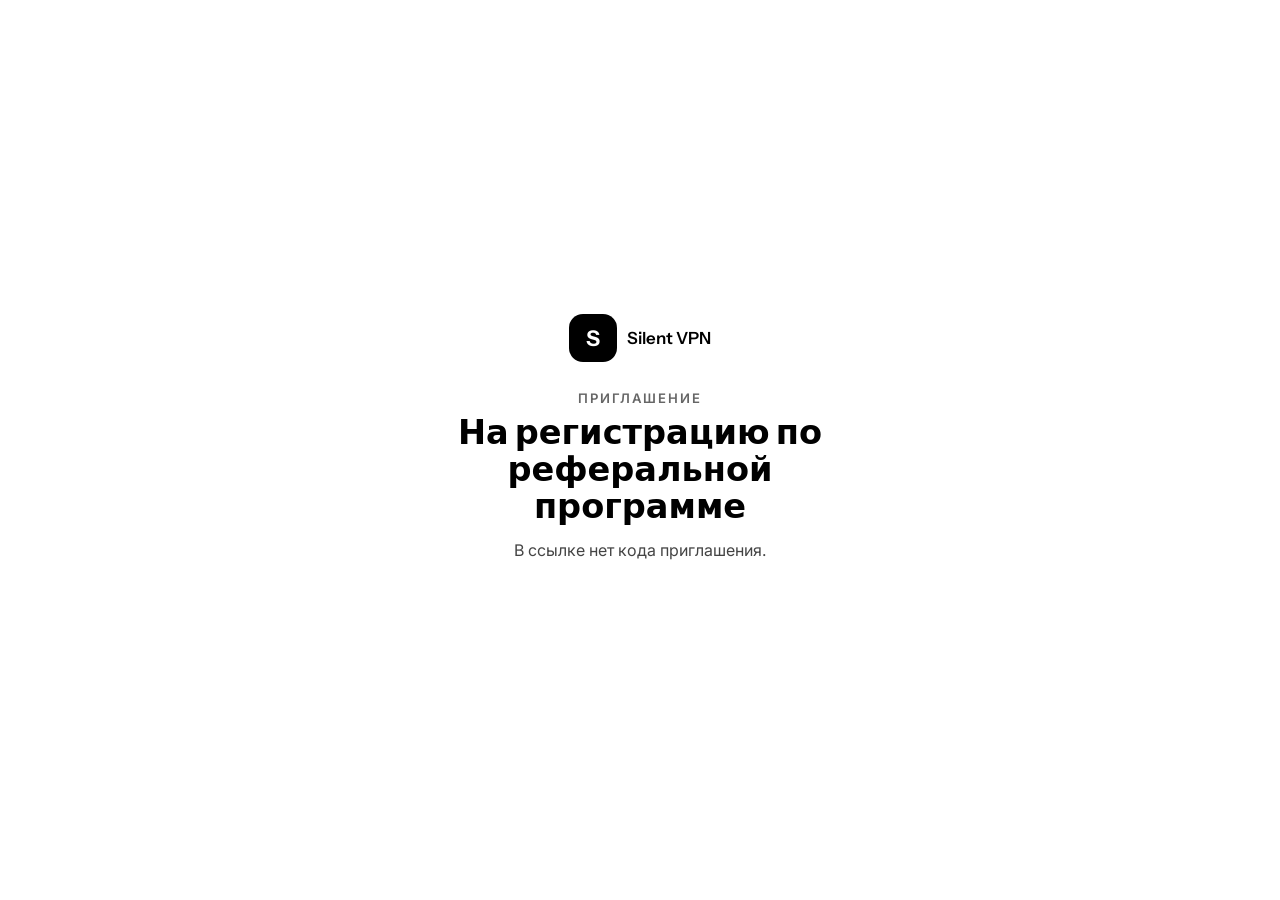
<file: invite.html>
<!DOCTYPE html>
<html lang="ru">
<head>
  <meta charset="UTF-8">
  <meta name="viewport" content="width=device-width, initial-scale=1.0">
  <title>Приглашение — Silent VPN</title>
  <meta name="robots" content="noindex">
  <link rel="icon" href="favicon.svg" type="image/svg+xml">
  <link rel="preconnect" href="https://fonts.googleapis.com">
  <link rel="preconnect" href="https://fonts.gstatic.com" crossorigin>
  <link href="https://fonts.googleapis.com/css2?family=Instrument+Sans:wght@400;500;600;700&family=Inter:wght@400;500;600&display=swap" rel="stylesheet">
  <link rel="stylesheet" href="typography.css?v=1">
  <style>
    :root {
      --bg: #ffffff;
      --fg: #000000;
      --muted: #666666;
    }
    * { box-sizing: border-box; margin: 0; padding: 0; }
    html, body { height: 100%; }
    body {
      background: var(--bg);
      color: var(--fg);
      font-family: var(--font-body);
      font-weight: var(--weight-body);
      -webkit-font-smoothing: antialiased;
    }
    .wrap {
      min-height: 100%;
      display: grid;
      place-items: center;
      padding: 32px 20px;
    }
    .card { width: min(460px, 100%); text-align: center; }
    .brand {
      display: inline-flex;
      align-items: center;
      gap: 10px;
      margin-bottom: 28px;
      text-decoration: none;
      color: inherit;
    }
    .logo {
      width: 48px;
      height: 48px;
      border-radius: 14px;
      background: #000;
      color: #fff;
      display: grid;
      place-items: center;
      font-family: var(--font-display);
      font-weight: var(--weight-display);
      font-size: var(--type-subsection);
    }
    .brand span { font-family: var(--font-display); font-weight: var(--weight-emphasis); font-size: var(--type-lead); }
    .kicker {
      margin-bottom: 8px;
      font-size: var(--type-meta);
      font-weight: var(--weight-emphasis);
      letter-spacing: 0.14em;
      text-transform: uppercase;
      color: var(--muted);
    }
    h1 {
      font-family: var(--font-display);
      font-size: var(--type-section);
      line-height: 1.1;
      font-weight: var(--weight-display);
      margin-bottom: 12px;
    }
    .lead { color: #444; font-size: var(--type-body); line-height: var(--leading-body); margin-bottom: 22px; }
    .code {
      font-family: var(--font-display);
      font-size: var(--type-section);
      letter-spacing: 0.14em;
      font-weight: var(--weight-display);
      margin-bottom: 22px;
    }
    button {
      width: 100%;
      border: 0;
      border-radius: 14px;
      padding: 14px 18px;
      background: #000;
      color: #fff;
      font: inherit;
      font-size: var(--type-action);
      font-weight: var(--weight-emphasis);
      cursor: pointer;
    }
    button[hidden] { display: none; }
  </style>
</head>
<body>
  <div class="wrap">
    <div class="card">
      <a class="brand" href="/">
        <div class="logo" aria-hidden="true">S</div>
        <span>Silent VPN</span>
      </a>
      <p class="kicker">Приглашение</p>
      <h1>На регистрацию по реферальной программе</h1>
      <p class="lead" id="lead">Код уже в ссылке. Откройте приложение — он встанет в поле регистрации.</p>
      <p class="code" id="code">—</p>
      <button type="button" id="open">Открыть приложение</button>
    </div>
  </div>
  <script>
    (function () {
      var params = new URLSearchParams(location.search);
      var code = (params.get("code") || params.get("ref") || "").trim().toUpperCase();
      var label = document.getElementById("code");
      var lead = document.getElementById("lead");
      var btn = document.getElementById("open");
      if (!/^[A-Z0-9]{4,32}$/.test(code)) {
        lead.textContent = "В ссылке нет кода приглашения.";
        label.hidden = true;
        btn.hidden = true;
        return;
      }
      label.textContent = code;
      var appUrl = "silentvpn://ref?code=" + encodeURIComponent(code);
      var intentUrl = "intent://ref?code=" + encodeURIComponent(code) +
        "#Intent;scheme=silentvpn;package=com.silent.vpn;end";
      var android = /Android/i.test(navigator.userAgent);
      var hive = "https://89-125-188-100.nip.io";
      var cells = [
        "http://87.58.213.193:9100",
        "http://78.17.74.27:9100"
      ];
      function openApp() {
        location.href = android ? intentUrl : appUrl;
      }
      btn.addEventListener("click", openApp);
      function probe(base) {
        var ctrl = new AbortController();
        var timer = setTimeout(function () { ctrl.abort(); }, 4000);
        return fetch(base + "/api/health", { cache: "no-store", signal: ctrl.signal })
          .then(function (r) { return r.ok; })
          .catch(function () { return false; })
          .finally(function () { clearTimeout(timer); });
      }
      function hop(index) {
        if (index >= cells.length) return;
        var url = cells[index] + "/api/auth/r/" + encodeURIComponent(code);
        var moved = false;
        function left() { moved = true; }
        window.addEventListener("pagehide", left);
        setTimeout(function () {
          window.removeEventListener("pagehide", left);
          if (!moved) hop(index + 1);
        }, 5000);
        location.href = url;
      }
      probe(hive).then(function (ok) {
        if (ok) {
          openApp();
          return;
        }
        hop(0);
      });
    })();
  </script>
</body>
</html>
</file>
<file: typography.css>
/* Shared type roles for the landing, guides, legal pages, and invitation. */
:root {
  --font-display: "Instrument Sans", system-ui, sans-serif;
  --font-body: "Inter", system-ui, sans-serif;
  --type-page: clamp(2.2rem, 8vw, 5.2rem);
  --type-section: clamp(1.55rem, 3.2vw, 2.1rem);
  --type-subsection: 1.35rem;
  --type-lead: 1.05rem;
  --type-body: 1rem;
  --type-action: 0.92rem;
  --type-meta: 0.82rem;
  --weight-body: 400;
  --weight-emphasis: 600;
  --weight-display: 700;
  --leading-body: 1.65;
}
</file>
<file: guide.css>
/* Guide — mockups match PC/Android Silent VPN client (LoginScreen / MainScreen) */

.view {
  transition: opacity 0.45s cubic-bezier(0.16, 1, 0.3, 1),
              transform 0.45s cubic-bezier(0.16, 1, 0.3, 1);
}
.view[hidden],
.demo-screen [hidden] { display: none !important; }
.view.is-leaving {
  opacity: 0;
  transform: translateY(12px);
  pointer-events: none;
}
.view.is-entering {
  animation: viewIn 0.55s cubic-bezier(0.16, 1, 0.3, 1) both;
}
@keyframes viewIn {
  from { opacity: 0; transform: translateY(18px); }
  to { opacity: 1; transform: translateY(0); }
}

.nav-link {
  display: inline-flex;
  align-items: center;
  gap: 8px;
  padding: 8px 14px;
  border: 1px solid var(--line);
  border-radius: 999px;
  font-size: var(--type-action);
  font-weight: var(--weight-emphasis);
  color: var(--fg);
  text-decoration: none;
  background: rgba(255, 255, 255, 0.6);
  backdrop-filter: blur(8px);
  cursor: pointer;
  transition: border-color 0.25s ease, transform 0.35s cubic-bezier(0.16, 1, 0.3, 1);
}
.nav-link:hover {
  border-color: rgba(0, 0, 0, 0.2);
  transform: translateY(-1px);
}
.header-actions {
  display: flex;
  align-items: center;
  gap: 10px;
  flex-wrap: wrap;
  justify-content: flex-end;
}

.guide-page {
  max-width: 1120px;
  margin: 0 auto;
  padding: 32px 24px 80px;
  position: relative;
  z-index: 2;
}

.guide-hero {
  display: grid;
  grid-template-columns: minmax(0, 1fr);
  gap: 18px;
  max-width: 640px;
  padding: 20px 0 40px;
}
.guide-hero h1 {
  font-family: var(--font-display);
  font-size: var(--type-page);
  line-height: 0.95;
  letter-spacing: -0.045em;
  font-weight: var(--weight-display);
  hyphens: auto;
  overflow-wrap: anywhere;
}

.guide-toc {
  display: flex;
  flex-wrap: wrap;
  gap: 8px;
  padding: 8px 0 32px;
  position: sticky;
  top: 0;
  z-index: 5;
  background: linear-gradient(to bottom, rgba(255,255,255,0.94) 60%, rgba(255,255,255,0));
  backdrop-filter: blur(10px);
}
.toc-chip {
  appearance: none;
  border: 1px solid var(--line);
  background: rgba(255, 255, 255, 0.75);
  color: var(--muted);
  font-family: var(--font-body);
  font-size: var(--type-action);
  font-weight: var(--weight-emphasis);
  padding: 8px 14px;
  border-radius: 999px;
  cursor: pointer;
  transition: color 0.2s ease, border-color 0.2s ease, background 0.2s ease;
}
.toc-chip:hover,
.toc-chip.is-active {
  color: #fff;
  background: #000;
  border-color: #000;
}

.guide-section {
  display: grid;
  grid-template-columns: minmax(0, 0.95fr) minmax(0, 1.05fr);
  gap: 40px;
  align-items: start;
  padding: 48px 0;
  border-top: 1px solid var(--line);
}
.guide-section.reverse { direction: rtl; }
.guide-section.reverse > * { direction: ltr; }
@media (max-width: 860px) {
  .guide-section,
  .guide-section.reverse {
    grid-template-columns: 1fr;
    direction: ltr;
    gap: 24px;
    padding: 36px 0;
  }
}

.guide-section-num {
  font-family: var(--font-display);
  font-size: 0.72rem;
  font-weight: 700;
  letter-spacing: 0.14em;
  color: var(--muted);
  margin-bottom: 12px;
}
.guide-section h2 {
  font-family: var(--font-display);
  font-size: var(--type-section);
  letter-spacing: -0.03em;
  font-weight: var(--weight-display);
  line-height: 1.1;
  margin-bottom: 14px;
}
.guide-section-text {
  font-size: var(--type-body);
  line-height: var(--leading-body);
  color: var(--muted);
  display: grid;
  gap: 12px;
  max-width: 70ch;
}
.guide-section-text strong { color: var(--fg); font-weight: var(--weight-emphasis); }
.guide-section-text h3,
.guide-section-text .payment-subtitle {
  font-family: var(--font-display);
  font-size: var(--type-subsection);
  font-weight: var(--weight-emphasis);
  line-height: 1.2;
  color: var(--fg);
}
.guide-bullets {
  list-style: none;
  display: grid;
  gap: 10px;
  margin-top: 4px;
}
.guide-bullets li {
  position: relative;
  padding-left: 22px;
  font-size: var(--type-body);
  line-height: var(--leading-body);
  color: var(--muted);
}
.guide-bullets li::before {
  content: "";
  position: absolute;
  left: 0;
  top: 0.55em;
  width: 8px;
  height: 8px;
  border-radius: 50%;
  background: #000;
}

/* —— Demo shell —— */
.demo-shell {
  position: relative;
  padding: 12px;
  border-radius: 28px;
  background: rgba(0, 0, 0, 0.03);
  border: 1px solid var(--line);
  box-shadow: 0 24px 64px rgba(0, 0, 0, 0.07);
}
.demo-stage {
  position: relative;
  border-radius: 20px;
  background: #fff;
  border: 1px solid rgba(0, 0, 0, 0.06);
  min-height: 420px;
  overflow: hidden;
}

.demo-caption {
  position: absolute;
  left: 14px;
  right: 14px;
  bottom: 12px;
  z-index: 6;
  display: flex;
  align-items: center;
  gap: 10px;
  padding: 11px 14px;
  border-radius: 14px;
  background: rgba(255, 255, 255, 0.94);
  border: 1px solid rgba(0, 0, 0, 0.08);
  backdrop-filter: blur(12px);
  box-shadow: 0 10px 32px rgba(0, 0, 0, 0.08);
  font-size: 0.82rem;
  font-weight: 600;
  color: var(--fg);
  opacity: 0;
  transform: translateY(8px);
  transition: opacity 0.3s ease, transform 0.4s cubic-bezier(0.16, 1, 0.3, 1);
}
.demo-caption.is-on { opacity: 1; transform: translateY(0); }
.demo-caption-dot {
  width: 8px;
  height: 8px;
  border-radius: 50%;
  background: #000;
  flex-shrink: 0;
  animation: pulse 1.8s ease-in-out infinite;
}

.demo-cursor {
  position: absolute;
  width: 22px;
  height: 22px;
  z-index: 8;
  pointer-events: none;
  opacity: 0;
  filter: drop-shadow(0 4px 8px rgba(0,0,0,0.2));
  transition: opacity 0.2s ease;
}
.demo-cursor.is-on { opacity: 1; }
.demo-cursor svg { width: 22px; height: 22px; fill: #000; }
.demo-cursor::after {
  content: "";
  position: absolute;
  left: 2px;
  top: 2px;
  width: 28px;
  height: 28px;
  border-radius: 50%;
  border: 2px solid rgba(0, 0, 0, 0.35);
  opacity: 0;
  transform: scale(0.4);
}
.demo-cursor.is-click::after {
  animation: clickRing 0.55s cubic-bezier(0.16, 1, 0.3, 1);
}
@keyframes clickRing {
  0% { opacity: 0.7; transform: scale(0.35); }
  100% { opacity: 0; transform: scale(1.5); }
}

/* Phone frame */
.demo-device {
  width: min(300px, 78%);
  margin: 28px auto 70px;
  border-radius: 28px;
  border: 1.5px solid #111;
  background: #fff;
  box-shadow: 0 20px 40px rgba(0, 0, 0, 0.1);
  padding: 10px 10px 14px;
  position: relative;
  z-index: 2;
}
.demo-device::before {
  content: "";
  display: block;
  width: 72px;
  height: 6px;
  border-radius: 999px;
  background: #111;
  margin: 4px auto 10px;
}
.demo-screen {
  border-radius: 18px;
  background: #fff;
  min-height: 340px;
  max-height: 420px;
  overflow-y: auto;
  padding: 18px 14px 16px;
  position: relative;
}
.demo-screen.is-app {
  padding: 0;
  overflow: hidden;
  min-height: 340px;
}
.demo-screen.is-app > .demo-home {
  min-height: 340px;
  height: 100%;
}
.demo-page {
  position: relative;
  padding: 14px 12px 16px;
  min-height: 340px;
}
.demo-radio {
  display: flex;
  align-items: flex-start;
  gap: 8px;
  padding: 8px 0;
}
.demo-radio-mark {
  width: 18px;
  height: 18px;
  border-radius: 50%;
  border: 2px solid #9CA3AF;
  display: grid;
  place-items: center;
  flex-shrink: 0;
  margin-top: 1px;
  box-sizing: border-box;
}
.demo-radio-mark span {
  width: 8px;
  height: 8px;
  border-radius: 50%;
  background: transparent;
}
.demo-radio-mark.is-on {
  border-color: #111;
}
.demo-radio-mark.is-on span {
  background: #111;
}
.demo-radio-title {
  font-size: 0.78rem;
  font-weight: 600;
  color: #111;
  line-height: 1.2;
}
.demo-radio-sub {
  font-size: 0.68rem;
  color: #6B7280;
  margin-top: 2px;
  line-height: 1.25;
}
.demo-divider {
  height: 1px;
  background: rgba(0, 0, 0, 0.12);
  margin: 8px 0;
}
.demo-btn-outline {
  width: 100%;
  border: 1px solid rgba(0, 0, 0, 0.28);
  border-radius: 12px;
  background: transparent;
  color: #111;
  font-family: var(--font-display);
  font-weight: 600;
  font-size: 0.78rem;
  padding: 10px;
  text-align: center;
  margin-top: 8px;
}
.demo-dialog {
  position: absolute;
  inset: 0;
  z-index: 6;
  background: rgba(0, 0, 0, 0.46);
  display: flex;
  align-items: center;
  justify-content: center;
  padding: 18px;
}
.demo-dialog-card {
  width: 100%;
  background: #fff;
  border-radius: 22px;
  padding: 16px 16px 12px;
  box-shadow: 0 8px 28px rgba(0, 0, 0, 0.22);
}
.demo-dialog-title {
  font-size: 1.05rem;
  font-weight: 500;
  line-height: 1.25;
  margin-bottom: 8px;
  color: #111;
}
.demo-dialog-text {
  font-size: 0.72rem;
  color: #6B7280;
  line-height: 1.4;
  margin: 0 0 14px;
}
.demo-dialog-actions {
  display: flex;
  justify-content: flex-end;
  align-items: center;
  gap: 10px;
  font-size: 0.75rem;
  color: #6B7280;
}
.demo-dialog-ok {
  background: #111;
  color: #fff;
  border-radius: 16px;
  padding: 5px 12px;
  font-weight: 600;
}

/* Exact SilentLogo: 56×56, radius 16, bold white S on black */
.demo-logo-wrap {
  display: flex;
  flex-direction: column;
  align-items: center;
  margin-bottom: 12px;
}
.demo-logo-s {
  width: 56px;
  height: 56px;
  border-radius: 16px;
  background: #000;
  color: #fff;
  display: grid;
  place-items: center;
  font-family: var(--font-display);
  font-weight: 700;
  font-size: 22px;
  line-height: 1;
  letter-spacing: 0;
  user-select: none;
}
.demo-brand-name {
  margin-top: 10px;
  font-family: var(--font-display);
  font-weight: 700;
  font-size: 0.95rem;
  letter-spacing: 0.2em;
  text-transform: uppercase;
  color: #000;
}

/* Bootstrap status — green when ready (#16A34A) */
.demo-boot {
  text-align: center;
  font-size: 0.72rem;
  line-height: 1.35;
  font-weight: 600;
  color: #6B7280;
  min-height: 2.4em;
  margin: 0 0 14px;
  padding: 0 4px;
  transition: color 0.3s ease;
}
.demo-boot.is-ready { color: #16A34A; }
.demo-boot.is-wait { color: #6B7280; }

/* Segment tabs: active = black / white (primaryBtn) */
.demo-tabs {
  display: grid;
  grid-template-columns: 1fr 1fr;
  gap: 0;
  padding: 4px;
  border-radius: 12px;
  background: #f3f4f6;
  margin-bottom: 12px;
}
.demo-tab {
  text-align: center;
  font-size: 0.75rem;
  font-weight: 600;
  padding: 9px 6px;
  border-radius: 9px;
  color: #6B7280;
  background: transparent;
  transition: background 0.25s ease, color 0.25s ease, box-shadow 0.25s ease;
}
.demo-tab.is-active {
  background: #000;
  color: #fff;
  box-shadow: 0 2px 8px rgba(0, 0, 0, 0.12);
}

.demo-field {
  background: #f3f4f6;
  border: 1px solid transparent;
  border-radius: 12px;
  padding: 11px 12px;
  margin-bottom: 8px;
  font-size: 0.78rem;
  color: #9CA3AF;
  min-height: 42px;
  display: flex;
  align-items: center;
  transition: border-color 0.25s ease, box-shadow 0.25s ease, color 0.2s ease;
  white-space: nowrap;
  overflow: hidden;
}
.demo-field.is-focus {
  border-color: #000;
  box-shadow: 0 0 0 2px rgba(0, 0, 0, 0.06);
  color: #000;
  background: #fff;
}
.demo-field .caret {
  display: inline-block;
  width: 1.5px;
  height: 14px;
  background: #000;
  margin-left: 1px;
  animation: caretBlink 0.9s steps(1) infinite;
}
@keyframes caretBlink {
  0%, 50% { opacity: 1; }
  51%, 100% { opacity: 0; }
}

.demo-row {
  display: flex;
  align-items: center;
  justify-content: space-between;
  gap: 8px;
  margin: 6px 0 10px;
  font-size: 0.68rem;
  color: #6B7280;
}
.demo-row .link { color: #4680C2; font-weight: 600; }

.demo-btn {
  width: 100%;
  border: none;
  border-radius: 12px;
  background: #000;
  color: #fff;
  font-family: var(--font-display);
  font-weight: 600;
  font-size: 0.84rem;
  padding: 13px;
  text-align: center;
  transition: transform 0.2s ease, opacity 0.25s ease, box-shadow 0.25s ease;
}
.demo-btn.is-press {
  transform: scale(0.97);
  box-shadow: 0 0 0 5px rgba(0, 0, 0, 0.08);
}
.demo-btn.is-wait {
  opacity: 0.4;
  pointer-events: none;
}

/* Main / toggle — 120×60 track, 48 knob, travel 64.
   Status sits above the switch, same as PC/Android home. */
.demo-home {
  min-height: 340px;
  display: flex;
  flex-direction: column;
}
.demo-titlebar {
  position: relative;
  height: 36px;
  flex-shrink: 0;
  display: flex;
  align-items: center;
  padding: 0 8px;
  border-bottom: 1px solid rgba(0, 0, 0, 0.08);
}
.demo-titlebar-title {
  position: absolute;
  left: 50%;
  transform: translateX(-50%);
  font-family: var(--font-display);
  font-size: 0.62rem;
  font-weight: 700;
  letter-spacing: 0.18em;
  text-transform: uppercase;
  color: #111;
  pointer-events: none;
  white-space: nowrap;
}
.demo-menu-trigger {
  width: 28px;
  height: 28px;
  border: 0;
  background: transparent;
  display: inline-flex;
  flex-direction: column;
  justify-content: center;
  align-items: flex-start;
  gap: 3px;
  padding: 6px 4px;
  cursor: default;
}
.demo-menu-trigger span {
  display: block;
  width: 14px;
  height: 1.6px;
  background: #111;
  border-radius: 999px;
}
.demo-home-body {
  flex: 1;
  display: flex;
  flex-direction: column;
  align-items: center;
  justify-content: center;
  gap: 24px;
  padding: 0 14px 32px;
}
.demo-drawer-dim {
  position: absolute;
  inset: 0;
  z-index: 4;
  background: rgba(0, 0, 0, 0.2);
}
.demo-drawer {
  position: absolute;
  top: 0;
  left: 0;
  bottom: 0;
  width: 78%;
  z-index: 5;
  background: #fff;
  border-right: 1px solid rgba(0, 0, 0, 0.12);
  display: flex;
  flex-direction: column;
  box-shadow: 10px 0 28px rgba(0, 0, 0, 0.08);
}
.demo-drawer-head {
  display: flex;
  align-items: flex-start;
  justify-content: space-between;
  gap: 8px;
  padding: 12px;
  border-bottom: 1px solid rgba(0, 0, 0, 0.08);
}
.demo-drawer-email {
  font-size: 0.7rem;
  font-weight: 700;
  color: #111;
  max-width: 132px;
  overflow: hidden;
  text-overflow: ellipsis;
  white-space: nowrap;
}
.demo-drawer-meta {
  font-size: 0.62rem;
  color: #9CA3AF;
  margin-top: 2px;
}
.demo-drawer-close {
  width: 22px;
  height: 22px;
  border: 0;
  background: transparent;
  color: #111;
  font-size: 16px;
  line-height: 1;
  flex-shrink: 0;
}
.demo-drawer-nav {
  flex: 1;
  overflow-y: auto;
  padding: 4px 6px 8px;
  display: flex;
  flex-direction: column;
}
.demo-drawer-item {
  display: flex;
  align-items: center;
  justify-content: space-between;
  gap: 8px;
  padding: 7px 10px;
  border-radius: 8px;
  font-size: 0.68rem;
  font-weight: 500;
  color: #111;
  line-height: 1.25;
}
.demo-drawer-item > span:last-child {
  color: #9CA3AF;
  font-size: 0.78rem;
  font-weight: 500;
}
.demo-drawer-item.is-hot {
  background: #f3f4f6;
}
.demo-drawer-logout {
  color: #EF4444;
  margin-top: auto;
}
.demo-toggle {
  width: 120px;
  height: 60px;
  border-radius: 999px;
  background: #cccccc;
  border: none;
  position: relative;
  transition: background 0.45s cubic-bezier(0.16, 1, 0.3, 1);
}
.demo-toggle.is-on { background: #000; }
.demo-toggle-knob {
  position: absolute;
  top: 6px;
  left: 6px;
  width: 48px;
  height: 48px;
  border-radius: 50%;
  background: #fff;
  box-shadow: 0 4px 14px rgba(0, 0, 0, 0.18);
  transition: transform 0.5s cubic-bezier(0.16, 1, 0.3, 1);
}
.demo-toggle.is-on .demo-toggle-knob { transform: translateX(64px); }

/* Spinner ring sits ON the round knob itself (not on the elongated pill —
   rotating a border-highlight around a stadium shape looks like a swooping bird). */
.demo-knob-spin {
  position: absolute;
  inset: -4px;
  border-radius: 50%;
  border: 3px solid transparent;
  border-top-color: rgba(0, 0, 0, 0.55);
  opacity: 0;
}
.demo-toggle.is-on .demo-knob-spin { border-top-color: rgba(255, 255, 255, 0.7); }
.demo-toggle.is-connecting .demo-knob-spin {
  opacity: 1;
  animation: spinKnob 0.8s linear infinite;
}
@keyframes spinKnob { to { transform: rotate(360deg); } }
.demo-status {
  font-family: var(--font-display);
  font-weight: 600;
  font-size: 0.72rem;
  letter-spacing: 0.14em;
  color: rgba(0, 0, 0, 0.4);
  transition: color 0.25s ease;
}
.demo-status.is-on { color: #16A34A; }

/* Exclusions */
.demo-menu { display: grid; gap: 4px; }
.demo-menu-item {
  display: flex;
  align-items: center;
  justify-content: space-between;
  padding: 11px 12px;
  border-radius: 12px;
  font-size: 0.78rem;
  font-weight: 600;
  color: #000;
  border: 1px solid transparent;
  transition: background 0.25s ease, border-color 0.25s ease;
}
.demo-menu-item.is-hot {
  background: #f3f4f6;
  border-color: rgba(0, 0, 0, 0.1);
}
.demo-check {
  width: 18px;
  height: 18px;
  border-radius: 5px;
  border: 1.5px solid rgba(0, 0, 0, 0.3);
  display: grid;
  place-items: center;
}
.demo-check.is-on {
  background: #000;
  border-color: #000;
}
.demo-check.is-on::after {
  content: "";
  width: 8px;
  height: 5px;
  border-left: 2px solid #fff;
  border-bottom: 2px solid #fff;
  transform: rotate(-45deg) translateY(-1px);
}
.demo-back {
  font-size: 0.72rem;
  font-weight: 600;
  color: #6B7280;
  margin-bottom: 10px;
}
.demo-excl-title {
  font-family: var(--font-display);
  font-weight: 700;
  font-size: 1rem;
  letter-spacing: -0.02em;
  margin-bottom: 4px;
}
.demo-excl-sub {
  font-size: 0.7rem;
  color: #6B7280;
  line-height: 1.4;
  margin-bottom: 12px;
}
.demo-chip-row {
  display: flex;
  gap: 8px;
  margin-bottom: 10px;
}
.demo-chip {
  padding: 6px 11px;
  border-radius: 10px;
  border: 1px solid rgba(0, 0, 0, 0.2);
  font-size: 0.72rem;
  font-weight: 700;
  color: #111;
  background: transparent;
}
.demo-chip.is-active {
  background: #000;
  color: #fff;
  border-color: #000;
}
.demo-select-all {
  display: flex;
  align-items: center;
  justify-content: space-between;
  margin: 4px 0 8px;
  font-size: 0.75rem;
  font-weight: 600;
  color: #111;
}
.demo-search {
  background: #f3f4f6;
  border-radius: 10px;
  padding: 9px 12px;
  font-size: 0.72rem;
  color: #9CA3AF;
  margin-bottom: 10px;
}

/* Subscription / bonuses / sessions — same client chrome */
.payment-prices {
  width: 100%;
  margin: 20px 0;
  border-collapse: collapse;
  font-size: var(--type-body);
}
.payment-prices caption {
  text-align: left;
  font-weight: 600;
  padding-bottom: 10px;
}
.payment-prices th,
.payment-prices td {
  padding: 10px 8px;
  border-bottom: 1px solid #e5e7eb;
  text-align: left;
}
.payment-prices thead th { font-weight: 600; }
.payment-prices tbody th { font-weight: 400; }
.payment-subtitle { margin: 28px 0 12px; }
.demo-tiers {
  display: grid;
  grid-template-columns: repeat(2, minmax(0, 1fr));
  gap: 6px;
  margin-top: 10px;
}
.demo-tier {
  padding: 8px 4px;
  border: 1px solid #d1d5db;
  border-radius: 10px;
  text-align: center;
  font-size: 0.65rem;
  color: #4b5563;
}
.demo-tier.is-active { background: #000; color: #fff; border-color: #000; }
.demo-payment-action {
  margin-top: 12px;
  padding: 10px 12px;
  border-radius: 10px;
  background: #000;
  color: #fff;
  text-align: center;
  font-size: 0.72rem;
  font-weight: 600;
}
.demo-payment-action.is-press { opacity: 0.7; }
.demo-pay-text + .demo-pay-text { margin-top: 8px; }
.demo-plans {
  display: grid;
  gap: 8px;
  margin-top: 12px;
}
.demo-plan {
  display: grid;
  grid-template-columns: 1fr auto;
  align-items: center;
  padding: 11px 14px;
  border-radius: 12px;
  background: #000;
  color: #fff;
  font-size: 0.75rem;
  font-weight: 600;
  transition: opacity 0.2s ease, transform 0.2s ease;
}
.demo-plan.is-press {
  transform: scale(0.97);
  opacity: 0.9;
}
.demo-plan-main {
  display: grid;
  gap: 2px;
}
.demo-plan-title {
  font-size: 0.75rem;
  font-weight: 700;
}
.demo-plan-sub {
  font-size: 0.62rem;
  opacity: 0.78;
}
.demo-plan-price {
  display: flex;
  align-items: center;
  gap: 6px;
  font-size: 0.76rem;
  font-weight: 700;
}
.demo-plan-sale {
  font-size: 0.58rem;
  padding: 2px 6px;
  border-radius: 999px;
  border: 1px solid rgba(255, 255, 255, 0.5);
  opacity: 0.95;
}
.demo-hint {
  margin-top: 10px;
  font-size: 0.62rem;
  line-height: 1.45;
  color: #6B7280;
}
.guide-alerts {
  display: grid;
  gap: 8px;
  margin-top: 6px;
}
.guide-alert {
  font-size: var(--type-body);
  line-height: var(--leading-body);
  color: #4B5563;
  background: rgba(0, 0, 0, 0.03);
  border: 1px solid rgba(0, 0, 0, 0.08);
  border-radius: 12px;
  padding: 10px 12px;
}
.demo-hint.tight { margin-top: 0; margin-bottom: 6px; }
.demo-intro {
  font-size: 0.68rem;
  line-height: 1.45;
  color: #6B7280;
  margin: 0 0 12px;
}
.demo-label {
  font-size: 0.78rem;
  font-weight: 700;
  color: #000;
  margin-bottom: 2px;
}
.demo-field-sm {
  font-size: 0.68rem;
  min-height: 36px;
  padding: 8px 10px;
  margin-bottom: 6px;
}
.demo-btn-sm {
  font-size: 0.72rem;
  padding: 10px;
  margin-bottom: 6px;
}
.demo-copy-msg {
  text-align: center;
  font-size: 0.68rem;
  color: #6B7280;
  margin: 2px 0 8px;
  min-height: 1.2em;
}
.demo-copy-msg[hidden] {
  display: block !important;
  visibility: hidden;
}
.demo-stats {
  font-size: 0.65rem;
  color: #6B7280;
  margin: 4px 0 2px;
}
.demo-pay-card {
  margin-top: 24px;
  padding: 18px 14px;
  border-radius: 16px;
  text-align: center;
  border: 1px solid rgba(70, 128, 194, 0.18);
  background: rgba(70, 128, 194, 0.05);
}
.demo-pay-card.is-ok {
  border-color: rgba(22, 163, 74, 0.22);
  background: rgba(22, 163, 74, 0.06);
}
.demo-pay-icon {
  width: 36px;
  height: 36px;
  border-radius: 50%;
  margin: 0 auto 10px;
  display: grid;
  place-items: center;
  font-size: 0.95rem;
  background: rgba(70, 128, 194, 0.12);
}
.demo-pay-icon.is-ok {
  background: rgba(22, 163, 74, 0.14);
  color: #16A34A;
  font-weight: 700;
}
.demo-pay-title {
  font-size: 0.8rem;
  font-weight: 700;
  margin-bottom: 6px;
  color: #000;
}
.demo-pay-text {
  font-size: 0.68rem;
  line-height: 1.45;
  color: #6B7280;
}
.demo-pay-spin {
  width: 14px;
  height: 14px;
  margin: 12px auto 0;
  border-radius: 50%;
  border: 2px solid rgba(70, 128, 194, 0.35);
  border-top-color: transparent;
  animation: spinKnob 0.8s linear infinite;
}
.demo-pay-cancel {
  margin-top: 12px;
  font-size: 0.7rem;
  color: #6B7280;
  font-weight: 600;
}
.demo-sessions { display: grid; gap: 0; margin-top: 4px; }
.demo-session {
  display: flex;
  align-items: center;
  gap: 8px;
  padding: 10px 2px;
  border-bottom: 1px solid #f3f4f6;
}
.demo-dot {
  width: 10px;
  height: 10px;
  border-radius: 50%;
  background: #d1d5db;
  flex-shrink: 0;
}
.demo-dot.is-on { background: #22c55e; }
.demo-session-body { flex: 1; min-width: 0; }
.demo-session-name {
  font-size: 0.78rem;
  font-weight: 600;
  color: #000;
  white-space: nowrap;
  overflow: hidden;
  text-overflow: ellipsis;
}
.demo-you {
  font-weight: 500;
  font-size: 0.65rem;
  color: #6B7280;
}
.demo-session-status {
  font-size: 0.65rem;
  color: #6B7280;
  margin-top: 2px;
}
.demo-session-status.is-on { color: #16A34A; }
.demo-session-label {
  font-size: 0.65rem;
  color: #6B7280;
  margin-top: 2px;
}
.demo-session-act {
  width: 26px;
  height: 26px;
  border-radius: 8px;
  display: grid;
  place-items: center;
  font-size: 0.72rem;
  color: #6B7280;
  flex-shrink: 0;
  transition: background 0.2s ease;
}
.demo-session-act.is-hot,
.demo-session.is-hot .demo-session-act[data-rename] {
  background: #f3f4f6;
}
.demo-session.is-hot {
  background: rgba(0, 0, 0, 0.02);
  border-radius: 10px;
}

.guide-footer-cta {
  margin-top: 28px;
  padding: 28px;
  border-radius: var(--radius);
  border: 1px solid var(--line);
  background: rgba(255, 255, 255, 0.72);
  backdrop-filter: blur(12px);
  display: flex;
  flex-wrap: wrap;
  align-items: center;
  justify-content: space-between;
  gap: 16px;
}
.guide-footer-cta p {
  font-size: var(--type-body);
  color: var(--muted);
  line-height: var(--leading-body);
  max-width: 420px;
}
.guide-footer-cta strong {
  display: block;
  color: var(--fg);
  font-family: var(--font-display);
  font-size: var(--type-subsection);
  font-weight: var(--weight-emphasis);
  margin-bottom: 4px;
  letter-spacing: -0.02em;
}
.cta-row { display: flex; flex-wrap: wrap; gap: 10px; }
.cta-btn {
  display: inline-flex;
  align-items: center;
  gap: 8px;
  padding: 12px 18px;
  border-radius: 999px;
  background: #000;
  color: #fff;
  text-decoration: none;
  font-weight: var(--weight-emphasis);
  font-size: var(--type-action);
}
.cta-btn.ghost {
  background: #fff;
  color: #000;
  border: 1px solid var(--line);
}

@media (prefers-reduced-motion: reduce) {
  .demo-cursor::after { animation: none !important; }
}

#view-bonuses .guide-section,
#view-payment .guide-section {
  align-items: start;
}
#view-bonuses .demo-stage,
#view-payment .demo-stage {
  min-height: 560px;
}
#view-bonuses .demo-screen.is-app,
#view-payment .demo-screen.is-app {
  height: 420px;
  min-height: 420px;
  max-height: 420px;
}

.install-doc {
  max-width: 720px;
}
.install-step {
  padding: 36px 0;
  border-top: 1px solid var(--line);
}
.install-step h2 {
  font-family: var(--font-display);
  font-size: var(--type-section);
  letter-spacing: -0.03em;
  font-weight: var(--weight-display);
  line-height: 1.15;
  margin: 8px 0 12px;
}
.install-step p {
  font-size: var(--type-body);
  line-height: var(--leading-body);
  color: var(--muted);
}
.install-step p + p { margin-top: 10px; }
.router-architectures { display: grid; gap: 10px; margin-top: 8px; }
.router-architectures strong { color: var(--fg); font-weight: var(--weight-emphasis); }
.router-platform { margin-top: 24px; }
.router-platform + .router-platform { margin-top: 32px; }
.router-platform + p { margin-top: 16px; }
.router-platform h3 {
  font-family: var(--font-display);
  font-size: var(--type-subsection);
  font-weight: var(--weight-emphasis);
  line-height: 1.3;
  margin: 0 0 12px;
}
.router-platform .cmd-block + p { margin-top: 12px; }
.router-platform .cmd-block { margin-bottom: 12px; }
.install-step strong { color: var(--fg); font-weight: var(--weight-emphasis); }
.install-step code {
  font-family: ui-monospace, "SF Mono", Menlo, Consolas, monospace;
  font-size: 0.88em;
  color: var(--fg);
  background: rgba(0, 0, 0, 0.05);
  padding: 1px 6px;
  border-radius: 6px;
}
.install-spoiler {
  margin-top: 16px;
  border: 1px solid var(--line);
  border-radius: 14px;
  padding: 0 16px 4px;
  background: rgba(255, 255, 255, 0.55);
}
.install-spoiler > summary {
  cursor: pointer;
  font-weight: var(--weight-emphasis);
  font-size: var(--type-action);
  padding: 12px 0;
  list-style: none;
  color: var(--fg);
}
.install-spoiler > summary::-webkit-details-marker { display: none; }
.install-spoiler > summary::after {
  content: "▾";
  float: right;
  color: var(--muted);
  font-weight: 400;
}
.install-spoiler[open] > summary::after { content: "▴"; }
.install-spoiler ul {
  list-style: none;
  display: grid;
  gap: 8px;
  padding: 0 0 12px;
  margin: 0;
}
.install-spoiler li {
  font-size: var(--type-body);
  line-height: var(--leading-body);
  color: var(--muted);
  padding-left: 16px;
  position: relative;
}
.install-spoiler li::before {
  content: "";
  position: absolute;
  left: 0;
  top: 0.55em;
  width: 6px;
  height: 6px;
  border-radius: 50%;
  background: #000;
}
.cmd-block {
  position: relative;
  margin-top: 16px;
  background: #111;
  color: #f3f3f3;
  border-radius: 16px;
  padding: 16px 18px;
}
.cmd-block pre {
  margin: 0;
  padding-right: 96px;
  font-family: ui-monospace, "SF Mono", Menlo, Consolas, monospace;
  font-size: 0.82rem;
  line-height: 1.6;
  white-space: pre-wrap;
  overflow-wrap: anywhere;
}
.cmd-copy {
  position: absolute;
  top: 10px;
  right: 10px;
  border: 1px solid rgba(255, 255, 255, 0.18);
  background: rgba(255, 255, 255, 0.08);
  color: #fff;
  border-radius: 999px;
  padding: 5px 10px;
  font-size: var(--type-action);
  font-weight: var(--weight-emphasis);
  cursor: pointer;
  font-family: var(--font-body);
}
.cmd-copy:hover { background: rgba(255, 255, 255, 0.16); }

.mac-downloads {
  display: grid;
  grid-template-columns: repeat(2, minmax(0, 1fr));
  gap: 18px;
  max-width: 720px;
  margin: 8px 0 28px;
}
@media (max-width: 720px) {
  .mac-downloads { grid-template-columns: 1fr; }
}
.mac-stage {
  position: relative;
  max-width: 720px;
  margin: 8px 0 28px;
}
.mac-window {
  height: 340px;
  border-radius: 12px;
  background: #e7e7ea;
  border: 1px solid #c8c8cc;
  box-shadow: 0 10px 28px rgba(0, 0, 0, 0.12);
  overflow: hidden;
}
.mac-titlebar {
  position: relative;
  height: 40px;
  background: linear-gradient(180deg, #f3f3f4 0%, #e4e4e7 100%);
  border-bottom: 1px solid #d2d2d6;
}
.mac-dots {
  display: flex;
  gap: 7px;
  padding: 14px 14px 0;
}
.mac-dots span {
  width: 12px;
  height: 12px;
  border-radius: 50%;
}
.mac-dots span:nth-child(1) { background: #ff5f57; }
.mac-dots span:nth-child(2) { background: #febc2e; }
.mac-dots span:nth-child(3) { background: #28c840; }
.mac-wtitle {
  position: absolute;
  left: 0;
  right: 0;
  top: 11px;
  text-align: center;
  font-size: 13px;
  font-weight: 600;
  color: #1d1d1f;
  pointer-events: none;
}
.mac-finder {
  position: relative;
  display: grid;
  grid-template-columns: 1fr auto 1fr;
  align-items: center;
  height: 300px;
  padding: 8px 7% 18px;
}
.mac-slot {
  display: flex;
  flex-direction: column;
  align-items: center;
  gap: 10px;
}
.mac-appico,
.mac-ghost {
  width: 104px;
  height: 104px;
  border-radius: 24px;
  display: grid;
  place-items: center;
  color: #fff;
  font-weight: 600;
  font-size: 58px;
  line-height: 1;
  letter-spacing: -0.04em;
  background: #1c1c1e;
  box-shadow: 0 1px 2px rgba(0, 0, 0, 0.25);
}
.mac-arrow {
  width: 74px;
  height: 62px;
  margin-bottom: 26px;
}
.mac-folder {
  width: 104px;
  height: 104px;
  object-fit: fill;
}
.mac-label {
  font-size: 13px;
  line-height: 1.2;
  color: #1d1d1f;
  text-align: center;
}
.mac-ghost {
  position: absolute;
  top: 62px;
  left: 18%;
  animation: macDrag 8s ease-in-out infinite;
}
.mac-caption {
  position: absolute;
  left: 0;
  right: 0;
  bottom: -28px;
  text-align: center;
  font-size: 0.92rem;
  color: #3a3a3c;
  opacity: 0;
}
.mac-cap-1 { animation: macCap1 8s ease-in-out infinite; }
.mac-cap-2 { animation: macCap2 8s ease-in-out infinite; }
.mac-cap-3 { animation: macCap3 8s ease-in-out infinite; }
@keyframes macDrag {
  0%, 10% { left: 18%; opacity: 0; transform: scale(1); }
  16% { opacity: 1; transform: translateY(-6px) scale(1.04); }
  34% { left: 68%; opacity: 1; transform: translateY(-4px) scale(1); }
  42% { left: 70%; opacity: 0; transform: translateY(4px) scale(0.4); }
  43%, 100% { left: 18%; opacity: 0; }
}
@keyframes macCap1 {
  0%, 30% { opacity: 1; }
  40%, 100% { opacity: 0; }
}
@keyframes macCap2 {
  0%, 38% { opacity: 0; }
  48%, 68% { opacity: 1; }
  78%, 100% { opacity: 0; }
}
@keyframes macCap3 {
  0%, 72% { opacity: 0; }
  82%, 96% { opacity: 1; }
  100% { opacity: 0; }
}
@media (prefers-reduced-motion: reduce) {
  .mac-ghost, .mac-caption { animation: none; }
  .mac-ghost { opacity: 0; }
  .mac-cap-1 { opacity: 1; }
}
@media (max-width: 640px) {
  .mac-appico, .mac-ghost { width: 76px; height: 76px; font-size: 42px; border-radius: 18px; }
  .mac-folder { width: 76px; height: 76px; }
  .mac-arrow { width: 52px; height: 44px; }
  .mac-ghost { top: 78px; }
}

/* iPhone installation follows the existing monochrome guide system. */
.ios-install .guide-hero { padding-top: 56px; }
.ios-intro { color: var(--muted); font-size: var(--type-body); line-height: var(--leading-body); max-width: 58ch; }
.ios-text-link { color: var(--fg); text-underline-offset: 5px; justify-self: start; }
.ios-actions { display: flex; flex-wrap: wrap; gap: 12px; margin-top: 22px; }
.install-button { display: inline-flex; align-items: center; justify-content: center; gap: 14px; min-height: 48px; padding: 13px 20px; border: 1px solid var(--fg); border-radius: 12px; background: var(--fg); color: var(--bg); font-size: var(--type-action); font-weight: var(--weight-emphasis); text-decoration: none; transition: background .2s ease, color .2s ease; }
.install-button:hover { background: var(--bg); color: var(--fg); }
.install-button svg { width: 20px; height: 20px; flex-shrink: 0; fill: none; stroke: currentColor; stroke-width: 1.6; stroke-linecap: round; stroke-linejoin: round; }
.install-button:focus-visible, .ios-text-link:focus-visible, #iosGuide:focus-visible { outline: 2px solid var(--fg); outline-offset: 5px; }
.ios-install .lang-switch button { min-width: 38px; min-height: 32px; border: 0; border-radius: 999px; background: transparent; color: var(--muted); cursor: pointer; font: inherit; }
.ios-install .lang-switch button.is-active { background: var(--fg); color: var(--bg); }
@media (max-width: 540px) { .ios-install .guide-hero { padding-top: 32px; } .ios-actions .install-button { width: 100%; } }
@media (prefers-reduced-motion: reduce) { .install-button { transition: none; } }

.ios-install .brand { flex-shrink: 0; }
.ios-install .brand-name { white-space: nowrap; }
</file>
